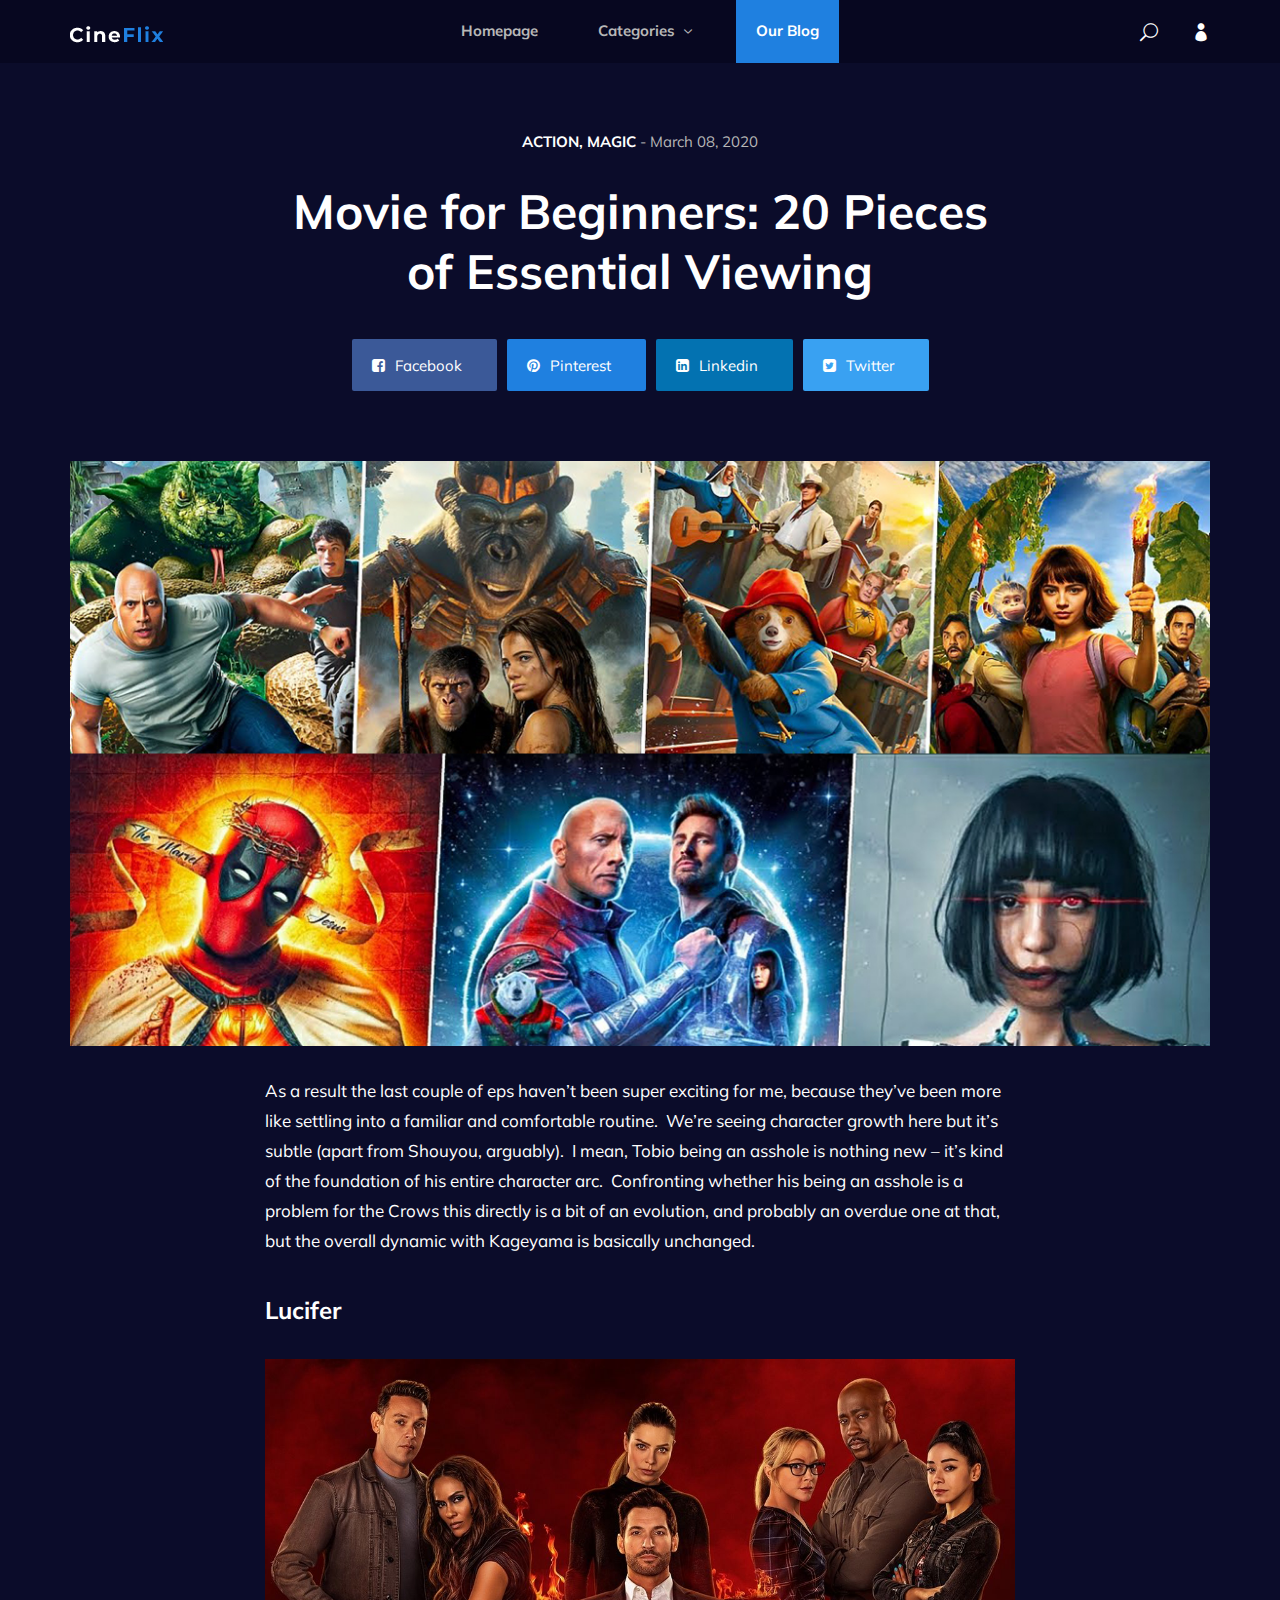
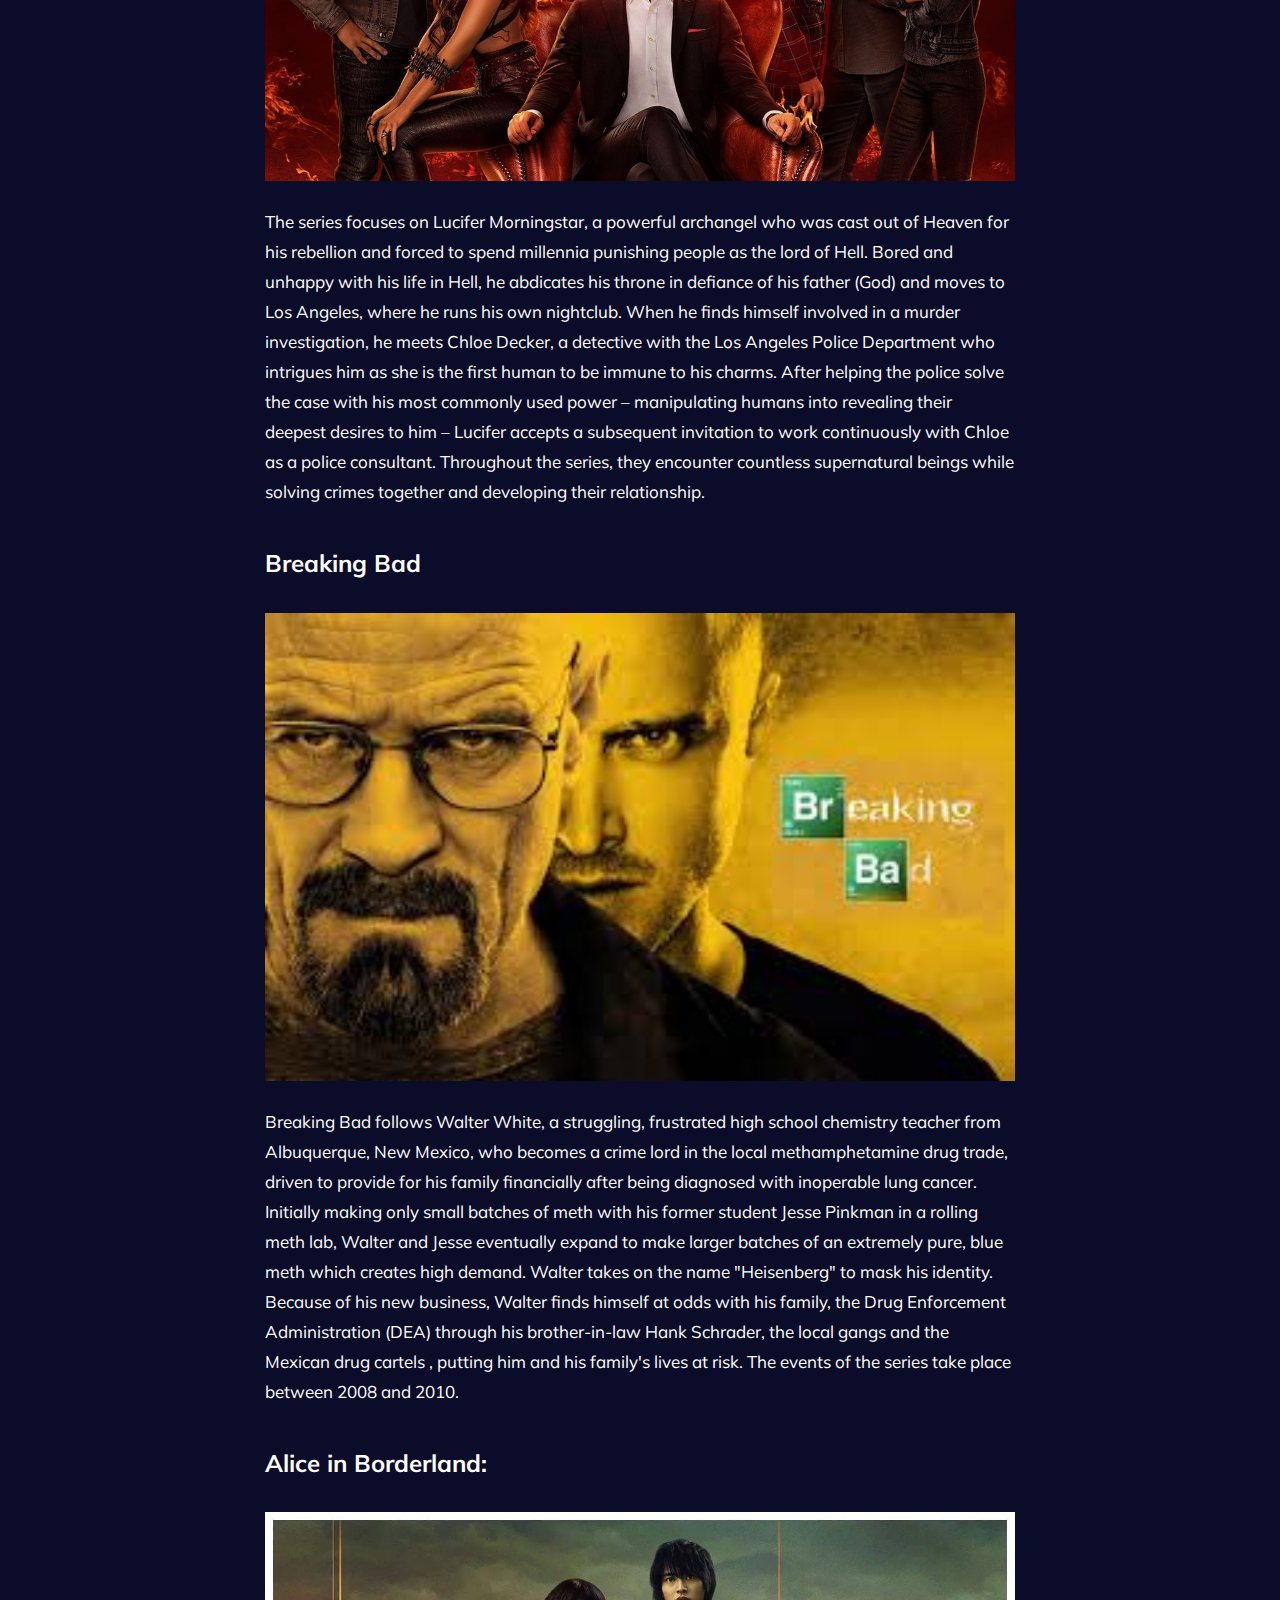
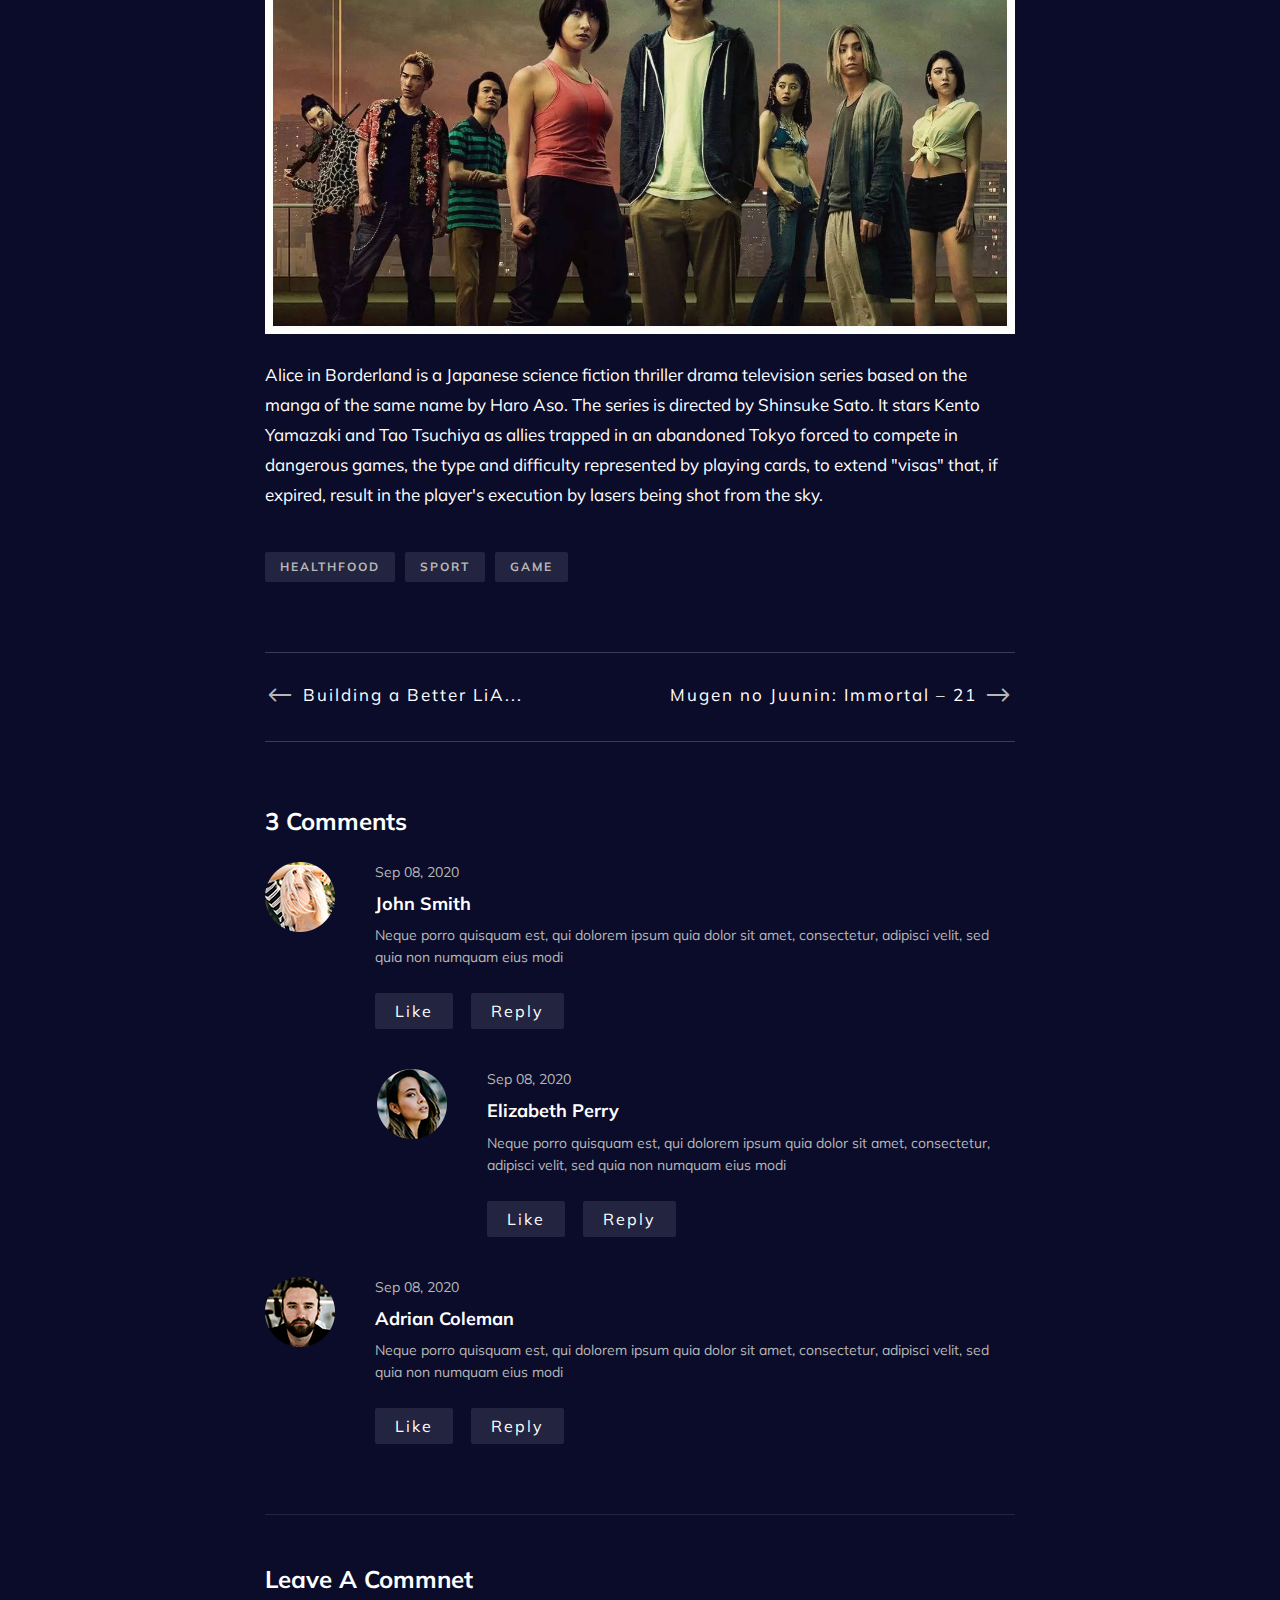
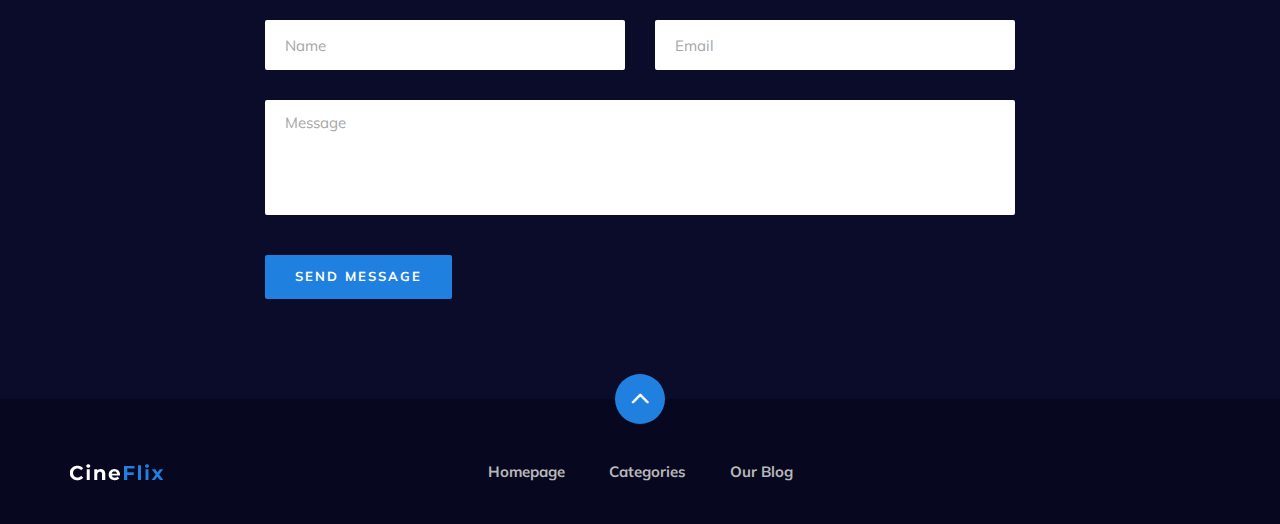
<file: CineFlix/blog-details.html>
<!DOCTYPE html>
<html lang="zxx">

<head>
    <meta charset="UTF-8">
    <meta name="description" content="Anime Template">
    <meta name="keywords" content="Anime, unica, creative, html">
    <meta name="viewport" content="width=device-width, initial-scale=1.0">
    <meta http-equiv="X-UA-Compatible" content="ie=edge">
    <title>CineFlix</title>

    <!-- Google Font -->
    <link href="https://fonts.googleapis.com/css2?family=Oswald:wght@300;400;500;600;700&display=swap" rel="stylesheet">
    <link href="https://fonts.googleapis.com/css2?family=Mulish:wght@300;400;500;600;700;800;900&display=swap"
    rel="stylesheet">

    <!-- Css Styles -->
    <link rel="stylesheet" href="css/bootstrap.min.css" type="text/css">
    <link rel="stylesheet" href="css/font-awesome.min.css" type="text/css">
    <link rel="stylesheet" href="css/elegant-icons.css" type="text/css">
    <link rel="stylesheet" href="css/plyr.css" type="text/css">
    <link rel="stylesheet" href="css/nice-select.css" type="text/css">
    <link rel="stylesheet" href="css/owl.carousel.min.css" type="text/css">
    <link rel="stylesheet" href="css/slicknav.min.css" type="text/css">
    <link rel="stylesheet" href="css/style.css" type="text/css">
</head>

<body>
    <!-- Page Preloder -->
    <div id="preloder">
        <div class="loader"></div>
    </div>

    <!-- Header Section Begin -->
    <header class="header">
        <div class="container">
            <div class="row">
                <div class="col-lg-2">
                    <div class="header__logo">
                        <a href="./index.html">
                            <img src="img/logo.png" alt="">
                        </a>
                    </div>
                </div>
                <div class="col-lg-8">
                    <div class="header__nav">
                        <nav class="header__menu mobile-menu">
                            <ul>
                                <li><a href="index.html">Homepage</a></li>
                                <li><a href="categories.html">Categories <span class="arrow_carrot-down"></span></a>
                                    <ul class="dropdown">
                                        <li><a href="categories.html">Categories</a></li>
                                        <li><a href="anime-details.html">Anime Details</a></li>
                                        <li><a href="anime-watching.html">Anime Watching</a></li>
                                        <li><a href="blog-details.html">Blog Details</a></li>
                                        <li><a href="signup.html">Sign Up</a></li>
                                        <li><a href="login.html">Login</a></li>
                                    </ul>
                                </li>
                                <li class="active"><a href="blog.html">Our Blog</a></li>
                                <!-- <li><a href="#">Contacts</a></li> -->
                            </ul>
                        </nav>
                    </div>
                </div>
                <div class="col-lg-2">
                    <div class="header__right">
                        <a href="#" class="search-switch"><span class="icon_search"></span></a>
                        <a href="login.html"><span class="icon_profile"></span></a>
                    </div>
                </div>
            </div>
            <div id="mobile-menu-wrap"></div>
        </div>
    </header>
    <!-- Header End -->

    <!-- Blog Details Section Begin -->
    <section class="blog-details spad">
        <div class="container">
            <div class="row d-flex justify-content-center">
                <div class="col-lg-8">
                    <div class="blog__details__title">
                        <h6>Action, Magic <span>- March 08, 2020</span></h6>
                        <h2>Movie for Beginners: 20 Pieces of Essential Viewing</h2>
                        <div class="blog__details__social">
                            <a href="#" class="facebook"><i class="fa fa-facebook-square"></i> Facebook</a>
                            <a href="#" class="pinterest"><i class="fa fa-pinterest"></i> Pinterest</a>
                            <a href="#" class="linkedin"><i class="fa fa-linkedin-square"></i> Linkedin</a>
                            <a href="#" class="twitter"><i class="fa fa-twitter-square"></i> Twitter</a>
                        </div>
                    </div>
                </div>
                <div class="col-lg-12">
                    <div class="blog__details__pic">
                        <img src="img/blog/details/blog-details-pic.jpg" alt="">
                    </div>
                </div>
                <div class="col-lg-8">
                    <div class="blog__details__content">
                        <div class="blog__details__text">
                            <p>As a result the last couple of eps haven’t been super exciting for me, because they’ve
                                been more like settling into a familiar and comfortable routine.  We’re seeing character
                                growth here but it’s subtle (apart from Shouyou, arguably).  I mean, Tobio being an
                                asshole is nothing new – it’s kind of the foundation of his entire character arc. 
                                Confronting whether his being an asshole is a problem for the Crows this directly is a
                                bit of an evolution, and probably an overdue one at that, but the overall dynamic with
                            Kageyama is basically unchanged.</p>
                        </div>
                        <div class="blog__details__item__text">
                            <h4>Lucifer</h4>
                            <img src="img/blog/details/luci.jpg" alt="">
                            <p>The series focuses on Lucifer Morningstar, a powerful archangel who was cast out of Heaven for his rebellion and forced to spend millennia punishing people as the lord of Hell. Bored and unhappy with his life in Hell, he abdicates his throne in defiance of his father (God) and moves to Los Angeles, where he runs his own nightclub. When he finds himself involved in a murder investigation, he meets Chloe Decker, a detective with the Los Angeles Police Department who intrigues him as she is the first human to be immune to his charms. After helping the police solve the case with his most commonly used power – manipulating humans into revealing their deepest desires to him – Lucifer accepts a subsequent invitation to work continuously with Chloe as a police consultant. Throughout the series, they encounter countless supernatural beings while solving crimes together and developing their relationship.</p>
                        </div>
                        <div class="blog__details__item__text">
                            <h4>Breaking Bad</h4>
                            <img src="img/blog/details/bb.jpg" alt="">
                            <p>Breaking Bad follows Walter White, a struggling, frustrated high school chemistry teacher from Albuquerque, New Mexico, who becomes a crime lord in the local methamphetamine drug trade, driven to provide for his family financially after being diagnosed with inoperable lung cancer. Initially making only small batches of meth with his former student Jesse Pinkman in a rolling meth lab, Walter and Jesse eventually expand to make larger batches of an extremely pure, blue meth which creates high demand. Walter takes on the name "Heisenberg" to mask his identity. Because of his new business, Walter finds himself at odds with his family, the Drug Enforcement Administration (DEA) through his brother-in-law Hank Schrader, the local gangs and the Mexican drug cartels , putting him and his family's lives at risk. The events of the series take place between 2008 and 2010.</p>
                        </div>
                        <div class="blog__details__item__text">
                            <h4>Alice in Borderland:</h4>
                            <img src="img/blog/details/aib.jpg" alt="">
                            <p>Alice in Borderland  is a Japanese science fiction thriller drama television series based on the manga of the same name by Haro Aso. The series is directed by Shinsuke Sato. It stars Kento Yamazaki and Tao Tsuchiya as allies trapped in an abandoned Tokyo forced to compete in dangerous games, the type and difficulty represented by playing cards, to extend "visas" that, if expired, result in the player's execution by lasers being shot from the sky.</p>
                        </div>
                        <div class="blog__details__tags">
                            <a href="#">Healthfood</a>
                            <a href="#">Sport</a>
                            <a href="#">Game</a>
                        </div>
                        <div class="blog__details__btns">
                            <div class="row">
                                <div class="col-lg-6">
                                    <div class="blog__details__btns__item">
                                        <h5><a href="#"><span class="arrow_left"></span> Building a Better LiA...</a>
                                        </h5>
                                    </div>
                                </div>
                                <div class="col-lg-6">
                                    <div class="blog__details__btns__item next__btn">
                                        <h5><a href="#">Mugen no Juunin: Immortal – 21 <span
                                            class="arrow_right"></span></a></h5>
                                        </div>
                                    </div>
                                </div>
                            </div>
                            <div class="blog__details__comment">
                                <h4>3 Comments</h4>
                                <div class="blog__details__comment__item">
                                    <div class="blog__details__comment__item__pic">
                                        <img src="img/blog/details/comment-1.png" alt="">
                                    </div>
                                    <div class="blog__details__comment__item__text">
                                        <span>Sep 08, 2020</span>
                                        <h5>John Smith</h5>
                                        <p>Neque porro quisquam est, qui dolorem ipsum quia dolor sit amet, consectetur,
                                        adipisci velit, sed quia non numquam eius modi</p>
                                        <a href="#">Like</a>
                                        <a href="#">Reply</a>
                                    </div>
                                </div>
                                <div class="blog__details__comment__item blog__details__comment__item--reply">
                                    <div class="blog__details__comment__item__pic">
                                        <img src="img/blog/details/comment-2.png" alt="">
                                    </div>
                                    <div class="blog__details__comment__item__text">
                                        <span>Sep 08, 2020</span>
                                        <h5>Elizabeth Perry</h5>
                                        <p>Neque porro quisquam est, qui dolorem ipsum quia dolor sit amet, consectetur,
                                        adipisci velit, sed quia non numquam eius modi</p>
                                        <a href="#">Like</a>
                                        <a href="#">Reply</a>
                                    </div>
                                </div>
                                <div class="blog__details__comment__item">
                                    <div class="blog__details__comment__item__pic">
                                        <img src="img/blog/details/comment-3.png" alt="">
                                    </div>
                                    <div class="blog__details__comment__item__text">
                                        <span>Sep 08, 2020</span>
                                        <h5>Adrian Coleman</h5>
                                        <p>Neque porro quisquam est, qui dolorem ipsum quia dolor sit amet, consectetur,
                                        adipisci velit, sed quia non numquam eius modi</p>
                                        <a href="#">Like</a>
                                        <a href="#">Reply</a>
                                    </div>
                                </div>
                            </div>
                            <div class="blog__details__form">
                                <h4>Leave A Commnet</h4>
                                <form action="#">
                                    <div class="row">
                                        <div class="col-lg-6 col-md-6 col-sm-6">
                                            <input type="text" placeholder="Name">
                                        </div>
                                        <div class="col-lg-6 col-md-6 col-sm-6">
                                            <input type="text" placeholder="Email">
                                        </div>
                                        <div class="col-lg-12">
                                            <textarea placeholder="Message"></textarea>
                                            <button type="submit" class="site-btn">Send Message</button>
                                        </div>
                                    </div>
                                </form>
                            </div>
                        </div>
                    </div>
                </div>
            </div>
        </section>
        <!-- Blog Details Section End -->

        <!-- Footer Section Begin -->
        <footer class="footer">
            <div class="page-up">
                <a href="#" id="scrollToTopButton"><span class="arrow_carrot-up"></span></a>
            </div>
            <div class="container">
                <div class="row">
                    <div class="col-lg-3">
                        <div class="footer__logo">
                            <a href="./index.html"><img src="img/logo.png" alt=""></a>
                        </div>
                    </div>
                    <div class="col-lg-6">
                        <div class="footer__nav">
                            <ul>
                                <li class="active"><a href="./index.html">Homepage</a></li>
                                <li><a href="./categories.html">Categories</a></li>
                                <li><a href="./blog.html">Our Blog</a></li>
                                <!-- <li><a href="#">Contacts</a></li> -->
                            </ul>
                        </div>
                    </div>
                    <div class="col-lg-3">
                        <p><!-- Link back to Colorlib can't be removed. Template is licensed under CC BY 3.0. -->
                          <!-- Copyright &copy;<script>document.write(new Date().getFullYear());</script> All rights reserved | This template is made with <i class="fa fa-heart" aria-hidden="true"></i> by <a href="https://colorlib.com" target="_blank">Colorlib</a> -->
                          <!-- Link back to Colorlib can't be removed. Template is licensed under CC BY 3.0. --></p>

                      </div>
                  </div>
              </div>
          </footer>
          <!-- Footer Section End -->

          <!-- Search model Begin -->
          <div class="search-model">
            <div class="h-100 d-flex align-items-center justify-content-center">
                <div class="search-close-switch"><i class="icon_close"></i></div>
                <form class="search-model-form">
                    <input type="text" id="search-input" placeholder="Search here.....">
                </form>
            </div>
        </div>
        <!-- Search model end -->

        <!-- Js Plugins -->
        <script src="js/jquery-3.3.1.min.js"></script>
        <script src="js/bootstrap.min.js"></script>
        <script src="js/player.js"></script>
        <script src="js/jquery.nice-select.min.js"></script>
        <script src="js/mixitup.min.js"></script>
        <script src="js/jquery.slicknav.js"></script>
        <script src="js/owl.carousel.min.js"></script>
        <script src="js/main.js"></script>

    </body>

    </html>
</file>
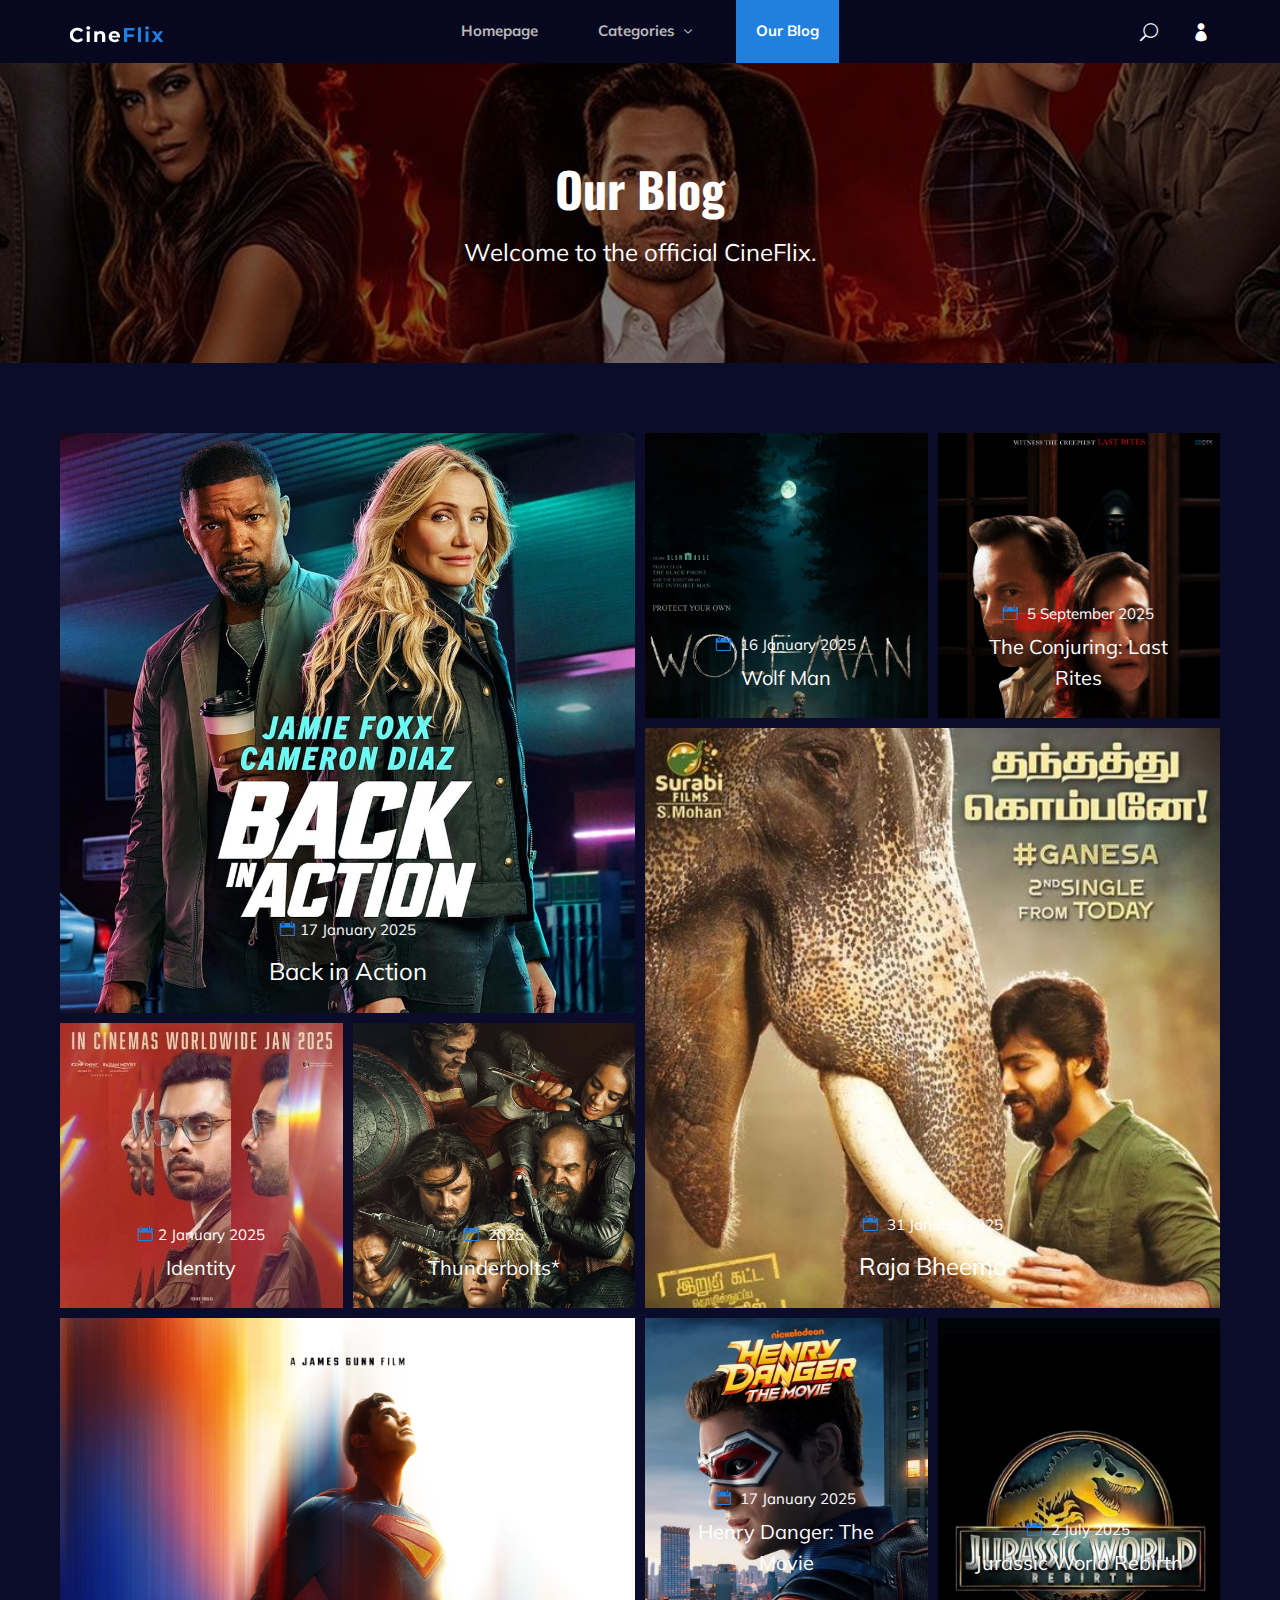
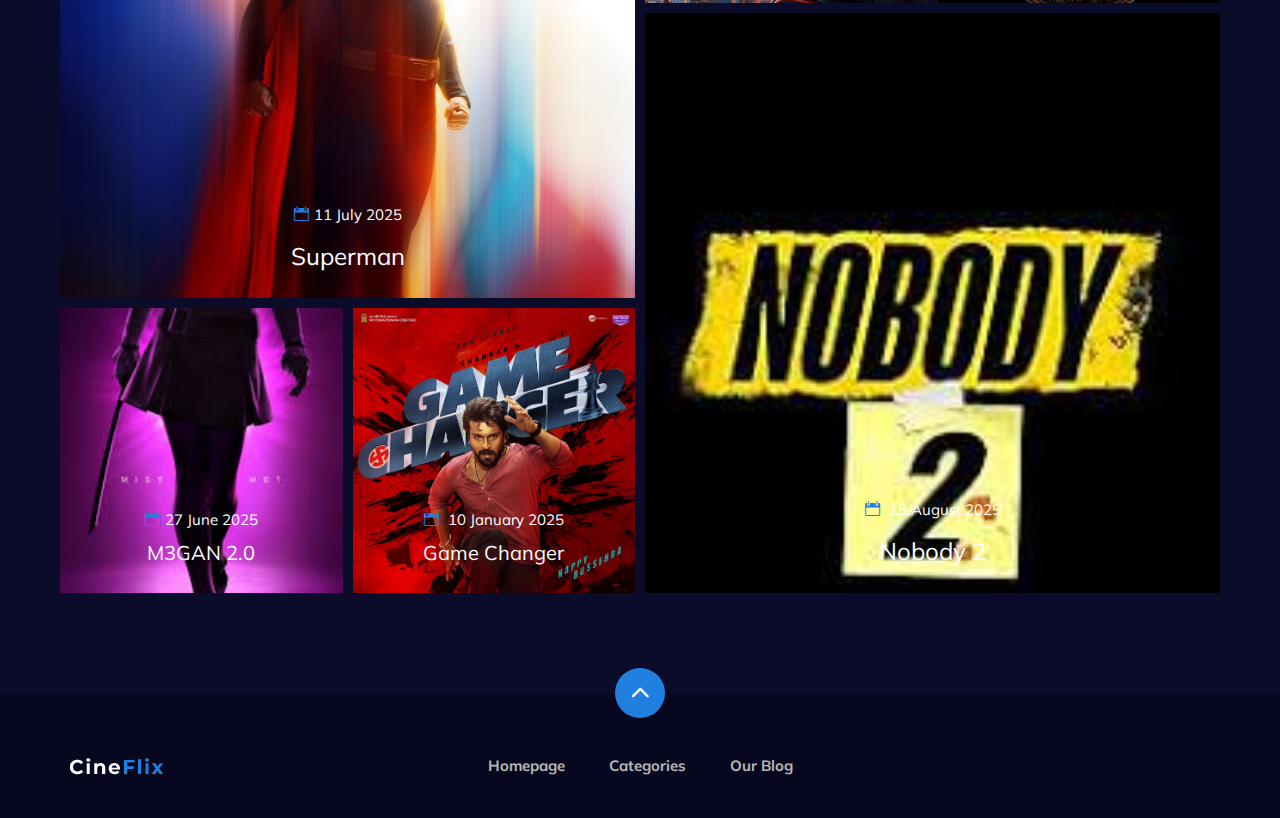
<file: CineFlix/blog.html>
<!DOCTYPE html>
<html lang="zxx">

<head>
    <meta charset="UTF-8">
    <meta name="description" content="Anime Template">
    <meta name="keywords" content="Anime, unica, creative, html">
    <meta name="viewport" content="width=device-width, initial-scale=1.0">
    <meta http-equiv="X-UA-Compatible" content="ie=edge">
    <title>CineFlix</title>

    <!-- Google Font -->
    <link href="https://fonts.googleapis.com/css2?family=Oswald:wght@300;400;500;600;700&display=swap" rel="stylesheet">
    <link href="https://fonts.googleapis.com/css2?family=Mulish:wght@300;400;500;600;700;800;900&display=swap"
    rel="stylesheet">

    <!-- Css Styles -->
    <link rel="stylesheet" href="css/bootstrap.min.css" type="text/css">
    <link rel="stylesheet" href="css/font-awesome.min.css" type="text/css">
    <link rel="stylesheet" href="css/elegant-icons.css" type="text/css">
    <link rel="stylesheet" href="css/plyr.css" type="text/css">
    <link rel="stylesheet" href="css/nice-select.css" type="text/css">
    <link rel="stylesheet" href="css/owl.carousel.min.css" type="text/css">
    <link rel="stylesheet" href="css/slicknav.min.css" type="text/css">
    <link rel="stylesheet" href="css/style.css" type="text/css">
</head>

<body>
    <!-- Page Preloder -->
    <div id="preloder">
        <div class="loader"></div>
    </div>

    <!-- Header Section Begin -->
    <header class="header">
        <div class="container">
            <div class="row">
                <div class="col-lg-2">
                    <div class="header__logo">
                        <a href="./index.html">
                            <img src="img/logo.png" alt="">
                        </a>
                    </div>
                </div>
                <div class="col-lg-8">
                    <div class="header__nav">
                        <nav class="header__menu mobile-menu">
                            <ul>
                                <li><a href="index.html">Homepage</a></li>
                                <li><a href="categories.html">Categories <span class="arrow_carrot-down"></span></a>
                                    <ul class="dropdown">
                                        <li><a href="categories.html">Categories</a></li>
                                        <li><a href="movie-details.html">Movie Details</a></li>
                                        <li><a href="movie-watching.html">Movie Watching</a></li>
                                        <li><a href="blog-details.html">Blog Details</a></li>
                                        <li><a href="signup.html">Sign Up</a></li>
                                        <li><a href="login.html">Login</a></li>
                                    </ul>
                                </li>
                                <li class="active"><a href="blog.html">Our Blog</a></li>
                                <!-- <li><a href="#">Contacts</a></li> -->
                            </ul>
                        </nav>
                    </div>
                </div>
                <div class="col-lg-2">
                    <div class="header__right">
                        <a href="#" class="search-switch"><span class="icon_search"></span></a>
                        <a href="login.html"><span class="icon_profile"></span></a>
                    </div>
                </div>
            </div>
            <div id="mobile-menu-wrap"></div>
        </div>
    </header>
    <!-- Header End -->

    <!-- Normal Breadcrumb Begin -->
    <section class="normal-breadcrumb set-bg" data-setbg="img/normal-breadcrumb.jpg">
        <div class="container">
            <div class="row">
                <div class="col-lg-12 text-center">
                    <div class="normal__breadcrumb__text">
                        <h2>Our Blog</h2>
                        <p>Welcome to the official CineFlix.</p>
                    </div>
                </div>
            </div>
        </div>
    </section>
    <!-- Normal Breadcrumb End -->

    <!-- Blog Section Begin -->
    <section class="blog spad">
        <div class="container">
            <div class="row">
                <div class="col-lg-6">
                    <div class="row">
                        <div class="col-lg-12">
                            <div class="blog__item set-bg" data-setbg="img/blog/back.jpg">
                                <div class="blog__item__text">
                                    <p><span class="icon_calendar"></span>17 January 2025 </p>
                                    <h4><a href="#">Back in Action</a></h4>
                                </div>
                            </div>
                        </div>
                        <div class="col-lg-6 col-md-6 col-sm-6">
                            <div class="blog__item small__item set-bg" data-setbg="img/blog/id.jpg">
                                <div class="blog__item__text">
                                    <p><span class="icon_calendar"></span>2 January 2025</p>
                                    <h4><a href="#">Identity</a></h4>
                                </div>
                            </div>
                        </div>
                        <div class="col-lg-6 col-md-6 col-sm-6">
                            <div class="blog__item small__item set-bg" data-setbg="img/blog/thunder.jpeg">
                                <div class="blog__item__text">
                                    <p><span class="icon_calendar"></span> 2025 </p>
                                    <h4><a href="#">Thunderbolts*</a></h4>
                                </div>
                            </div>
                        </div>
                        <div class="col-lg-12">
                            <div class="blog__item set-bg" data-setbg="img/blog/super.jpg">
                                <div class="blog__item__text">
                                    <p><span class="icon_calendar"></span>11 July 2025  </p>
                                    <h4><a href="#">Superman</a></h4>
                                </div>
                            </div>
                        </div>
                        <div class="col-lg-6 col-md-6 col-sm-6">
                            <div class="blog__item small__item set-bg" data-setbg="img/blog/me.jpg">
                                <div class="blog__item__text">
                                    <p><span class="icon_calendar"></span>27 June  2025 </p>
                                    <h4><a href="#">M3GAN 2.0</a></h4>
                                </div>
                            </div>
                        </div>
                        <div class="col-lg-6 col-md-6 col-sm-6">
                            <div class="blog__item small__item set-bg" data-setbg="img/blog/game.jpg">
                                <div class="blog__item__text">
                                    <p><span class="icon_calendar"></span> 10 January 2025</p>
                                    <h4><a href="#">Game Changer</a></h4>
                                </div>
                            </div>
                        </div>
                    </div>
                </div>
                <div class="col-lg-6">
                    <div class="row">
                        <div class="col-lg-6 col-md-6 col-sm-6">
                            <div class="blog__item small__item set-bg" data-setbg="img/blog/wolf.jpg">
                                <div class="blog__item__text">
                                    <p><span class="icon_calendar"></span> 16 January 2025</p>
                                    <h4><a href="#">Wolf Man</a></h4>
                                </div>
                            </div>
                        </div>
                        <div class="col-lg-6 col-md-6 col-sm-6">
                            <div class="blog__item small__item set-bg" data-setbg="img/blog/the.jpg">
                                <div class="blog__item__text">
                                    <p><span class="icon_calendar"></span> 5 September 2025</p>
                                    <h4><a href="#">The Conjuring: Last Rites</a></h4>
                                </div>
                            </div>
                        </div>
                        <div class="col-lg-12">
                            <div class="blog__item set-bg" data-setbg="img/blog/raja.jpg">
                                <div class="blog__item__text">
                                    <p><span class="icon_calendar"></span> 31 January 2025</p>
                                    <h4><a href="#">Raja Bheema</a></h4>
                                </div>
                            </div>
                        </div>
                        <div class="col-lg-6 col-md-6 col-sm-6">
                            <div class="blog__item small__item set-bg" data-setbg="img/blog/hen.jpg">
                                <div class="blog__item__text">
                                    <p><span class="icon_calendar"></span> 17 January 2025</p>
                                    <h4><a href="#">Henry Danger: The Movie</a></h4>
                                </div>
                            </div>
                        </div>
                        <div class="col-lg-6 col-md-6 col-sm-6">
                            <div class="blog__item small__item set-bg" data-setbg="img/blog/jur.jpg">
                                <div class="blog__item__text">
                                    <p><span class="icon_calendar"></span> 2 July 2025</p>
                                    <h4><a href="#">Jurassic World Rebirth</a></h4>
                                </div>
                            </div>
                        </div>
                        <div class="col-lg-12">
                            <div class="blog__item set-bg" data-setbg="img/blog/no.jpg">
                                <div class="blog__item__text">
                                    <p><span class="icon_calendar"></span> 15 August 2025</p>
                                    <h4><a href="#">Nobody 2</a></h4>
                                </div>
                            </div>
                        </div>
                    </div>
                </div>
            </div>
        </div>
    </section>
    <!-- Blog Section End -->

    <!-- Footer Section Begin -->
    <footer class="footer">
        <div class="page-up">
            <a href="#" id="scrollToTopButton"><span class="arrow_carrot-up"></span></a>
        </div>
        <div class="container">
            <div class="row">
                <div class="col-lg-3">
                    <div class="footer__logo">
                        <a href="./index.html"><img src="img/logo.png" alt=""></a>
                    </div>
                </div>
                <div class="col-lg-6">
                    <div class="footer__nav">
                        <ul>
                            <li class="active"><a href="./index.html">Homepage</a></li>
                            <li><a href="./categories.html">Categories</a></li>
                            <li><a href="./blog.html">Our Blog</a></li>
                            <!-- <li><a href="#">Contacts</a></li> -->
                        </ul>
                    </div>
                </div>
                <div class="col-lg-3">
                    <p><!-- Link back to Colorlib can't be removed. Template is licensed under CC BY 3.0. -->
                      <!-- Copyright &copy;<script>document.write(new Date().getFullYear());</script> All rights reserved | This template is made with <i class="fa fa-heart" aria-hidden="true"></i> by <a href="https://colorlib.com" target="_blank">Colorlib</a> -->
                      <!-- Link back to Colorlib can't be removed. Template is licensed under CC BY 3.0. --></p>

                  </div>
              </div>
          </div>
      </footer>
      <!-- Footer Section End -->

      <!-- Search model Begin -->
      <div class="search-model">
        <div class="h-100 d-flex align-items-center justify-content-center">
            <div class="search-close-switch"><i class="icon_close"></i></div>
            <form class="search-model-form">
                <input type="text" id="search-input" placeholder="Search here.....">
            </form>
        </div>
    </div>
    <!-- Search model end -->

    <!-- Js Plugins -->
    <script src="js/jquery-3.3.1.min.js"></script>
    <script src="js/bootstrap.min.js"></script>
    <script src="js/player.js"></script>
    <script src="js/jquery.nice-select.min.js"></script>
    <script src="js/mixitup.min.js"></script>
    <script src="js/jquery.slicknav.js"></script>
    <script src="js/owl.carousel.min.js"></script>
    <script src="js/main.js"></script>

</body>

</html>
</file>
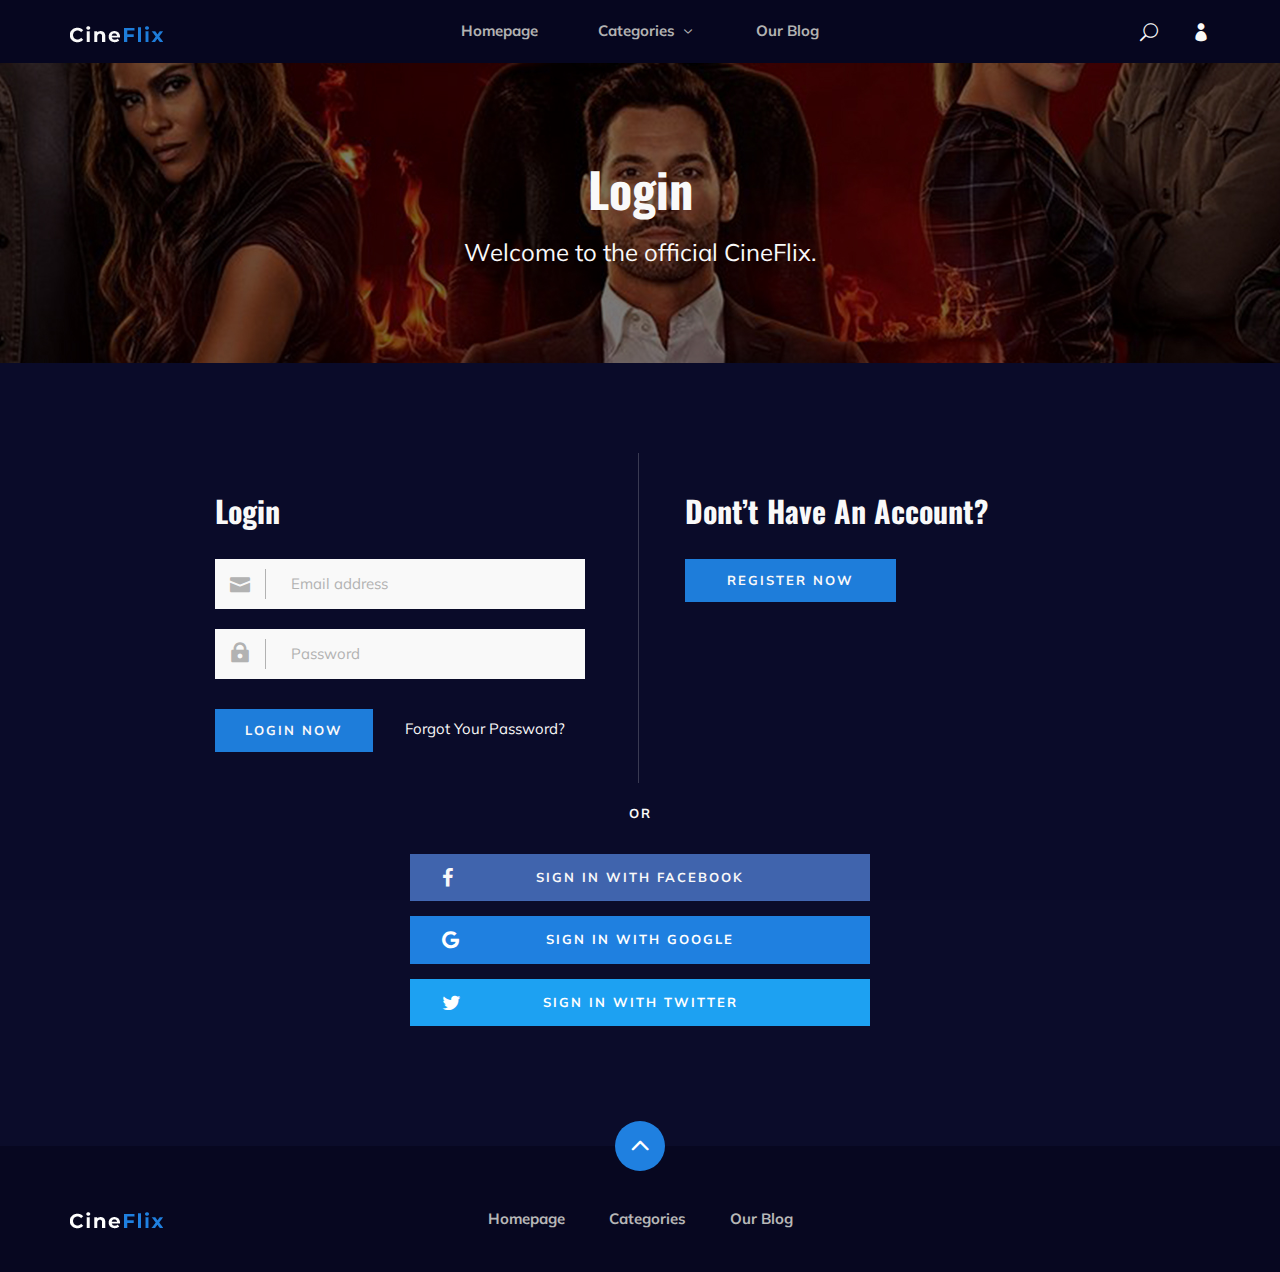
<file: CineFlix/login.html>
<!DOCTYPE html>
<html lang="zxx">

<head>
    <meta charset="UTF-8">
    <meta name="description" content="Anime Template">
    <meta name="keywords" content="Anime, unica, creative, html">
    <meta name="viewport" content="width=device-width, initial-scale=1.0">
    <meta http-equiv="X-UA-Compatible" content="ie=edge">
    <title>CineFlix</title>

    <!-- Google Font -->
    <link href="https://fonts.googleapis.com/css2?family=Oswald:wght@300;400;500;600;700&display=swap" rel="stylesheet">
    <link href="https://fonts.googleapis.com/css2?family=Mulish:wght@300;400;500;600;700;800;900&display=swap"
    rel="stylesheet">

    <!-- Css Styles -->
    <link rel="stylesheet" href="css/bootstrap.min.css" type="text/css">
    <link rel="stylesheet" href="css/font-awesome.min.css" type="text/css">
    <link rel="stylesheet" href="css/elegant-icons.css" type="text/css">
    <link rel="stylesheet" href="css/plyr.css" type="text/css">
    <link rel="stylesheet" href="css/nice-select.css" type="text/css">
    <link rel="stylesheet" href="css/owl.carousel.min.css" type="text/css">
    <link rel="stylesheet" href="css/slicknav.min.css" type="text/css">
    <link rel="stylesheet" href="css/style.css" type="text/css">
</head>

<body>
    <!-- Page Preloder -->
    <div id="preloder">
        <div class="loader"></div>
    </div>

    <!-- Header Section Begin -->
    <header class="header">
        <div class="container">
            <div class="row">
                <div class="col-lg-2">
                    <div class="header__logo">
                        <a href="index.html">
                            <img src="img/logo.png" alt="">
                        </a>
                    </div>
                </div>
                <div class="col-lg-8">
                    <div class="header__nav">
                        <nav class="header__menu mobile-menu">
                            <ul>
                                <li><a href="index.html">Homepage</a></li>
                                <li><a href="categories.html">Categories <span class="arrow_carrot-down"></span></a>
                                    <ul class="dropdown">
                                        <li><a href="categories.html">Categories</a></li>
                                        <li><a href="movie-details.html">Movie Details</a></li>
                                        <li><a href="movie-watching.html">Movie Watching</a></li>
                                        <li><a href="blog-details.html">Blog Details</a></li>
                                        <li><a href="signup.html">Sign Up</a></li>
                                        <li><a href="login.html">Login</a></li>
                                    </ul>
                                </li>
                                <li><a href="blog.html">Our Blog</a></li>
                                <!-- <li><a href="#">Contacts</a></li> -->
                            </ul>
                        </nav>
                    </div>
                </div>
                <div class="col-lg-2">
                    <div class="header__right">
                        <a href="#" class="search-switch"><span class="icon_search"></span></a>
                        <a href="login.html"><span class="icon_profile"></span></a>
                    </div>
                </div>
            </div>
            <div id="mobile-menu-wrap"></div>
        </div>
    </header>
    <!-- Header End -->

    <!-- Normal Breadcrumb Begin -->
    <section class="normal-breadcrumb set-bg" data-setbg="img/normal-breadcrumb.jpg">
        <div class="container">
            <div class="row">
                <div class="col-lg-12 text-center">
                    <div class="normal__breadcrumb__text">
                        <h2>Login</h2>
                        <p>Welcome to the official CineFlix.</p>
                    </div>
                </div>
            </div>
        </div>
    </section>
    <!-- Normal Breadcrumb End -->

    <!-- Login Section Begin -->
    <section class="login spad">
        <div class="container">
            <div class="row">
                <div class="col-lg-6">
                    <div class="login__form">
                        <h3>Login</h3>
                        <form action="#">
                            <div class="input__item">
                                <input type="text" placeholder="Email address">
                                <span class="icon_mail"></span>
                            </div>
                            <div class="input__item">
                                <input type="text" placeholder="Password">
                                <span class="icon_lock"></span>
                            </div>
                            <button type="submit" class="site-btn">Login Now</button>
                        </form>
                        <a href="#" class="forget_pass">Forgot Your Password?</a>
                    </div>
                </div>
                <div class="col-lg-6">
                    <div class="login__register">
                        <h3>Dont’t Have An Account?</h3>
                        <a href="#" class="primary-btn">Register Now</a>
                    </div>
                </div>
            </div>
            <div class="login__social">
                <div class="row d-flex justify-content-center">
                    <div class="col-lg-6">
                        <div class="login__social__links">
                            <span>or</span>
                            <ul>
                                <li><a href="#" class="facebook"><i class="fa fa-facebook"></i> Sign in With
                                Facebook</a></li>
                                <li><a href="#" class="google"><i class="fa fa-google"></i> Sign in With Google</a></li>
                                <li><a href="#" class="twitter"><i class="fa fa-twitter"></i> Sign in With Twitter</a>
                                </li>
                            </ul>
                        </div>
                    </div>
                </div>
            </div>
        </div>
    </section>
    <!-- Login Section End -->

    <!-- Footer Section Begin -->
    <footer class="footer">
        <div class="page-up">
            <a href="#" id="scrollToTopButton"><span class="arrow_carrot-up"></span></a>
        </div>
        <div class="container">
            <div class="row">
                <div class="col-lg-3">
                    <div class="footer__logo">
                        <a href="./index.html"><img src="img/logo.png" alt=""></a>
                    </div>
                </div>
                <div class="col-lg-6">
                    <div class="footer__nav">
                        <ul>
                            <li class="active"><a href="index.html">Homepage</a></li>
                            <li><a href="categories.html">Categories</a></li>
                            <li><a href="blog.html">Our Blog</a></li>
                            <!-- <li><a href="#">Contacts</a></li> -->
                        </ul>
                    </div>
                </div>
                <div class="col-lg-3">
                    <p><!-- Link back to Colorlib can't be removed. Template is licensed under CC BY 3.0. -->
                      <!-- Copyright &copy;<script>document.write(new Date().getFullYear());</script> All rights reserved | This template is made with <i class="fa fa-heart" aria-hidden="true"></i> by <a href="https://colorlib.com" target="_blank">Colorlib</a> -->
                      <!-- Link back to Colorlib can't be removed. Template is licensed under CC BY 3.0. --></p>

                  </div>
              </div>
          </div>
      </footer>
      <!-- Footer Section End -->

      <!-- Search model Begin -->
      <div class="search-model">
        <div class="h-100 d-flex align-items-center justify-content-center">
            <div class="search-close-switch"><i class="icon_close"></i></div>
            <form class="search-model-form">
                <input type="text" id="search-input" placeholder="Search here.....">
            </form>
        </div>
    </div>
    <!-- Search model end -->

    <!-- Js Plugins -->
    <script src="js/jquery-3.3.1.min.js"></script>
    <script src="js/bootstrap.min.js"></script>
    <script src="js/player.js"></script>
    <script src="js/jquery.nice-select.min.js"></script>
    <script src="js/mixitup.min.js"></script>
    <script src="js/jquery.slicknav.js"></script>
    <script src="js/owl.carousel.min.js"></script>
    <script src="js/main.js"></script>


</body>

</html>
</file>
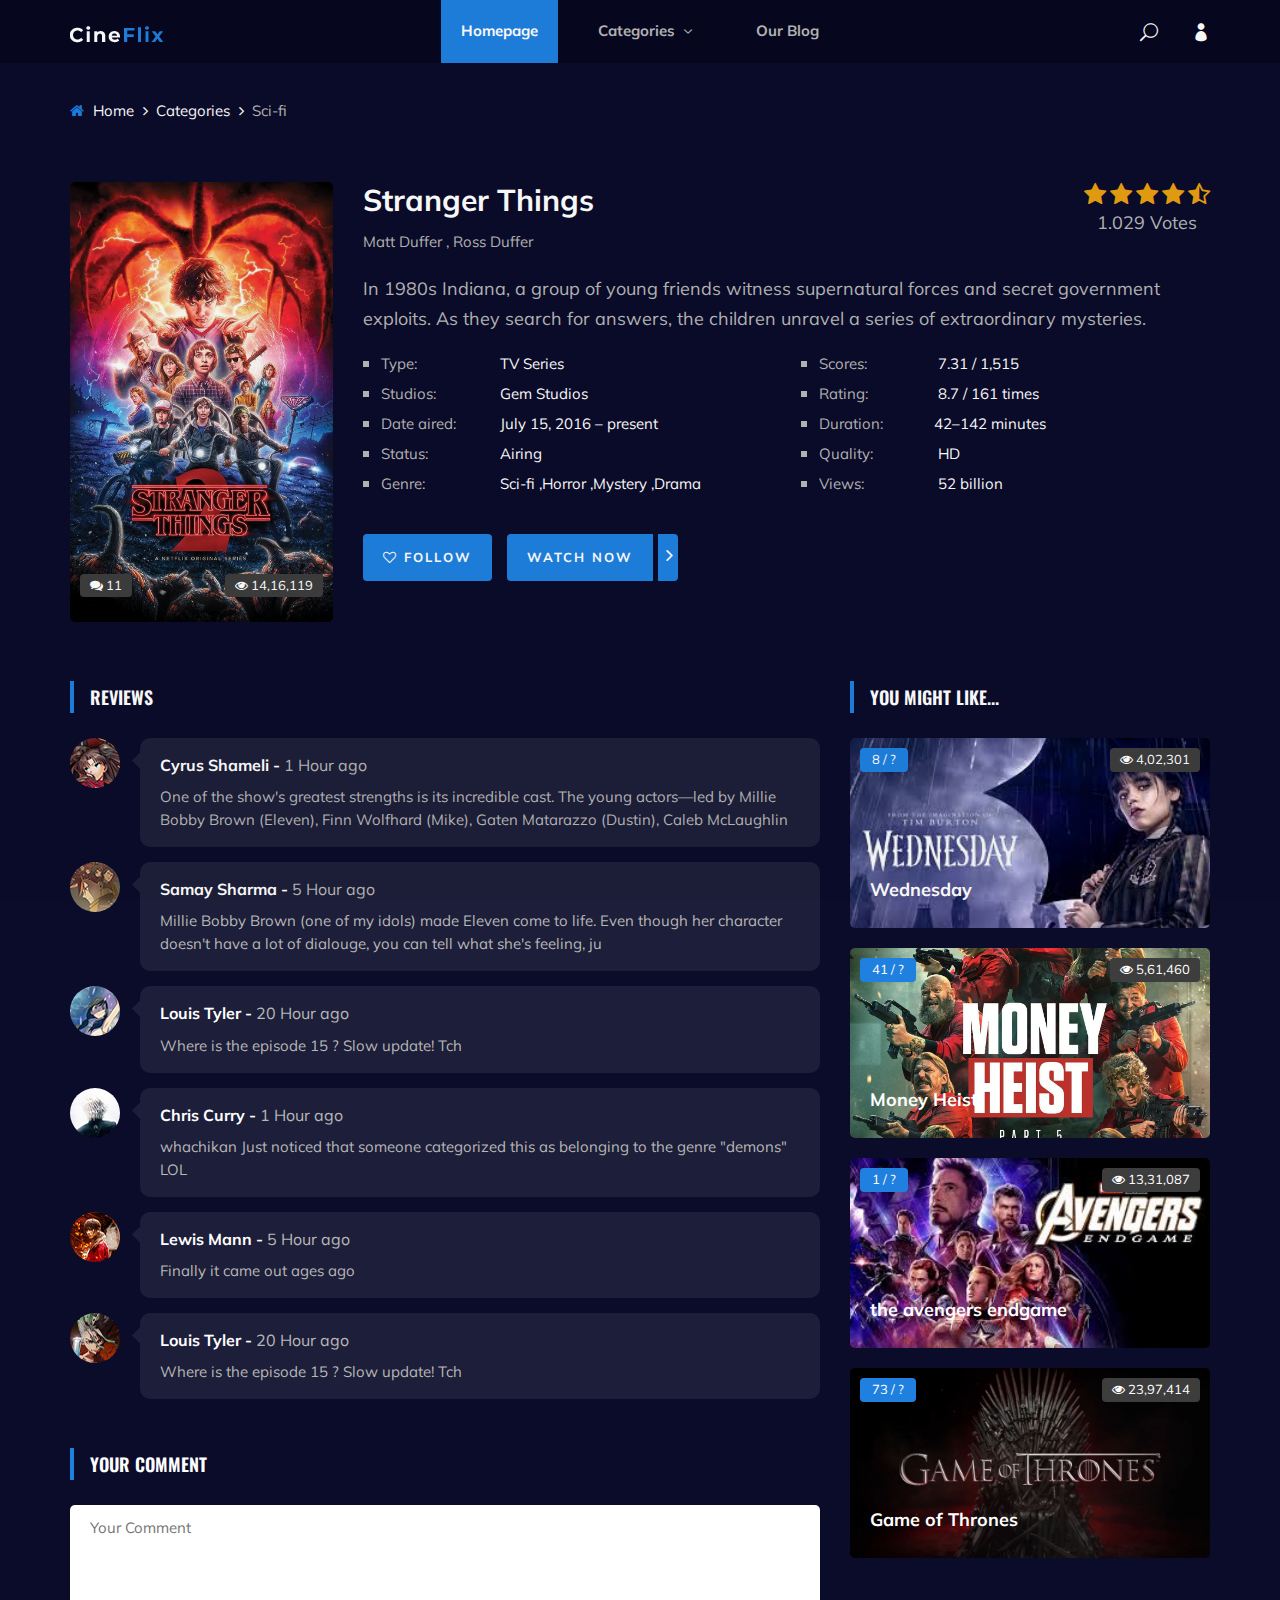
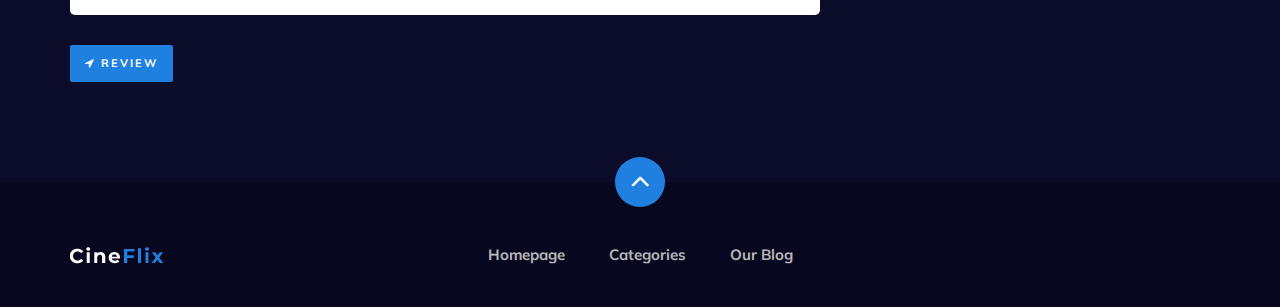
<file: CineFlix/movie-details.html>
<!DOCTYPE html>
<html lang="zxx">

<head>
    <meta charset="UTF-8">
    <meta name="description" content="Anime Template">
    <meta name="keywords" content="Anime, unica, creative, html">
    <meta name="viewport" content="width=device-width, initial-scale=1.0">
    <meta http-equiv="X-UA-Compatible" content="ie=edge">
    <title>CineFlix </title>

    <!-- Google Font -->
    <link href="https://fonts.googleapis.com/css2?family=Oswald:wght@300;400;500;600;700&display=swap" rel="stylesheet">
    <link href="https://fonts.googleapis.com/css2?family=Mulish:wght@300;400;500;600;700;800;900&display=swap"
    rel="stylesheet">

    <!-- Css Styles -->
    <link rel="stylesheet" href="css/bootstrap.min.css" type="text/css">
    <link rel="stylesheet" href="css/font-awesome.min.css" type="text/css">
    <link rel="stylesheet" href="css/elegant-icons.css" type="text/css">
    <link rel="stylesheet" href="css/plyr.css" type="text/css">
    <link rel="stylesheet" href="css/nice-select.css" type="text/css">
    <link rel="stylesheet" href="css/owl.carousel.min.css" type="text/css">
    <link rel="stylesheet" href="css/slicknav.min.css" type="text/css">
    <link rel="stylesheet" href="css/style.css" type="text/css">
</head>

<body>
    <!-- Page Preloder -->
    <div id="preloder">
        <div class="loader"></div>
    </div>

    <!-- Header Section Begin -->
    <header class="header">
        <div class="container">
            <div class="row">
                <div class="col-lg-2">
                    <div class="header__logo">
                        <a href="./index.html">
                            <img src="img/logo.png" alt="">
                        </a>
                    </div>
                </div>
                <div class="col-lg-8">
                    <div class="header__nav">
                        <nav class="header__menu mobile-menu">
                            <ul>
                                <li class="active"><a href="index.html">Homepage</a></li>
                                <li><a href="categories.html">Categories <span class="arrow_carrot-down"></span></a>
                                    <ul class="dropdown">
                                        <li><a href="categories.html">Categories</a></li>
                                        <li><a href="movie-details.html">Movie Details</a></li>
                                        <li><a href="movie-watching.html">Movie Watching</a></li>
                                        <li><a href="blog-details.html">Blog Details</a></li>
                                        <li><a href="signup.html">Sign Up</a></li>
                                        <li><a href="login.html">Login</a></li>
                                    </ul>
                                </li>
                                <li><a href="blog.html">Our Blog</a></li>
                                <!-- <li><a href="#">Contacts</a></li> -->
                            </ul>
                        </nav>
                    </div>
                </div>
                <div class="col-lg-2">
                    <div class="header__right">
                        <a href="#" class="search-switch"><span class="icon_search"></span></a>
                        <a href="./login.html"><span class="icon_profile"></span></a>
                    </div>
                </div>
            </div>
            <div id="mobile-menu-wrap"></div>
        </div>
    </header>
    <!-- Header End -->

    <!-- Breadcrumb Begin -->
    <div class="breadcrumb-option">
        <div class="container">
            <div class="row">
                <div class="col-lg-12">
                    <div class="breadcrumb__links">
                        <a href="./index.html"><i class="fa fa-home"></i> Home</a>
                        <a href="./categories.html">Categories</a>
                        <span>Sci-fi</span>
                    </div>
                </div>
            </div>
        </div>
    </div>
    <!-- Breadcrumb End -->

    <!-- Anime Section Begin -->
    <section class="anime-details spad">
        <div class="container">
            <div class="anime__details__content">
                <div class="row">
                    <div class="col-lg-3">
                        <div class="anime__details__pic set-bg" data-setbg="img/anime/detail.jpg">
                            <div class="comment"><i class="fa fa-comments"></i> 11</div>
                            <div class="view"><i class="fa fa-eye"></i> 14,16,119</div>
                        </div>
                    </div>
                    <div class="col-lg-9">
                        <div class="anime__details__text">
                            <div class="anime__details__title">
                                <h3>Stranger Things</h3>
                                <span>Matt Duffer
                                   , Ross Duffer</span>
                            </div>
                            <div class="anime__details__rating">
                                <div class="rating">
                                    <a href="#"><i class="fa fa-star"></i></a>
                                    <a href="#"><i class="fa fa-star"></i></a>
                                    <a href="#"><i class="fa fa-star"></i></a>
                                    <a href="#"><i class="fa fa-star"></i></a>
                                    <a href="#"><i class="fa fa-star-half-o"></i></a>
                                </div>
                                <span>1.029 Votes</span>
                            </div>
                            <p>In 1980s Indiana, a group of young friends witness supernatural forces and secret government exploits. As they search for answers, the children unravel a series of extraordinary mysteries.</p>
                            <div class="anime__details__widget">
                                <div class="row">
                                    <div class="col-lg-6 col-md-6">
                                        <ul>
                                            <li><span>Type:</span> TV Series</li>
                                            <li><span>Studios:</span> Gem Studios</li>
                                            <li><span>Date aired:</span> July 15, 2016 –
                                                present</li>
                                            <li><span>Status:</span> Airing</li>
                                            <li><span>Genre:</span> 	
                                                Sci-fi
                                                ,Horror
                                                ,Mystery
                                                ,Drama</li>
                                        </ul>
                                    </div>
                                    <div class="col-lg-6 col-md-6">
                                        <ul>
                                            <li><span>Scores:</span> 7.31 / 1,515</li>
                                            <li><span>Rating:</span> 8.7 / 161 times</li>
                                            <li><span>Duration:</span>42–142 minutes</li>
                                            <li><span>Quality:</span> HD</li>
                                            <li><span>Views:</span> 52 billion</li>
                                        </ul>
                                    </div>
                                </div>
                            </div>
                            <div class="anime__details__btn">
                                <a href="#" class="follow-btn"><i class="fa fa-heart-o"></i> Follow</a>
                                <a href="#" class="watch-btn"><span>Watch Now</span> <i
                                    class="fa fa-angle-right"></i></a>
                                </div>
                            </div>
                        </div>
                    </div>
                </div>
                <div class="row">
                    <div class="col-lg-8 col-md-8">
                        <div class="anime__details__review">
                            <div class="section-title">
                                <h5>Reviews</h5>
                            </div>
                            <div class="anime__review__item">
                                <div class="anime__review__item__pic">
                                    <img src="img/anime/review-1.jpg" alt="">
                                </div>
                                <div class="anime__review__item__text">
                                    <h6>Cyrus Shameli - <span>1 Hour ago</span></h6>
                                    <p>One of the show's greatest strengths is its incredible cast. The young actors—led by Millie Bobby Brown (Eleven), Finn Wolfhard (Mike), Gaten Matarazzo (Dustin), Caleb McLaughlin </p>
                                </div>
                            </div>
                            <div class="anime__review__item">
                                <div class="anime__review__item__pic">
                                    <img src="img/anime/review-2.jpg" alt="">
                                </div>
                                <div class="anime__review__item__text">
                                    <h6>Samay Sharma - <span>5 Hour ago</span></h6>
                                    <p>Millie Bobby Brown (one of my idols) made Eleven come to life. Even though her character doesn't have a lot of dialouge, you can tell what she's feeling, ju</p>
                                </div>
                            </div>
                            <div class="anime__review__item">
                                <div class="anime__review__item__pic">
                                    <img src="img/anime/review-3.jpg" alt="">
                                </div>
                                <div class="anime__review__item__text">
                                    <h6>Louis Tyler - <span>20 Hour ago</span></h6>
                                    <p>Where is the episode 15 ? Slow update! Tch</p>
                                </div>
                            </div>
                            <div class="anime__review__item">
                                <div class="anime__review__item__pic">
                                    <img src="img/anime/review-4.jpg" alt="">
                                </div>
                                <div class="anime__review__item__text">
                                    <h6>Chris Curry - <span>1 Hour ago</span></h6>
                                    <p>whachikan Just noticed that someone categorized this as belonging to the genre
                                    "demons" LOL</p>
                                </div>
                            </div>
                            <div class="anime__review__item">
                                <div class="anime__review__item__pic">
                                    <img src="img/anime/review-5.jpg" alt="">
                                </div>
                                <div class="anime__review__item__text">
                                    <h6>Lewis Mann - <span>5 Hour ago</span></h6>
                                    <p>Finally it came out ages ago</p>
                                </div>
                            </div>
                            <div class="anime__review__item">
                                <div class="anime__review__item__pic">
                                    <img src="img/anime/review-6.jpg" alt="">
                                </div>
                                <div class="anime__review__item__text">
                                    <h6>Louis Tyler - <span>20 Hour ago</span></h6>
                                    <p>Where is the episode 15 ? Slow update! Tch</p>
                                </div>
                            </div>
                        </div>
                        <div class="anime__details__form">
                            <div class="section-title">
                                <h5>Your Comment</h5>
                            </div>
                            <form action="#">
                                <textarea placeholder="Your Comment"></textarea>
                                <button type="submit"><i class="fa fa-location-arrow"></i> Review</button>
                            </form>
                        </div>
                    </div>
                    <div class="col-lg-4 col-md-4">
                        <div class="anime__details__sidebar">
                            <div class="section-title">
                                <h5>you might like...</h5>
                            </div>
                            <div class="product__sidebar__view__item set-bg" data-setbg="img/sidebar/wed.jpg">
                                <div class="ep">8 / ?</div>
                                <div class="view"><i class="fa fa-eye"></i> 4,02,301</div>
                                <h5><a href="#">Wednesday</a></h5>
                            </div>
                            <div class="product__sidebar__view__item set-bg" data-setbg="img/sidebar/money.avif">
                                <div class="ep">41 / ?</div>
                                <div class="view"><i class="fa fa-eye"></i> 5,61,460</div>
                                <h5><a href="#">Money Heist</a></h5>
                            </div>
                            <div class="product__sidebar__view__item set-bg" data-setbg="img/sidebar/end.jpg">
                                <div class="ep">1 / ?</div>
                                <div class="view"><i class="fa fa-eye"></i> 13,31,087</div>
                                <h5><a href="#">the avengers endgame</a></h5>
                            </div>
                            <div class="product__sidebar__view__item set-bg" data-setbg="img/sidebar/got.jpg">
                                <div class="ep">73 / ?</div>
                                <div class="view"><i class="fa fa-eye"></i> 23,97,414</div>
                                <h5><a href="#">Game of Thrones</a></h5>
                            </div>
                        </div>
                    </div>
                </div>
            </div>
        </section>
        <!-- Anime Section End -->

        <!-- Footer Section Begin -->
        <footer class="footer">
            <div class="page-up">
                <a href="#" id="scrollToTopButton"><span class="arrow_carrot-up"></span></a>
            </div>
            <div class="container">
                <div class="row">
                    <div class="col-lg-3">
                        <div class="footer__logo">
                            <a href="./index.html"><img src="img/logo.png" alt=""></a>
                        </div>
                    </div>
                    <div class="col-lg-6">
                        <div class="footer__nav">
                            <ul>
                                <li class="active"><a href="index.html">Homepage</a></li>
                                <li><a href="categories.html">Categories</a></li>
                                <li><a href="blog.html">Our Blog</a></li>
                                <!-- <li><a href="#">Contacts</a></li> -->
                            </ul>
                        </div>
                    </div>
                    <div class="col-lg-3">
                        <p><!-- Link back to Colorlib can't be removed. Template is licensed under CC BY 3.0. -->
                          <!-- Copyright &copy;<script>document.write(new Date().getFullYear());</script> All rights reserved | This template is made with <i class="fa fa-heart" aria-hidden="true"></i> by <a href="https://colorlib.com" target="_blank">Colorlib</a> -->
                          <!-- Link back to Colorlib can't be removed. Template is licensed under CC BY 3.0. --></p>

                      </div>
                  </div>
              </div>
          </footer>
          <!-- Footer Section End -->

          <!-- Search model Begin -->
          <div class="search-model">
            <div class="h-100 d-flex align-items-center justify-content-center">
                <div class="search-close-switch"><i class="icon_close"></i></div>
                <form class="search-model-form">
                    <input type="text" id="search-input" placeholder="Search here.....">
                </form>
            </div>
        </div>
        <!-- Search model end -->

        <!-- Js Plugins -->
        <script src="js/jquery-3.3.1.min.js"></script>
        <script src="js/bootstrap.min.js"></script>
        <script src="js/player.js"></script>
        <script src="js/jquery.nice-select.min.js"></script>
        <script src="js/mixitup.min.js"></script>
        <script src="js/jquery.slicknav.js"></script>
        <script src="js/owl.carousel.min.js"></script>
        <script src="js/main.js"></script>

    </body>

    </html>
</file>
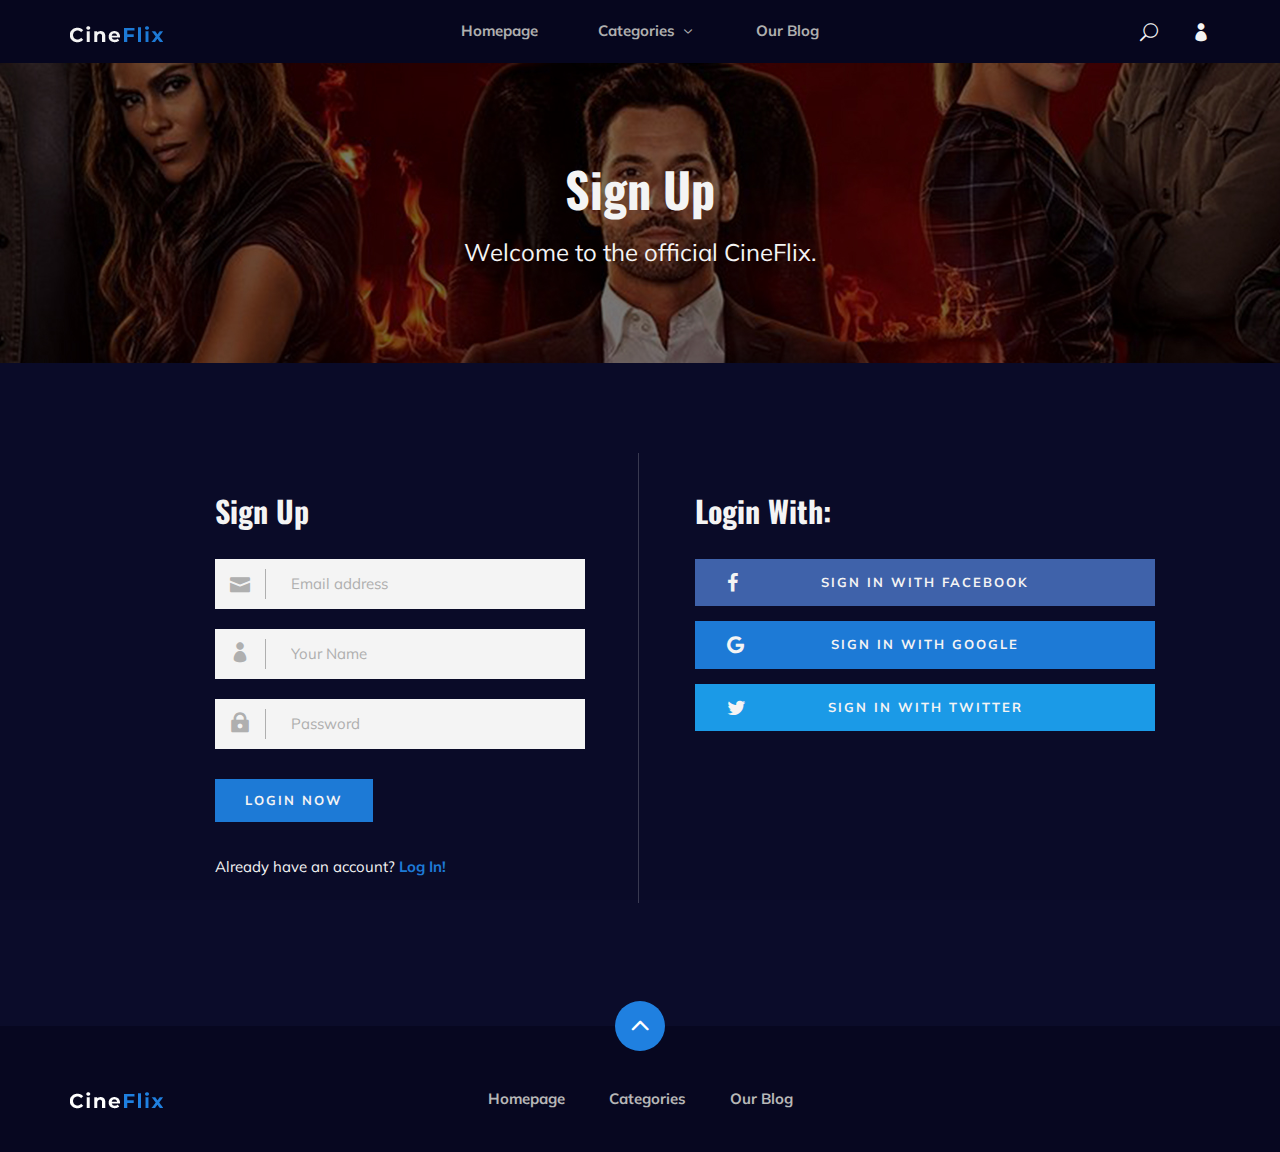
<file: CineFlix/signup.html>
<!DOCTYPE html>
<html lang="zxx">

<head>
    <meta charset="UTF-8">
    <meta name="description" content="Anime Template">
    <meta name="keywords" content="Anime, unica, creative, html">
    <meta name="viewport" content="width=device-width, initial-scale=1.0">
    <meta http-equiv="X-UA-Compatible" content="ie=edge">
    <title>CineFlix</title>

    <!-- Google Font -->
    <link href="https://fonts.googleapis.com/css2?family=Oswald:wght@300;400;500;600;700&display=swap" rel="stylesheet">
    <link href="https://fonts.googleapis.com/css2?family=Mulish:wght@300;400;500;600;700;800;900&display=swap"
    rel="stylesheet">

    <!-- Css Styles -->
    <link rel="stylesheet" href="css/bootstrap.min.css" type="text/css">
    <link rel="stylesheet" href="css/font-awesome.min.css" type="text/css">
    <link rel="stylesheet" href="css/elegant-icons.css" type="text/css">
    <link rel="stylesheet" href="css/plyr.css" type="text/css">
    <link rel="stylesheet" href="css/nice-select.css" type="text/css">
    <link rel="stylesheet" href="css/owl.carousel.min.css" type="text/css">
    <link rel="stylesheet" href="css/slicknav.min.css" type="text/css">
    <link rel="stylesheet" href="css/style.css" type="text/css">
</head>

<body>
    <!-- Page Preloder -->
    <div id="preloder">
        <div class="loader"></div>
    </div>

    <!-- Header Section Begin -->
    <header class="header">
        <div class="container">
            <div class="row">
                <div class="col-lg-2">
                    <div class="header__logo">
                        <a href="./index.html">
                            <img src="img/logo.png" alt="">
                        </a>
                    </div>
                </div>
                <div class="col-lg-8">
                    <div class="header__nav">
                        <nav class="header__menu mobile-menu">
                            <ul>
                                <li><a href="index.html">Homepage</a></li>
                                <li><a href="categories.html">Categories <span class="arrow_carrot-down"></span></a>
                                    <ul class="dropdown">
                                        <li><a href="categories.html">Categories</a></li>
                                        <li><a href="movie-details.html">Movie Details</a></li>
                                        <li><a href="movie-watching.html">Movie Watching</a></li>
                                        <li><a href="blog-details.html">Blog Details</a></li>
                                        <li><a href="signup.html">Sign Up</a></li>
                                        <li><a href="login.html">Login</a></li>
                                    </ul>
                                </li>
                                <li><a href="blog.html">Our Blog</a></li>
                                <!-- <li><a href="#">Contacts</a></li> -->
                            </ul>
                        </nav>
                    </div>
                </div>
                <div class="col-lg-2">
                    <div class="header__right">
                        <a href="#" class="search-switch"><span class="icon_search"></span></a>
                        <a href="login.html"><span class="icon_profile"></span></a>
                    </div>
                </div>
            </div>
            <div id="mobile-menu-wrap"></div>
        </div>
    </header>
    <!-- Header End -->

    <!-- Normal Breadcrumb Begin -->
    <section class="normal-breadcrumb set-bg" data-setbg="img/normal-breadcrumb.jpg">
        <div class="container">
            <div class="row">
                <div class="col-lg-12 text-center">
                    <div class="normal__breadcrumb__text">
                        <h2>Sign Up</h2>
                        <p>Welcome to the official CineFlix.</p>
                    </div>
                </div>
            </div>
        </div>
    </section>
    <!-- Normal Breadcrumb End -->

    <!-- Signup Section Begin -->
    <section class="signup spad">
        <div class="container">
            <div class="row">
                <div class="col-lg-6">
                    <div class="login__form">
                        <h3>Sign Up</h3>
                        <form action="#">
                            <div class="input__item">
                                <input type="text" placeholder="Email address">
                                <span class="icon_mail"></span>
                            </div>
                            <div class="input__item">
                                <input type="text" placeholder="Your Name">
                                <span class="icon_profile"></span>
                            </div>
                            <div class="input__item">
                                <input type="text" placeholder="Password">
                                <span class="icon_lock"></span>
                            </div>
                            <button type="submit" class="site-btn">Login Now</button>
                        </form>
                        <h5>Already have an account? <a href="#">Log In!</a></h5>
                    </div>
                </div>
                <div class="col-lg-6">
                    <div class="login__social__links">
                        <h3>Login With:</h3>
                        <ul>
                            <li><a href="#" class="facebook"><i class="fa fa-facebook"></i> Sign in With Facebook</a>
                            </li>
                            <li><a href="#" class="google"><i class="fa fa-google"></i> Sign in With Google</a></li>
                            <li><a href="#" class="twitter"><i class="fa fa-twitter"></i> Sign in With Twitter</a></li>
                        </ul>
                    </div>
                </div>
            </div>
        </div>
    </section>
    <!-- Signup Section End -->

    <!-- Footer Section Begin -->
    <footer class="footer">
        <div class="page-up">
            <a href="#" id="scrollToTopButton"><span class="arrow_carrot-up"></span></a>
        </div>
        <div class="container">
            <div class="row">
                <div class="col-lg-3">
                    <div class="footer__logo">
                        <a href="./index.html"><img src="img/logo.png" alt=""></a>
                    </div>
                </div>
                <div class="col-lg-6">
                    <div class="footer__nav">
                        <ul>
                            <li class="active"><a href="./index.html">Homepage</a></li>
                            <li><a href="./categories.html">Categories</a></li>
                            <li><a href="./blog.html">Our Blog</a></li>
                            <!-- <li><a href="#">Contacts</a></li> -->
                        </ul>
                    </div>
                </div>
                <div class="col-lg-3">
                    <p><!-- Link back to Colorlib can't be removed. Template is licensed under CC BY 3.0. -->
                      <!-- Copyright &copy;<script>document.write(new Date().getFullYear());</script> All rights reserved | This template is made with <i class="fa fa-heart" aria-hidden="true"></i> by <a href="https://colorlib.com" target="_blank">Colorlib</a> -->
                      <!-- Link back to Colorlib can't be removed. Template is licensed under CC BY 3.0. --></p>

                  </div>
              </div>
          </div>
      </footer>
      <!-- Footer Section End -->

      <!-- Search model Begin -->
      <div class="search-model">
        <div class="h-100 d-flex align-items-center justify-content-center">
            <div class="search-close-switch"><i class="icon_close"></i></div>
            <form class="search-model-form">
                <input type="text" id="search-input" placeholder="Search here.....">
            </form>
        </div>
    </div>
    <!-- Search model end -->

    <!-- Js Plugins -->
    <script src="js/jquery-3.3.1.min.js"></script>
    <script src="js/bootstrap.min.js"></script>
    <script src="js/player.js"></script>
    <script src="js/jquery.nice-select.min.js"></script>
    <script src="js/mixitup.min.js"></script>
    <script src="js/jquery.slicknav.js"></script>
    <script src="js/owl.carousel.min.js"></script>
    <script src="js/main.js"></script>

</body>

</html>
</file>
<file: CineFlix/css/elegant-icons.css>
@font-face {
	font-family: 'ElegantIcons';
	src:url('../fonts/ElegantIcons.eot');
	src:url('../fonts/ElegantIcons.eot?#iefix') format('embedded-opentype'),
		url('../fonts/ElegantIcons.woff') format('woff'),
		url('../fonts/ElegantIcons.ttf') format('truetype'),
		url('../fonts/ElegantIcons.svg#ElegantIcons') format('svg');
	font-weight: normal;
	font-style: normal;
}

/* Use the following CSS code if you want to use data attributes for inserting your icons */
[data-icon]:before {
	font-family: 'ElegantIcons';
	content: attr(data-icon);
	speak: none;
	font-weight: normal;
	font-variant: normal;
	text-transform: none;
	line-height: 1;
	-webkit-font-smoothing: antialiased;
	-moz-osx-font-smoothing: grayscale;
}

/* Use the following CSS code if you want to have a class per icon */
/*
Instead of a list of all class selectors,
you can use the generic selector below, but it's slower:
[class*="your-class-prefix"] {
*/
.arrow_up, .arrow_down, .arrow_left, .arrow_right, .arrow_left-up, .arrow_right-up, .arrow_right-down, .arrow_left-down, .arrow-up-down, .arrow_up-down_alt, .arrow_left-right_alt, .arrow_left-right, .arrow_expand_alt2, .arrow_expand_alt, .arrow_condense, .arrow_expand, .arrow_move, .arrow_carrot-up, .arrow_carrot-down, .arrow_carrot-left, .arrow_carrot-right, .arrow_carrot-2up, .arrow_carrot-2down, .arrow_carrot-2left, .arrow_carrot-2right, .arrow_carrot-up_alt2, .arrow_carrot-down_alt2, .arrow_carrot-left_alt2, .arrow_carrot-right_alt2, .arrow_carrot-2up_alt2, .arrow_carrot-2down_alt2, .arrow_carrot-2left_alt2, .arrow_carrot-2right_alt2, .arrow_triangle-up, .arrow_triangle-down, .arrow_triangle-left, .arrow_triangle-right, .arrow_triangle-up_alt2, .arrow_triangle-down_alt2, .arrow_triangle-left_alt2, .arrow_triangle-right_alt2, .arrow_back, .icon_minus-06, .icon_plus, .icon_close, .icon_check, .icon_minus_alt2, .icon_plus_alt2, .icon_close_alt2, .icon_check_alt2, .icon_zoom-out_alt, .icon_zoom-in_alt, .icon_search, .icon_box-empty, .icon_box-selected, .icon_minus-box, .icon_plus-box, .icon_box-checked, .icon_circle-empty, .icon_circle-slelected, .icon_stop_alt2, .icon_stop, .icon_pause_alt2, .icon_pause, .icon_menu, .icon_menu-square_alt2, .icon_menu-circle_alt2, .icon_ul, .icon_ol, .icon_adjust-horiz, .icon_adjust-vert, .icon_document_alt, .icon_documents_alt, .icon_pencil, .icon_pencil-edit_alt, .icon_pencil-edit, .icon_folder-alt, .icon_folder-open_alt, .icon_folder-add_alt, .icon_info_alt, .icon_error-oct_alt, .icon_error-circle_alt, .icon_error-triangle_alt, .icon_question_alt2, .icon_question, .icon_comment_alt, .icon_chat_alt, .icon_vol-mute_alt, .icon_volume-low_alt, .icon_volume-high_alt, .icon_quotations, .icon_quotations_alt2, .icon_clock_alt, .icon_lock_alt, .icon_lock-open_alt, .icon_key_alt, .icon_cloud_alt, .icon_cloud-upload_alt, .icon_cloud-download_alt, .icon_image, .icon_images, .icon_lightbulb_alt, .icon_gift_alt, .icon_house_alt, .icon_genius, .icon_mobile, .icon_tablet, .icon_laptop, .icon_desktop, .icon_camera_alt, .icon_mail_alt, .icon_cone_alt, .icon_ribbon_alt, .icon_bag_alt, .icon_creditcard, .icon_cart_alt, .icon_paperclip, .icon_tag_alt, .icon_tags_alt, .icon_trash_alt, .icon_cursor_alt, .icon_mic_alt, .icon_compass_alt, .icon_pin_alt, .icon_pushpin_alt, .icon_map_alt, .icon_drawer_alt, .icon_toolbox_alt, .icon_book_alt, .icon_calendar, .icon_film, .icon_table, .icon_contacts_alt, .icon_headphones, .icon_lifesaver, .icon_piechart, .icon_refresh, .icon_link_alt, .icon_link, .icon_loading, .icon_blocked, .icon_archive_alt, .icon_heart_alt, .icon_star_alt, .icon_star-half_alt, .icon_star, .icon_star-half, .icon_tools, .icon_tool, .icon_cog, .icon_cogs, .arrow_up_alt, .arrow_down_alt, .arrow_left_alt, .arrow_right_alt, .arrow_left-up_alt, .arrow_right-up_alt, .arrow_right-down_alt, .arrow_left-down_alt, .arrow_condense_alt, .arrow_expand_alt3, .arrow_carrot_up_alt, .arrow_carrot-down_alt, .arrow_carrot-left_alt, .arrow_carrot-right_alt, .arrow_carrot-2up_alt, .arrow_carrot-2dwnn_alt, .arrow_carrot-2left_alt, .arrow_carrot-2right_alt, .arrow_triangle-up_alt, .arrow_triangle-down_alt, .arrow_triangle-left_alt, .arrow_triangle-right_alt, .icon_minus_alt, .icon_plus_alt, .icon_close_alt, .icon_check_alt, .icon_zoom-out, .icon_zoom-in, .icon_stop_alt, .icon_menu-square_alt, .icon_menu-circle_alt, .icon_document, .icon_documents, .icon_pencil_alt, .icon_folder, .icon_folder-open, .icon_folder-add, .icon_folder_upload, .icon_folder_download, .icon_info, .icon_error-circle, .icon_error-oct, .icon_error-triangle, .icon_question_alt, .icon_comment, .icon_chat, .icon_vol-mute, .icon_volume-low, .icon_volume-high, .icon_quotations_alt, .icon_clock, .icon_lock, .icon_lock-open, .icon_key, .icon_cloud, .icon_cloud-upload, .icon_cloud-download, .icon_lightbulb, .icon_gift, .icon_house, .icon_camera, .icon_mail, .icon_cone, .icon_ribbon, .icon_bag, .icon_cart, .icon_tag, .icon_tags, .icon_trash, .icon_cursor, .icon_mic, .icon_compass, .icon_pin, .icon_pushpin, .icon_map, .icon_drawer, .icon_toolbox, .icon_book, .icon_contacts, .icon_archive, .icon_heart, .icon_profile, .icon_group, .icon_grid-2x2, .icon_grid-3x3, .icon_music, .icon_pause_alt, .icon_phone, .icon_upload, .icon_download, .social_facebook, .social_twitter, .social_pinterest, .social_googleplus, .social_tumblr, .social_tumbleupon, .social_wordpress, .social_instagram, .social_dribbble, .social_vimeo, .social_linkedin, .social_rss, .social_deviantart, .social_share, .social_myspace, .social_skype, .social_youtube, .social_picassa, .social_googledrive, .social_flickr, .social_blogger, .social_spotify, .social_delicious, .social_facebook_circle, .social_twitter_circle, .social_pinterest_circle, .social_googleplus_circle, .social_tumblr_circle, .social_stumbleupon_circle, .social_wordpress_circle, .social_instagram_circle, .social_dribbble_circle, .social_vimeo_circle, .social_linkedin_circle, .social_rss_circle, .social_deviantart_circle, .social_share_circle, .social_myspace_circle, .social_skype_circle, .social_youtube_circle, .social_picassa_circle, .social_googledrive_alt2, .social_flickr_circle, .social_blogger_circle, .social_spotify_circle, .social_delicious_circle, .social_facebook_square, .social_twitter_square, .social_pinterest_square, .social_googleplus_square, .social_tumblr_square, .social_stumbleupon_square, .social_wordpress_square, .social_instagram_square, .social_dribbble_square, .social_vimeo_square, .social_linkedin_square, .social_rss_square, .social_deviantart_square, .social_share_square, .social_myspace_square, .social_skype_square, .social_youtube_square, .social_picassa_square, .social_googledrive_square, .social_flickr_square, .social_blogger_square, .social_spotify_square, .social_delicious_square, .icon_printer, .icon_calulator, .icon_building, .icon_floppy, .icon_drive, .icon_search-2, .icon_id, .icon_id-2, .icon_puzzle, .icon_like, .icon_dislike, .icon_mug, .icon_currency, .icon_wallet, .icon_pens, .icon_easel, .icon_flowchart, .icon_datareport, .icon_briefcase, .icon_shield, .icon_percent, .icon_globe, .icon_globe-2, .icon_target, .icon_hourglass, .icon_balance, .icon_rook, .icon_printer-alt, .icon_calculator_alt, .icon_building_alt, .icon_floppy_alt, .icon_drive_alt, .icon_search_alt, .icon_id_alt, .icon_id-2_alt, .icon_puzzle_alt, .icon_like_alt, .icon_dislike_alt, .icon_mug_alt, .icon_currency_alt, .icon_wallet_alt, .icon_pens_alt, .icon_easel_alt, .icon_flowchart_alt, .icon_datareport_alt, .icon_briefcase_alt, .icon_shield_alt, .icon_percent_alt, .icon_globe_alt, .icon_clipboard {
	font-family: 'ElegantIcons';
	speak: none;
	font-style: normal;
	font-weight: normal;
	font-variant: normal;
	text-transform: none;
	line-height: 1;
	-webkit-font-smoothing: antialiased;
}
.arrow_up:before {
	content: "\21";
}
.arrow_down:before {
	content: "\22";
}
.arrow_left:before {
	content: "\23";
}
.arrow_right:before {
	content: "\24";
}
.arrow_left-up:before {
	content: "\25";
}
.arrow_right-up:before {
	content: "\26";
}
.arrow_right-down:before {
	content: "\27";
}
.arrow_left-down:before {
	content: "\28";
}
.arrow-up-down:before {
	content: "\29";
}
.arrow_up-down_alt:before {
	content: "\2a";
}
.arrow_left-right_alt:before {
	content: "\2b";
}
.arrow_left-right:before {
	content: "\2c";
}
.arrow_expand_alt2:before {
	content: "\2d";
}
.arrow_expand_alt:before {
	content: "\2e";
}
.arrow_condense:before {
	content: "\2f";
}
.arrow_expand:before {
	content: "\30";
}
.arrow_move:before {
	content: "\31";
}
.arrow_carrot-up:before {
	content: "\32";
}
.arrow_carrot-down:before {
	content: "\33";
}
.arrow_carrot-left:before {
	content: "\34";
}
.arrow_carrot-right:before {
	content: "\35";
}
.arrow_carrot-2up:before {
	content: "\36";
}
.arrow_carrot-2down:before {
	content: "\37";
}
.arrow_carrot-2left:before {
	content: "\38";
}
.arrow_carrot-2right:before {
	content: "\39";
}
.arrow_carrot-up_alt2:before {
	content: "\3a";
}
.arrow_carrot-down_alt2:before {
	content: "\3b";
}
.arrow_carrot-left_alt2:before {
	content: "\3c";
}
.arrow_carrot-right_alt2:before {
	content: "\3d";
}
.arrow_carrot-2up_alt2:before {
	content: "\3e";
}
.arrow_carrot-2down_alt2:before {
	content: "\3f";
}
.arrow_carrot-2left_alt2:before {
	content: "\40";
}
.arrow_carrot-2right_alt2:before {
	content: "\41";
}
.arrow_triangle-up:before {
	content: "\42";
}
.arrow_triangle-down:before {
	content: "\43";
}
.arrow_triangle-left:before {
	content: "\44";
}
.arrow_triangle-right:before {
	content: "\45";
}
.arrow_triangle-up_alt2:before {
	content: "\46";
}
.arrow_triangle-down_alt2:before {
	content: "\47";
}
.arrow_triangle-left_alt2:before {
	content: "\48";
}
.arrow_triangle-right_alt2:before {
	content: "\49";
}
.arrow_back:before {
	content: "\4a";
}
.icon_minus-06:before {
	content: "\4b";
}
.icon_plus:before {
	content: "\4c";
}
.icon_close:before {
	content: "\4d";
}
.icon_check:before {
	content: "\4e";
}
.icon_minus_alt2:before {
	content: "\4f";
}
.icon_plus_alt2:before {
	content: "\50";
}
.icon_close_alt2:before {
	content: "\51";
}
.icon_check_alt2:before {
	content: "\52";
}
.icon_zoom-out_alt:before {
	content: "\53";
}
.icon_zoom-in_alt:before {
	content: "\54";
}
.icon_search:before {
	content: "\55";
}
.icon_box-empty:before {
	content: "\56";
}
.icon_box-selected:before {
	content: "\57";
}
.icon_minus-box:before {
	content: "\58";
}
.icon_plus-box:before {
	content: "\59";
}
.icon_box-checked:before {
	content: "\5a";
}
.icon_circle-empty:before {
	content: "\5b";
}
.icon_circle-slelected:before {
	content: "\5c";
}
.icon_stop_alt2:before {
	content: "\5d";
}
.icon_stop:before {
	content: "\5e";
}
.icon_pause_alt2:before {
	content: "\5f";
}
.icon_pause:before {
	content: "\60";
}
.icon_menu:before {
	content: "\61";
}
.icon_menu-square_alt2:before {
	content: "\62";
}
.icon_menu-circle_alt2:before {
	content: "\63";
}
.icon_ul:before {
	content: "\64";
}
.icon_ol:before {
	content: "\65";
}
.icon_adjust-horiz:before {
	content: "\66";
}
.icon_adjust-vert:before {
	content: "\67";
}
.icon_document_alt:before {
	content: "\68";
}
.icon_documents_alt:before {
	content: "\69";
}
.icon_pencil:before {
	content: "\6a";
}
.icon_pencil-edit_alt:before {
	content: "\6b";
}
.icon_pencil-edit:before {
	content: "\6c";
}
.icon_folder-alt:before {
	content: "\6d";
}
.icon_folder-open_alt:before {
	content: "\6e";
}
.icon_folder-add_alt:before {
	content: "\6f";
}
.icon_info_alt:before {
	content: "\70";
}
.icon_error-oct_alt:before {
	content: "\71";
}
.icon_error-circle_alt:before {
	content: "\72";
}
.icon_error-triangle_alt:before {
	content: "\73";
}
.icon_question_alt2:before {
	content: "\74";
}
.icon_question:before {
	content: "\75";
}
.icon_comment_alt:before {
	content: "\76";
}
.icon_chat_alt:before {
	content: "\77";
}
.icon_vol-mute_alt:before {
	content: "\78";
}
.icon_volume-low_alt:before {
	content: "\79";
}
.icon_volume-high_alt:before {
	content: "\7a";
}
.icon_quotations:before {
	content: "\7b";
}
.icon_quotations_alt2:before {
	content: "\7c";
}
.icon_clock_alt:before {
	content: "\7d";
}
.icon_lock_alt:before {
	content: "\7e";
}
.icon_lock-open_alt:before {
	content: "\e000";
}
.icon_key_alt:before {
	content: "\e001";
}
.icon_cloud_alt:before {
	content: "\e002";
}
.icon_cloud-upload_alt:before {
	content: "\e003";
}
.icon_cloud-download_alt:before {
	content: "\e004";
}
.icon_image:before {
	content: "\e005";
}
.icon_images:before {
	content: "\e006";
}
.icon_lightbulb_alt:before {
	content: "\e007";
}
.icon_gift_alt:before {
	content: "\e008";
}
.icon_house_alt:before {
	content: "\e009";
}
.icon_genius:before {
	content: "\e00a";
}
.icon_mobile:before {
	content: "\e00b";
}
.icon_tablet:before {
	content: "\e00c";
}
.icon_laptop:before {
	content: "\e00d";
}
.icon_desktop:before {
	content: "\e00e";
}
.icon_camera_alt:before {
	content: "\e00f";
}
.icon_mail_alt:before {
	content: "\e010";
}
.icon_cone_alt:before {
	content: "\e011";
}
.icon_ribbon_alt:before {
	content: "\e012";
}
.icon_bag_alt:before {
	content: "\e013";
}
.icon_creditcard:before {
	content: "\e014";
}
.icon_cart_alt:before {
	content: "\e015";
}
.icon_paperclip:before {
	content: "\e016";
}
.icon_tag_alt:before {
	content: "\e017";
}
.icon_tags_alt:before {
	content: "\e018";
}
.icon_trash_alt:before {
	content: "\e019";
}
.icon_cursor_alt:before {
	content: "\e01a";
}
.icon_mic_alt:before {
	content: "\e01b";
}
.icon_compass_alt:before {
	content: "\e01c";
}
.icon_pin_alt:before {
	content: "\e01d";
}
.icon_pushpin_alt:before {
	content: "\e01e";
}
.icon_map_alt:before {
	content: "\e01f";
}
.icon_drawer_alt:before {
	content: "\e020";
}
.icon_toolbox_alt:before {
	content: "\e021";
}
.icon_book_alt:before {
	content: "\e022";
}
.icon_calendar:before {
	content: "\e023";
}
.icon_film:before {
	content: "\e024";
}
.icon_table:before {
	content: "\e025";
}
.icon_contacts_alt:before {
	content: "\e026";
}
.icon_headphones:before {
	content: "\e027";
}
.icon_lifesaver:before {
	content: "\e028";
}
.icon_piechart:before {
	content: "\e029";
}
.icon_refresh:before {
	content: "\e02a";
}
.icon_link_alt:before {
	content: "\e02b";
}
.icon_link:before {
	content: "\e02c";
}
.icon_loading:before {
	content: "\e02d";
}
.icon_blocked:before {
	content: "\e02e";
}
.icon_archive_alt:before {
	content: "\e02f";
}
.icon_heart_alt:before {
	content: "\e030";
}
.icon_star_alt:before {
	content: "\e031";
}
.icon_star-half_alt:before {
	content: "\e032";
}
.icon_star:before {
	content: "\e033";
}
.icon_star-half:before {
	content: "\e034";
}
.icon_tools:before {
	content: "\e035";
}
.icon_tool:before {
	content: "\e036";
}
.icon_cog:before {
	content: "\e037";
}
.icon_cogs:before {
	content: "\e038";
}
.arrow_up_alt:before {
	content: "\e039";
}
.arrow_down_alt:before {
	content: "\e03a";
}
.arrow_left_alt:before {
	content: "\e03b";
}
.arrow_right_alt:before {
	content: "\e03c";
}
.arrow_left-up_alt:before {
	content: "\e03d";
}
.arrow_right-up_alt:before {
	content: "\e03e";
}
.arrow_right-down_alt:before {
	content: "\e03f";
}
.arrow_left-down_alt:before {
	content: "\e040";
}
.arrow_condense_alt:before {
	content: "\e041";
}
.arrow_expand_alt3:before {
	content: "\e042";
}
.arrow_carrot_up_alt:before {
	content: "\e043";
}
.arrow_carrot-down_alt:before {
	content: "\e044";
}
.arrow_carrot-left_alt:before {
	content: "\e045";
}
.arrow_carrot-right_alt:before {
	content: "\e046";
}
.arrow_carrot-2up_alt:before {
	content: "\e047";
}
.arrow_carrot-2dwnn_alt:before {
	content: "\e048";
}
.arrow_carrot-2left_alt:before {
	content: "\e049";
}
.arrow_carrot-2right_alt:before {
	content: "\e04a";
}
.arrow_triangle-up_alt:before {
	content: "\e04b";
}
.arrow_triangle-down_alt:before {
	content: "\e04c";
}
.arrow_triangle-left_alt:before {
	content: "\e04d";
}
.arrow_triangle-right_alt:before {
	content: "\e04e";
}
.icon_minus_alt:before {
	content: "\e04f";
}
.icon_plus_alt:before {
	content: "\e050";
}
.icon_close_alt:before {
	content: "\e051";
}
.icon_check_alt:before {
	content: "\e052";
}
.icon_zoom-out:before {
	content: "\e053";
}
.icon_zoom-in:before {
	content: "\e054";
}
.icon_stop_alt:before {
	content: "\e055";
}
.icon_menu-square_alt:before {
	content: "\e056";
}
.icon_menu-circle_alt:before {
	content: "\e057";
}
.icon_document:before {
	content: "\e058";
}
.icon_documents:before {
	content: "\e059";
}
.icon_pencil_alt:before {
	content: "\e05a";
}
.icon_folder:before {
	content: "\e05b";
}
.icon_folder-open:before {
	content: "\e05c";
}
.icon_folder-add:before {
	content: "\e05d";
}
.icon_folder_upload:before {
	content: "\e05e";
}
.icon_folder_download:before {
	content: "\e05f";
}
.icon_info:before {
	content: "\e060";
}
.icon_error-circle:before {
	content: "\e061";
}
.icon_error-oct:before {
	content: "\e062";
}
.icon_error-triangle:before {
	content: "\e063";
}
.icon_question_alt:before {
	content: "\e064";
}
.icon_comment:before {
	content: "\e065";
}
.icon_chat:before {
	content: "\e066";
}
.icon_vol-mute:before {
	content: "\e067";
}
.icon_volume-low:before {
	content: "\e068";
}
.icon_volume-high:before {
	content: "\e069";
}
.icon_quotations_alt:before {
	content: "\e06a";
}
.icon_clock:before {
	content: "\e06b";
}
.icon_lock:before {
	content: "\e06c";
}
.icon_lock-open:before {
	content: "\e06d";
}
.icon_key:before {
	content: "\e06e";
}
.icon_cloud:before {
	content: "\e06f";
}
.icon_cloud-upload:before {
	content: "\e070";
}
.icon_cloud-download:before {
	content: "\e071";
}
.icon_lightbulb:before {
	content: "\e072";
}
.icon_gift:before {
	content: "\e073";
}
.icon_house:before {
	content: "\e074";
}
.icon_camera:before {
	content: "\e075";
}
.icon_mail:before {
	content: "\e076";
}
.icon_cone:before {
	content: "\e077";
}
.icon_ribbon:before {
	content: "\e078";
}
.icon_bag:before {
	content: "\e079";
}
.icon_cart:before {
	content: "\e07a";
}
.icon_tag:before {
	content: "\e07b";
}
.icon_tags:before {
	content: "\e07c";
}
.icon_trash:before {
	content: "\e07d";
}
.icon_cursor:before {
	content: "\e07e";
}
.icon_mic:before {
	content: "\e07f";
}
.icon_compass:before {
	content: "\e080";
}
.icon_pin:before {
	content: "\e081";
}
.icon_pushpin:before {
	content: "\e082";
}
.icon_map:before {
	content: "\e083";
}
.icon_drawer:before {
	content: "\e084";
}
.icon_toolbox:before {
	content: "\e085";
}
.icon_book:before {
	content: "\e086";
}
.icon_contacts:before {
	content: "\e087";
}
.icon_archive:before {
	content: "\e088";
}
.icon_heart:before {
	content: "\e089";
}
.icon_profile:before {
	content: "\e08a";
}
.icon_group:before {
	content: "\e08b";
}
.icon_grid-2x2:before {
	content: "\e08c";
}
.icon_grid-3x3:before {
	content: "\e08d";
}
.icon_music:before {
	content: "\e08e";
}
.icon_pause_alt:before {
	content: "\e08f";
}
.icon_phone:before {
	content: "\e090";
}
.icon_upload:before {
	content: "\e091";
}
.icon_download:before {
	content: "\e092";
}
.social_facebook:before {
	content: "\e093";
}
.social_twitter:before {
	content: "\e094";
}
.social_pinterest:before {
	content: "\e095";
}
.social_googleplus:before {
	content: "\e096";
}
.social_tumblr:before {
	content: "\e097";
}
.social_tumbleupon:before {
	content: "\e098";
}
.social_wordpress:before {
	content: "\e099";
}
.social_instagram:before {
	content: "\e09a";
}
.social_dribbble:before {
	content: "\e09b";
}
.social_vimeo:before {
	content: "\e09c";
}
.social_linkedin:before {
	content: "\e09d";
}
.social_rss:before {
	content: "\e09e";
}
.social_deviantart:before {
	content: "\e09f";
}
.social_share:before {
	content: "\e0a0";
}
.social_myspace:before {
	content: "\e0a1";
}
.social_skype:before {
	content: "\e0a2";
}
.social_youtube:before {
	content: "\e0a3";
}
.social_picassa:before {
	content: "\e0a4";
}
.social_googledrive:before {
	content: "\e0a5";
}
.social_flickr:before {
	content: "\e0a6";
}
.social_blogger:before {
	content: "\e0a7";
}
.social_spotify:before {
	content: "\e0a8";
}
.social_delicious:before {
	content: "\e0a9";
}
.social_facebook_circle:before {
	content: "\e0aa";
}
.social_twitter_circle:before {
	content: "\e0ab";
}
.social_pinterest_circle:before {
	content: "\e0ac";
}
.social_googleplus_circle:before {
	content: "\e0ad";
}
.social_tumblr_circle:before {
	content: "\e0ae";
}
.social_stumbleupon_circle:before {
	content: "\e0af";
}
.social_wordpress_circle:before {
	content: "\e0b0";
}
.social_instagram_circle:before {
	content: "\e0b1";
}
.social_dribbble_circle:before {
	content: "\e0b2";
}
.social_vimeo_circle:before {
	content: "\e0b3";
}
.social_linkedin_circle:before {
	content: "\e0b4";
}
.social_rss_circle:before {
	content: "\e0b5";
}
.social_deviantart_circle:before {
	content: "\e0b6";
}
.social_share_circle:before {
	content: "\e0b7";
}
.social_myspace_circle:before {
	content: "\e0b8";
}
.social_skype_circle:before {
	content: "\e0b9";
}
.social_youtube_circle:before {
	content: "\e0ba";
}
.social_picassa_circle:before {
	content: "\e0bb";
}
.social_googledrive_alt2:before {
	content: "\e0bc";
}
.social_flickr_circle:before {
	content: "\e0bd";
}
.social_blogger_circle:before {
	content: "\e0be";
}
.social_spotify_circle:before {
	content: "\e0bf";
}
.social_delicious_circle:before {
	content: "\e0c0";
}
.social_facebook_square:before {
	content: "\e0c1";
}
.social_twitter_square:before {
	content: "\e0c2";
}
.social_pinterest_square:before {
	content: "\e0c3";
}
.social_googleplus_square:before {
	content: "\e0c4";
}
.social_tumblr_square:before {
	content: "\e0c5";
}
.social_stumbleupon_square:before {
	content: "\e0c6";
}
.social_wordpress_square:before {
	content: "\e0c7";
}
.social_instagram_square:before {
	content: "\e0c8";
}
.social_dribbble_square:before {
	content: "\e0c9";
}
.social_vimeo_square:before {
	content: "\e0ca";
}
.social_linkedin_square:before {
	content: "\e0cb";
}
.social_rss_square:before {
	content: "\e0cc";
}
.social_deviantart_square:before {
	content: "\e0cd";
}
.social_share_square:before {
	content: "\e0ce";
}
.social_myspace_square:before {
	content: "\e0cf";
}
.social_skype_square:before {
	content: "\e0d0";
}
.social_youtube_square:before {
	content: "\e0d1";
}
.social_picassa_square:before {
	content: "\e0d2";
}
.social_googledrive_square:before {
	content: "\e0d3";
}
.social_flickr_square:before {
	content: "\e0d4";
}
.social_blogger_square:before {
	content: "\e0d5";
}
.social_spotify_square:before {
	content: "\e0d6";
}
.social_delicious_square:before {
	content: "\e0d7";
}
.icon_printer:before {
	content: "\e103";
}
.icon_calulator:before {
	content: "\e0ee";
}
.icon_building:before {
	content: "\e0ef";
}
.icon_floppy:before {
	content: "\e0e8";
}
.icon_drive:before {
	content: "\e0ea";
}
.icon_search-2:before {
	content: "\e101";
}
.icon_id:before {
	content: "\e107";
}
.icon_id-2:before {
	content: "\e108";
}
.icon_puzzle:before {
	content: "\e102";
}
.icon_like:before {
	content: "\e106";
}
.icon_dislike:before {
	content: "\e0eb";
}
.icon_mug:before {
	content: "\e105";
}
.icon_currency:before {
	content: "\e0ed";
}
.icon_wallet:before {
	content: "\e100";
}
.icon_pens:before {
	content: "\e104";
}
.icon_easel:before {
	content: "\e0e9";
}
.icon_flowchart:before {
	content: "\e109";
}
.icon_datareport:before {
	content: "\e0ec";
}
.icon_briefcase:before {
	content: "\e0fe";
}
.icon_shield:before {
	content: "\e0f6";
}
.icon_percent:before {
	content: "\e0fb";
}
.icon_globe:before {
	content: "\e0e2";
}
.icon_globe-2:before {
	content: "\e0e3";
}
.icon_target:before {
	content: "\e0f5";
}
.icon_hourglass:before {
	content: "\e0e1";
}
.icon_balance:before {
	content: "\e0ff";
}
.icon_rook:before {
	content: "\e0f8";
}
.icon_printer-alt:before {
	content: "\e0fa";
}
.icon_calculator_alt:before {
	content: "\e0e7";
}
.icon_building_alt:before {
	content: "\e0fd";
}
.icon_floppy_alt:before {
	content: "\e0e4";
}
.icon_drive_alt:before {
	content: "\e0e5";
}
.icon_search_alt:before {
	content: "\e0f7";
}
.icon_id_alt:before {
	content: "\e0e0";
}
.icon_id-2_alt:before {
	content: "\e0fc";
}
.icon_puzzle_alt:before {
	content: "\e0f9";
}
.icon_like_alt:before {
	content: "\e0dd";
}
.icon_dislike_alt:before {
	content: "\e0f1";
}
.icon_mug_alt:before {
	content: "\e0dc";
}
.icon_currency_alt:before {
	content: "\e0f3";
}
.icon_wallet_alt:before {
	content: "\e0d8";
}
.icon_pens_alt:before {
	content: "\e0db";
}
.icon_easel_alt:before {
	content: "\e0f0";
}
.icon_flowchart_alt:before {
	content: "\e0df";
}
.icon_datareport_alt:before {
	content: "\e0f2";
}
.icon_briefcase_alt:before {
	content: "\e0f4";
}
.icon_shield_alt:before {
	content: "\e0d9";
}
.icon_percent_alt:before {
	content: "\e0da";
}
.icon_globe_alt:before {
	content: "\e0de";
}
.icon_clipboard:before {
	content: "\e0e6";
}


	.glyph {
		float: left;
		text-align: center;
		padding: .75em;
		margin: .4em 1.5em .75em 0;
		width: 6em;
text-shadow: none;
	}
        .glyph_big {
        font-size: 128px;
        color: #59c5dc;
        float: left;
        margin-right: 20px;
        }

        .glyph div { padding-bottom: 10px;}

	.glyph input {
		font-family: consolas, monospace;
		font-size: 12px;
		width: 100%;
		text-align: center;
		border: 0;
		box-shadow: 0 0 0 1px #ccc;
		padding: .2em;
                -moz-border-radius: 5px;
                -webkit-border-radius: 5px;
	}
	.centered {
		margin-left: auto;
		margin-right: auto;
	}
	.glyph .fs1 {
		font-size: 2em;
	}
</file>
<file: CineFlix/css/plyr.css>
@keyframes plyr-progress{to{background-position:25px 0;background-position:var(--plyr-progress-loading-size,25px) 0}}@keyframes plyr-popup{0%{opacity:.5;transform:translateY(10px)}to{opacity:1;transform:translateY(0)}}@keyframes plyr-fade-in{from{opacity:0}to{opacity:1}}.plyr{-moz-osx-font-smoothing:grayscale;-webkit-font-smoothing:antialiased;align-items:center;direction:ltr;display:flex;flex-direction:column;font-family:inherit;font-family:var(--plyr-font-family,inherit);font-variant-numeric:tabular-nums;font-weight:400;font-weight:var(--plyr-font-weight-regular,400);height:100%;line-height:1.7;line-height:var(--plyr-line-height,1.7);max-width:100%;min-width:200px;position:relative;text-shadow:none;transition:box-shadow .3s ease;z-index:0}.plyr audio,.plyr iframe,.plyr video{display:block;height:100%;width:100%}.plyr button{font:inherit;line-height:inherit;width:auto}.plyr:focus{outline:0}.plyr--full-ui{box-sizing:border-box}.plyr--full-ui *,.plyr--full-ui ::after,.plyr--full-ui ::before{box-sizing:inherit}.plyr--full-ui a,.plyr--full-ui button,.plyr--full-ui input,.plyr--full-ui label{touch-action:manipulation}.plyr__badge{background:#4a5464;background:var(--plyr-badge-background,#4a5464);border-radius:2px;border-radius:var(--plyr-badge-border-radius,2px);color:#fff;color:var(--plyr-badge-text-color,#fff);font-size:9px;font-size:var(--plyr-font-size-badge,9px);line-height:1;padding:3px 4px}.plyr--full-ui ::-webkit-media-text-track-container{display:none}.plyr__captions{animation:plyr-fade-in .3s ease;bottom:0;display:none;font-size:13px;font-size:var(--plyr-font-size-small,13px);left:0;padding:10px;padding:var(--plyr-control-spacing,10px);position:absolute;text-align:center;transition:transform .4s ease-in-out;width:100%}.plyr__captions span:empty{display:none}@media (min-width:480px){.plyr__captions{font-size:15px;font-size:var(--plyr-font-size-base,15px);padding:calc(10px * 2);padding:calc(var(--plyr-control-spacing,10px) * 2)}}@media (min-width:768px){.plyr__captions{font-size:18px;font-size:var(--plyr-font-size-large,18px)}}.plyr--captions-active .plyr__captions{display:block}.plyr:not(.plyr--hide-controls) .plyr__controls:not(:empty)~.plyr__captions{transform:translateY(calc(10px * -4));transform:translateY(calc(var(--plyr-control-spacing,10px) * -4))}.plyr__caption{background:rgba(0,0,0,.8);background:var(--plyr-captions-background,rgba(0,0,0,.8));border-radius:2px;-webkit-box-decoration-break:clone;box-decoration-break:clone;color:#fff;color:var(--plyr-captions-text-color,#fff);line-height:185%;padding:.2em .5em;white-space:pre-wrap}.plyr__caption div{display:inline}.plyr__control{background:0 0;border:0;border-radius:3px;border-radius:var(--plyr-control-radius,3px);color:inherit;cursor:pointer;flex-shrink:0;overflow:visible;padding:calc(10px * .7);padding:calc(var(--plyr-control-spacing,10px) * .7);position:relative;transition:all .3s ease}.plyr__control svg{display:block;fill:currentColor;height:18px;height:var(--plyr-control-icon-size,18px);pointer-events:none;width:18px;width:var(--plyr-control-icon-size,18px)}.plyr__control:focus{outline:0}.plyr__control.plyr__tab-focus{outline-color:#00b3ff;outline-color:var(--plyr-tab-focus-color,var(--plyr-color-main,var(--plyr-color-main,#00b3ff)));outline-offset:2px;outline-style:dotted;outline-width:3px}a.plyr__control{text-decoration:none}a.plyr__control::after,a.plyr__control::before{display:none}.plyr__control.plyr__control--pressed .icon--not-pressed,.plyr__control.plyr__control--pressed .label--not-pressed,.plyr__control:not(.plyr__control--pressed) .icon--pressed,.plyr__control:not(.plyr__control--pressed) .label--pressed{display:none}.plyr--full-ui ::-webkit-media-controls{display:none}.plyr__controls{align-items:center;display:flex;justify-content:flex-end;text-align:center}.plyr__controls .plyr__progress__container{flex:1;min-width:0}.plyr__controls .plyr__controls__item{margin-left:calc(10px / 4);margin-left:calc(var(--plyr-control-spacing,10px)/ 4)}.plyr__controls .plyr__controls__item:first-child{margin-left:0;margin-right:auto}.plyr__controls .plyr__controls__item.plyr__progress__container{padding-left:calc(10px / 4);padding-left:calc(var(--plyr-control-spacing,10px)/ 4)}.plyr__controls .plyr__controls__item.plyr__time{padding:0 calc(10px / 2);padding:0 calc(var(--plyr-control-spacing,10px)/ 2)}.plyr__controls .plyr__controls__item.plyr__progress__container:first-child,.plyr__controls .plyr__controls__item.plyr__time+.plyr__time,.plyr__controls .plyr__controls__item.plyr__time:first-child{padding-left:0}.plyr__controls:empty{display:none}.plyr [data-plyr=airplay],.plyr [data-plyr=captions],.plyr [data-plyr=fullscreen],.plyr [data-plyr=pip]{display:none}.plyr--airplay-supported [data-plyr=airplay],.plyr--captions-enabled [data-plyr=captions],.plyr--fullscreen-enabled [data-plyr=fullscreen],.plyr--pip-supported [data-plyr=pip]{display:inline-block}.plyr__menu{display:flex;position:relative}.plyr__menu .plyr__control svg{transition:transform .3s ease}.plyr__menu .plyr__control[aria-expanded=true] svg{transform:rotate(90deg)}.plyr__menu .plyr__control[aria-expanded=true] .plyr__tooltip{display:none}.plyr__menu__container{animation:plyr-popup .2s ease;background:rgba(255,255,255,.9);background:var(--plyr-menu-background,rgba(255,255,255,.9));border-radius:4px;bottom:100%;box-shadow:0 1px 2px rgba(0,0,0,.15);box-shadow:var(--plyr-menu-shadow,0 1px 2px rgba(0,0,0,.15));color:#4a5464;color:var(--plyr-menu-color,#4a5464);font-size:15px;font-size:var(--plyr-font-size-base,15px);margin-bottom:10px;position:absolute;right:-3px;text-align:left;white-space:nowrap;z-index:3}.plyr__menu__container>div{overflow:hidden;transition:height .35s cubic-bezier(.4,0,.2,1),width .35s cubic-bezier(.4,0,.2,1)}.plyr__menu__container::after{border:4px solid transparent;border:var(--plyr-menu-arrow-size,4px) solid transparent;border-top-color:rgba(255,255,255,.9);border-top-color:var(--plyr-menu-background,rgba(255,255,255,.9));content:'';height:0;position:absolute;right:calc(((18px / 2) + calc(10px * .7)) - (4px / 2));right:calc(((var(--plyr-control-icon-size,18px)/ 2) + calc(var(--plyr-control-spacing,10px) * .7)) - (var(--plyr-menu-arrow-size,4px)/ 2));top:100%;width:0}.plyr__menu__container [role=menu]{padding:calc(10px * .7);padding:calc(var(--plyr-control-spacing,10px) * .7)}.plyr__menu__container [role=menuitem],.plyr__menu__container [role=menuitemradio]{margin-top:2px}.plyr__menu__container [role=menuitem]:first-child,.plyr__menu__container [role=menuitemradio]:first-child{margin-top:0}.plyr__menu__container .plyr__control{align-items:center;color:#4a5464;color:var(--plyr-menu-color,#4a5464);display:flex;font-size:13px;font-size:var(--plyr-font-size-menu,var(--plyr-font-size-small,13px));padding-bottom:calc(calc(10px * .7)/ 1.5);padding-bottom:calc(calc(var(--plyr-control-spacing,10px) * .7)/ 1.5);padding-left:calc(calc(10px * .7) * 1.5);padding-left:calc(calc(var(--plyr-control-spacing,10px) * .7) * 1.5);padding-right:calc(calc(10px * .7) * 1.5);padding-right:calc(calc(var(--plyr-control-spacing,10px) * .7) * 1.5);padding-top:calc(calc(10px * .7)/ 1.5);padding-top:calc(calc(var(--plyr-control-spacing,10px) * .7)/ 1.5);-webkit-user-select:none;-ms-user-select:none;user-select:none;width:100%}.plyr__menu__container .plyr__control>span{align-items:inherit;display:flex;width:100%}.plyr__menu__container .plyr__control::after{border:4px solid transparent;border:var(--plyr-menu-item-arrow-size,4px) solid transparent;content:'';position:absolute;top:50%;transform:translateY(-50%)}.plyr__menu__container .plyr__control--forward{padding-right:calc(calc(10px * .7) * 4);padding-right:calc(calc(var(--plyr-control-spacing,10px) * .7) * 4)}.plyr__menu__container .plyr__control--forward::after{border-left-color:#728197;border-left-color:var(--plyr-menu-arrow-color,#728197);right:calc((calc(10px * .7) * 1.5) - 4px);right:calc((calc(var(--plyr-control-spacing,10px) * .7) * 1.5) - var(--plyr-menu-item-arrow-size,4px))}.plyr__menu__container .plyr__control--forward.plyr__tab-focus::after,.plyr__menu__container .plyr__control--forward:hover::after{border-left-color:currentColor}.plyr__menu__container .plyr__control--back{font-weight:400;font-weight:var(--plyr-font-weight-regular,400);margin:calc(10px * .7);margin:calc(var(--plyr-control-spacing,10px) * .7);margin-bottom:calc(calc(10px * .7)/ 2);margin-bottom:calc(calc(var(--plyr-control-spacing,10px) * .7)/ 2);padding-left:calc(calc(10px * .7) * 4);padding-left:calc(calc(var(--plyr-control-spacing,10px) * .7) * 4);position:relative;width:calc(100% - (calc(10px * .7) * 2));width:calc(100% - (calc(var(--plyr-control-spacing,10px) * .7) * 2))}.plyr__menu__container .plyr__control--back::after{border-right-color:#728197;border-right-color:var(--plyr-menu-arrow-color,#728197);left:calc((calc(10px * .7) * 1.5) - 4px);left:calc((calc(var(--plyr-control-spacing,10px) * .7) * 1.5) - var(--plyr-menu-item-arrow-size,4px))}.plyr__menu__container .plyr__control--back::before{background:#dcdfe5;background:var(--plyr-menu-back-border-color,#dcdfe5);box-shadow:0 1px 0 #fff;box-shadow:0 1px 0 var(--plyr-menu-back-border-shadow-color,#fff);content:'';height:1px;left:0;margin-top:calc(calc(10px * .7)/ 2);margin-top:calc(calc(var(--plyr-control-spacing,10px) * .7)/ 2);overflow:hidden;position:absolute;right:0;top:100%}.plyr__menu__container .plyr__control--back.plyr__tab-focus::after,.plyr__menu__container .plyr__control--back:hover::after{border-right-color:currentColor}.plyr__menu__container .plyr__control[role=menuitemradio]{padding-left:calc(10px * .7);padding-left:calc(var(--plyr-control-spacing,10px) * .7)}.plyr__menu__container .plyr__control[role=menuitemradio]::after,.plyr__menu__container .plyr__control[role=menuitemradio]::before{border-radius:100%}.plyr__menu__container .plyr__control[role=menuitemradio]::before{background:rgba(0,0,0,.1);content:'';display:block;flex-shrink:0;height:16px;margin-right:10px;margin-right:var(--plyr-control-spacing,10px);transition:all .3s ease;width:16px}.plyr__menu__container .plyr__control[role=menuitemradio]::after{background:#fff;border:0;height:6px;left:12px;opacity:0;top:50%;transform:translateY(-50%) scale(0);transition:transform .3s ease,opacity .3s ease;width:6px}.plyr__menu__container .plyr__control[role=menuitemradio][aria-checked=true]::before{background:#00b3ff;background:var(--plyr-control-toggle-checked-background,var(--plyr-color-main,var(--plyr-color-main,#00b3ff)))}.plyr__menu__container .plyr__control[role=menuitemradio][aria-checked=true]::after{opacity:1;transform:translateY(-50%) scale(1)}.plyr__menu__container .plyr__control[role=menuitemradio].plyr__tab-focus::before,.plyr__menu__container .plyr__control[role=menuitemradio]:hover::before{background:rgba(35,40,47,.1)}.plyr__menu__container .plyr__menu__value{align-items:center;display:flex;margin-left:auto;margin-right:calc((calc(10px * .7) - 2) * -1);margin-right:calc((calc(var(--plyr-control-spacing,10px) * .7) - 2) * -1);overflow:hidden;padding-left:calc(calc(10px * .7) * 3.5);padding-left:calc(calc(var(--plyr-control-spacing,10px) * .7) * 3.5);pointer-events:none}.plyr--full-ui input[type=range]{-webkit-appearance:none;background:0 0;border:0;border-radius:calc(13px * 2);border-radius:calc(var(--plyr-range-thumb-height,13px) * 2);color:#00b3ff;color:var(--plyr-range-fill-background,var(--plyr-color-main,var(--plyr-color-main,#00b3ff)));display:block;height:calc((3px * 2) + 13px);height:calc((var(--plyr-range-thumb-active-shadow-width,3px) * 2) + var(--plyr-range-thumb-height,13px));margin:0;padding:0;transition:box-shadow .3s ease;width:100%}.plyr--full-ui input[type=range]::-webkit-slider-runnable-track{background:0 0;border:0;border-radius:calc(5px / 2);border-radius:calc(var(--plyr-range-track-height,5px)/ 2);height:5px;height:var(--plyr-range-track-height,5px);-webkit-transition:box-shadow .3s ease;transition:box-shadow .3s ease;-webkit-user-select:none;user-select:none;background-image:linear-gradient(to right,currentColor 0,transparent 0);background-image:linear-gradient(to right,currentColor var(--value,0),transparent var(--value,0))}.plyr--full-ui input[type=range]::-webkit-slider-thumb{background:#fff;background:var(--plyr-range-thumb-background,#fff);border:0;border-radius:100%;box-shadow:0 1px 1px rgba(35,40,47,.15),0 0 0 1px rgba(35,40,47,.2);box-shadow:var(--plyr-range-thumb-shadow,0 1px 1px rgba(35,40,47,.15),0 0 0 1px rgba(35,40,47,.2));height:13px;height:var(--plyr-range-thumb-height,13px);position:relative;-webkit-transition:all .2s ease;transition:all .2s ease;width:13px;width:var(--plyr-range-thumb-height,13px);-webkit-appearance:none;margin-top:calc(((13px - 5px)/ 2) * -1);margin-top:calc(((var(--plyr-range-thumb-height,13px) - var(--plyr-range-track-height,5px))/ 2) * -1)}.plyr--full-ui input[type=range]::-moz-range-track{background:0 0;border:0;border-radius:calc(5px / 2);border-radius:calc(var(--plyr-range-track-height,5px)/ 2);height:5px;height:var(--plyr-range-track-height,5px);-moz-transition:box-shadow .3s ease;transition:box-shadow .3s ease;user-select:none}.plyr--full-ui input[type=range]::-moz-range-thumb{background:#fff;background:var(--plyr-range-thumb-background,#fff);border:0;border-radius:100%;box-shadow:0 1px 1px rgba(35,40,47,.15),0 0 0 1px rgba(35,40,47,.2);box-shadow:var(--plyr-range-thumb-shadow,0 1px 1px rgba(35,40,47,.15),0 0 0 1px rgba(35,40,47,.2));height:13px;height:var(--plyr-range-thumb-height,13px);position:relative;-moz-transition:all .2s ease;transition:all .2s ease;width:13px;width:var(--plyr-range-thumb-height,13px)}.plyr--full-ui input[type=range]::-moz-range-progress{background:currentColor;border-radius:calc(5px / 2);border-radius:calc(var(--plyr-range-track-height,5px)/ 2);height:5px;height:var(--plyr-range-track-height,5px)}.plyr--full-ui input[type=range]::-ms-track{background:0 0;border:0;border-radius:calc(5px / 2);border-radius:calc(var(--plyr-range-track-height,5px)/ 2);height:5px;height:var(--plyr-range-track-height,5px);-ms-transition:box-shadow .3s ease;transition:box-shadow .3s ease;-ms-user-select:none;user-select:none;color:transparent}.plyr--full-ui input[type=range]::-ms-fill-upper{background:0 0;border:0;border-radius:calc(5px / 2);border-radius:calc(var(--plyr-range-track-height,5px)/ 2);height:5px;height:var(--plyr-range-track-height,5px);-ms-transition:box-shadow .3s ease;transition:box-shadow .3s ease;-ms-user-select:none;user-select:none}.plyr--full-ui input[type=range]::-ms-fill-lower{background:0 0;border:0;border-radius:calc(5px / 2);border-radius:calc(var(--plyr-range-track-height,5px)/ 2);height:5px;height:var(--plyr-range-track-height,5px);-ms-transition:box-shadow .3s ease;transition:box-shadow .3s ease;-ms-user-select:none;user-select:none;background:currentColor}.plyr--full-ui input[type=range]::-ms-thumb{background:#fff;background:var(--plyr-range-thumb-background,#fff);border:0;border-radius:100%;box-shadow:0 1px 1px rgba(35,40,47,.15),0 0 0 1px rgba(35,40,47,.2);box-shadow:var(--plyr-range-thumb-shadow,0 1px 1px rgba(35,40,47,.15),0 0 0 1px rgba(35,40,47,.2));height:13px;height:var(--plyr-range-thumb-height,13px);position:relative;-ms-transition:all .2s ease;transition:all .2s ease;width:13px;width:var(--plyr-range-thumb-height,13px);margin-top:0}.plyr--full-ui input[type=range]::-ms-tooltip{display:none}.plyr--full-ui input[type=range]:focus{outline:0}.plyr--full-ui input[type=range]::-moz-focus-outer{border:0}.plyr--full-ui input[type=range].plyr__tab-focus::-webkit-slider-runnable-track{outline-color:#00b3ff;outline-color:var(--plyr-tab-focus-color,var(--plyr-color-main,var(--plyr-color-main,#00b3ff)));outline-offset:2px;outline-style:dotted;outline-width:3px}.plyr--full-ui input[type=range].plyr__tab-focus::-moz-range-track{outline-color:#00b3ff;outline-color:var(--plyr-tab-focus-color,var(--plyr-color-main,var(--plyr-color-main,#00b3ff)));outline-offset:2px;outline-style:dotted;outline-width:3px}.plyr--full-ui input[type=range].plyr__tab-focus::-ms-track{outline-color:#00b3ff;outline-color:var(--plyr-tab-focus-color,var(--plyr-color-main,var(--plyr-color-main,#00b3ff)));outline-offset:2px;outline-style:dotted;outline-width:3px}.plyr__poster{background-color:#000;background-position:50% 50%;background-repeat:no-repeat;background-size:contain;height:100%;left:0;opacity:0;position:absolute;top:0;transition:opacity .2s ease;width:100%;z-index:1}.plyr--stopped.plyr__poster-enabled .plyr__poster{opacity:1}.plyr__time{font-size:13px;font-size:var(--plyr-font-size-time,var(--plyr-font-size-small,13px))}.plyr__time+.plyr__time::before{content:'\2044';margin-right:10px;margin-right:var(--plyr-control-spacing,10px)}@media (max-width:calc(768px - 1)){.plyr__time+.plyr__time{display:none}}.plyr__tooltip{background:rgba(255,255,255,.9);background:var(--plyr-tooltip-background,rgba(255,255,255,.9));border-radius:3px;border-radius:var(--plyr-tooltip-radius,3px);bottom:100%;box-shadow:0 1px 2px rgba(0,0,0,.15);box-shadow:var(--plyr-tooltip-shadow,0 1px 2px rgba(0,0,0,.15));color:#4a5464;color:var(--plyr-tooltip-color,#4a5464);font-size:13px;font-size:var(--plyr-font-size-small,13px);font-weight:400;font-weight:var(--plyr-font-weight-regular,400);left:50%;line-height:1.3;margin-bottom:calc(calc(10px / 2) * 2);margin-bottom:calc(calc(var(--plyr-control-spacing,10px)/ 2) * 2);opacity:0;padding:calc(10px / 2) calc(calc(10px / 2) * 1.5);padding:calc(var(--plyr-control-spacing,10px)/ 2) calc(calc(var(--plyr-control-spacing,10px)/ 2) * 1.5);pointer-events:none;position:absolute;transform:translate(-50%,10px) scale(.8);transform-origin:50% 100%;transition:transform .2s .1s ease,opacity .2s .1s ease;white-space:nowrap;z-index:2}.plyr__tooltip::before{border-left:4px solid transparent;border-left:var(--plyr-tooltip-arrow-size,4px) solid transparent;border-right:4px solid transparent;border-right:var(--plyr-tooltip-arrow-size,4px) solid transparent;border-top:4px solid rgba(255,255,255,.9);border-top:var(--plyr-tooltip-arrow-size,4px) solid var(--plyr-tooltip-background,rgba(255,255,255,.9));bottom:calc(4px * -1);bottom:calc(var(--plyr-tooltip-arrow-size,4px) * -1);content:'';height:0;left:50%;position:absolute;transform:translateX(-50%);width:0;z-index:2}.plyr .plyr__control.plyr__tab-focus .plyr__tooltip,.plyr .plyr__control:hover .plyr__tooltip,.plyr__tooltip--visible{opacity:1;transform:translate(-50%,0) scale(1)}.plyr .plyr__control:hover .plyr__tooltip{z-index:3}.plyr__controls>.plyr__control:first-child .plyr__tooltip,.plyr__controls>.plyr__control:first-child+.plyr__control .plyr__tooltip{left:0;transform:translate(0,10px) scale(.8);transform-origin:0 100%}.plyr__controls>.plyr__control:first-child .plyr__tooltip::before,.plyr__controls>.plyr__control:first-child+.plyr__control .plyr__tooltip::before{left:calc((18px / 2) + calc(10px * .7));left:calc((var(--plyr-control-icon-size,18px)/ 2) + calc(var(--plyr-control-spacing,10px) * .7))}.plyr__controls>.plyr__control:last-child .plyr__tooltip{left:auto;right:0;transform:translate(0,10px) scale(.8);transform-origin:100% 100%}.plyr__controls>.plyr__control:last-child .plyr__tooltip::before{left:auto;right:calc((18px / 2) + calc(10px * .7));right:calc((var(--plyr-control-icon-size,18px)/ 2) + calc(var(--plyr-control-spacing,10px) * .7));transform:translateX(50%)}.plyr__controls>.plyr__control:first-child .plyr__tooltip--visible,.plyr__controls>.plyr__control:first-child+.plyr__control .plyr__tooltip--visible,.plyr__controls>.plyr__control:first-child+.plyr__control.plyr__tab-focus .plyr__tooltip,.plyr__controls>.plyr__control:first-child+.plyr__control:hover .plyr__tooltip,.plyr__controls>.plyr__control:first-child.plyr__tab-focus .plyr__tooltip,.plyr__controls>.plyr__control:first-child:hover .plyr__tooltip,.plyr__controls>.plyr__control:last-child .plyr__tooltip--visible,.plyr__controls>.plyr__control:last-child.plyr__tab-focus .plyr__tooltip,.plyr__controls>.plyr__control:last-child:hover .plyr__tooltip{transform:translate(0,0) scale(1)}.plyr__progress{left:calc(13px * .5);left:calc(var(--plyr-range-thumb-height,13px) * .5);margin-right:13px;margin-right:var(--plyr-range-thumb-height,13px);position:relative}.plyr__progress input[type=range],.plyr__progress__buffer{margin-left:calc(13px * -.5);margin-left:calc(var(--plyr-range-thumb-height,13px) * -.5);margin-right:calc(13px * -.5);margin-right:calc(var(--plyr-range-thumb-height,13px) * -.5);width:calc(100% + 13px);width:calc(100% + var(--plyr-range-thumb-height,13px))}.plyr__progress input[type=range]{position:relative;z-index:2}.plyr__progress .plyr__tooltip{font-size:13px;font-size:var(--plyr-font-size-time,var(--plyr-font-size-small,13px));left:0}.plyr__progress__buffer{-webkit-appearance:none;background:0 0;border:0;border-radius:100px;height:5px;height:var(--plyr-range-track-height,5px);left:0;margin-top:calc((5px / 2) * -1);margin-top:calc((var(--plyr-range-track-height,5px)/ 2) * -1);padding:0;position:absolute;top:50%}.plyr__progress__buffer::-webkit-progress-bar{background:0 0}.plyr__progress__buffer::-webkit-progress-value{background:currentColor;border-radius:100px;min-width:5px;min-width:var(--plyr-range-track-height,5px);-webkit-transition:width .2s ease;transition:width .2s ease}.plyr__progress__buffer::-moz-progress-bar{background:currentColor;border-radius:100px;min-width:5px;min-width:var(--plyr-range-track-height,5px);-moz-transition:width .2s ease;transition:width .2s ease}.plyr__progress__buffer::-ms-fill{border-radius:100px;-ms-transition:width .2s ease;transition:width .2s ease}.plyr--loading .plyr__progress__buffer{animation:plyr-progress 1s linear infinite;background-image:linear-gradient(-45deg,rgba(35,40,47,.6) 25%,transparent 25%,transparent 50%,rgba(35,40,47,.6) 50%,rgba(35,40,47,.6) 75%,transparent 75%,transparent);background-image:linear-gradient(-45deg,var(--plyr-progress-loading-background,rgba(35,40,47,.6)) 25%,transparent 25%,transparent 50%,var(--plyr-progress-loading-background,rgba(35,40,47,.6)) 50%,var(--plyr-progress-loading-background,rgba(35,40,47,.6)) 75%,transparent 75%,transparent);background-repeat:repeat-x;background-size:25px 25px;background-size:var(--plyr-progress-loading-size,25px) var(--plyr-progress-loading-size,25px);color:transparent}.plyr--video.plyr--loading .plyr__progress__buffer{background-color:rgba(255,255,255,.25);background-color:var(--plyr-video-progress-buffered-background,rgba(255,255,255,.25))}.plyr--audio.plyr--loading .plyr__progress__buffer{background-color:rgba(193,200,209,.6);background-color:var(--plyr-audio-progress-buffered-background,rgba(193,200,209,.6))}.plyr__volume{align-items:center;display:flex;max-width:110px;min-width:80px;position:relative;width:20%}.plyr__volume input[type=range]{margin-left:calc(10px / 2);margin-left:calc(var(--plyr-control-spacing,10px)/ 2);margin-right:calc(10px / 2);margin-right:calc(var(--plyr-control-spacing,10px)/ 2);position:relative;z-index:2}.plyr--is-ios .plyr__volume{min-width:0;width:auto}.plyr--audio{display:block}.plyr--audio .plyr__controls{background:#fff;background:var(--plyr-audio-controls-background,#fff);border-radius:inherit;color:#4a5464;color:var(--plyr-audio-control-color,#4a5464);padding:10px;padding:var(--plyr-control-spacing,10px)}.plyr--audio .plyr__control.plyr__tab-focus,.plyr--audio .plyr__control:hover,.plyr--audio .plyr__control[aria-expanded=true]{background:#00b3ff;background:var(--plyr-audio-control-background-hover,var(--plyr-color-main,var(--plyr-color-main,#00b3ff)));color:#fff;color:var(--plyr-audio-control-color-hover,#fff)}.plyr--full-ui.plyr--audio input[type=range]::-webkit-slider-runnable-track{background-color:rgba(193,200,209,.6);background-color:var(--plyr-audio-range-track-background,var(--plyr-audio-progress-buffered-background,rgba(193,200,209,.6)))}.plyr--full-ui.plyr--audio input[type=range]::-moz-range-track{background-color:rgba(193,200,209,.6);background-color:var(--plyr-audio-range-track-background,var(--plyr-audio-progress-buffered-background,rgba(193,200,209,.6)))}.plyr--full-ui.plyr--audio input[type=range]::-ms-track{background-color:rgba(193,200,209,.6);background-color:var(--plyr-audio-range-track-background,var(--plyr-audio-progress-buffered-background,rgba(193,200,209,.6)))}.plyr--full-ui.plyr--audio input[type=range]:active::-webkit-slider-thumb{box-shadow:0 1px 1px rgba(35,40,47,.15),0 0 0 1px rgba(35,40,47,.2),0 0 0 3px rgba(35,40,47,.1);box-shadow:var(--plyr-range-thumb-shadow,0 1px 1px rgba(35,40,47,.15),0 0 0 1px rgba(35,40,47,.2)),0 0 0 var(--plyr-range-thumb-active-shadow-width,3px) var(--plyr-audio-range-thumb-active-shadow-color,rgba(35,40,47,.1))}.plyr--full-ui.plyr--audio input[type=range]:active::-moz-range-thumb{box-shadow:0 1px 1px rgba(35,40,47,.15),0 0 0 1px rgba(35,40,47,.2),0 0 0 3px rgba(35,40,47,.1);box-shadow:var(--plyr-range-thumb-shadow,0 1px 1px rgba(35,40,47,.15),0 0 0 1px rgba(35,40,47,.2)),0 0 0 var(--plyr-range-thumb-active-shadow-width,3px) var(--plyr-audio-range-thumb-active-shadow-color,rgba(35,40,47,.1))}.plyr--full-ui.plyr--audio input[type=range]:active::-ms-thumb{box-shadow:0 1px 1px rgba(35,40,47,.15),0 0 0 1px rgba(35,40,47,.2),0 0 0 3px rgba(35,40,47,.1);box-shadow:var(--plyr-range-thumb-shadow,0 1px 1px rgba(35,40,47,.15),0 0 0 1px rgba(35,40,47,.2)),0 0 0 var(--plyr-range-thumb-active-shadow-width,3px) var(--plyr-audio-range-thumb-active-shadow-color,rgba(35,40,47,.1))}.plyr--audio .plyr__progress__buffer{color:rgba(193,200,209,.6);color:var(--plyr-audio-progress-buffered-background,rgba(193,200,209,.6))}.plyr--video{background:#000;overflow:hidden}.plyr--video.plyr--menu-open{overflow:visible}.plyr__video-wrapper{background:#000;height:100%;margin:auto;overflow:hidden;position:relative;width:100%}.plyr__video-embed,.plyr__video-wrapper--fixed-ratio{height:0;padding-bottom:56.25%}.plyr__video-embed iframe,.plyr__video-wrapper--fixed-ratio video{border:0;left:0;position:absolute;top:0}.plyr--full-ui .plyr__video-embed>.plyr__video-embed__container{padding-bottom:240%;position:relative;transform:translateY(-38.28125%)}.plyr--video .plyr__controls{background:linear-gradient(rgba(0,0,0,0),rgba(0,0,0,.75));background:var(--plyr-video-controls-background,linear-gradient(rgba(0,0,0,0),rgba(0,0,0,.75)));border-bottom-left-radius:inherit;border-bottom-right-radius:inherit;bottom:0;color:#fff;color:var(--plyr-video-control-color,#fff);left:0;padding:calc(10px / 2);padding:calc(var(--plyr-control-spacing,10px)/ 2);padding-top:calc(10px * 2);padding-top:calc(var(--plyr-control-spacing,10px) * 2);position:absolute;right:0;transition:opacity .4s ease-in-out,transform .4s ease-in-out;z-index:3}@media (min-width:480px){.plyr--video .plyr__controls{padding:10px;padding:var(--plyr-control-spacing,10px);padding-top:calc(10px * 3.5);padding-top:calc(var(--plyr-control-spacing,10px) * 3.5)}}.plyr--video.plyr--hide-controls .plyr__controls{opacity:0;pointer-events:none;transform:translateY(100%)}.plyr--video .plyr__control.plyr__tab-focus,.plyr--video .plyr__control:hover,.plyr--video .plyr__control[aria-expanded=true]{background:#00b3ff;background:var(--plyr-video-control-background-hover,var(--plyr-color-main,var(--plyr-color-main,#00b3ff)));color:#fff;color:var(--plyr-video-control-color-hover,#fff)}.plyr__control--overlaid{background:#00b3ff;background:var(--plyr-video-control-background-hover,var(--plyr-color-main,var(--plyr-color-main,#00b3ff)));border:0;border-radius:100%;color:#fff;color:var(--plyr-video-control-color,#fff);display:none;left:50%;opacity:.9;padding:calc(10px * 1.5);padding:calc(var(--plyr-control-spacing,10px) * 1.5);position:absolute;top:50%;transform:translate(-50%,-50%);transition:.3s;z-index:2}.plyr__control--overlaid svg{left:2px;position:relative}.plyr__control--overlaid:focus,.plyr__control--overlaid:hover{opacity:1}.plyr--playing .plyr__control--overlaid{opacity:0;visibility:hidden}.plyr--full-ui.plyr--video .plyr__control--overlaid{display:block}.plyr--full-ui.plyr--video input[type=range]::-webkit-slider-runnable-track{background-color:rgba(255,255,255,.25);background-color:var(--plyr-video-range-track-background,var(--plyr-video-progress-buffered-background,rgba(255,255,255,.25)))}.plyr--full-ui.plyr--video input[type=range]::-moz-range-track{background-color:rgba(255,255,255,.25);background-color:var(--plyr-video-range-track-background,var(--plyr-video-progress-buffered-background,rgba(255,255,255,.25)))}.plyr--full-ui.plyr--video input[type=range]::-ms-track{background-color:rgba(255,255,255,.25);background-color:var(--plyr-video-range-track-background,var(--plyr-video-progress-buffered-background,rgba(255,255,255,.25)))}.plyr--full-ui.plyr--video input[type=range]:active::-webkit-slider-thumb{box-shadow:0 1px 1px rgba(35,40,47,.15),0 0 0 1px rgba(35,40,47,.2),0 0 0 3px rgba(255,255,255,.5);box-shadow:var(--plyr-range-thumb-shadow,0 1px 1px rgba(35,40,47,.15),0 0 0 1px rgba(35,40,47,.2)),0 0 0 var(--plyr-range-thumb-active-shadow-width,3px) var(--plyr-audio-range-thumb-active-shadow-color,rgba(255,255,255,.5))}.plyr--full-ui.plyr--video input[type=range]:active::-moz-range-thumb{box-shadow:0 1px 1px rgba(35,40,47,.15),0 0 0 1px rgba(35,40,47,.2),0 0 0 3px rgba(255,255,255,.5);box-shadow:var(--plyr-range-thumb-shadow,0 1px 1px rgba(35,40,47,.15),0 0 0 1px rgba(35,40,47,.2)),0 0 0 var(--plyr-range-thumb-active-shadow-width,3px) var(--plyr-audio-range-thumb-active-shadow-color,rgba(255,255,255,.5))}.plyr--full-ui.plyr--video input[type=range]:active::-ms-thumb{box-shadow:0 1px 1px rgba(35,40,47,.15),0 0 0 1px rgba(35,40,47,.2),0 0 0 3px rgba(255,255,255,.5);box-shadow:var(--plyr-range-thumb-shadow,0 1px 1px rgba(35,40,47,.15),0 0 0 1px rgba(35,40,47,.2)),0 0 0 var(--plyr-range-thumb-active-shadow-width,3px) var(--plyr-audio-range-thumb-active-shadow-color,rgba(255,255,255,.5))}.plyr--video .plyr__progress__buffer{color:rgba(255,255,255,.25);color:var(--plyr-video-progress-buffered-background,rgba(255,255,255,.25))}.plyr:-webkit-full-screen{background:#000;border-radius:0!important;height:100%;margin:0;width:100%}.plyr:-ms-fullscreen{background:#000;border-radius:0!important;height:100%;margin:0;width:100%}.plyr:fullscreen{background:#000;border-radius:0!important;height:100%;margin:0;width:100%}.plyr:-webkit-full-screen video{height:100%}.plyr:-ms-fullscreen video{height:100%}.plyr:fullscreen video{height:100%}.plyr:-webkit-full-screen .plyr__video-wrapper{height:100%;position:static}.plyr:-ms-fullscreen .plyr__video-wrapper{height:100%;position:static}.plyr:fullscreen .plyr__video-wrapper{height:100%;position:static}.plyr:-webkit-full-screen.plyr--vimeo .plyr__video-wrapper{height:0;position:relative}.plyr:-ms-fullscreen.plyr--vimeo .plyr__video-wrapper{height:0;position:relative}.plyr:fullscreen.plyr--vimeo .plyr__video-wrapper{height:0;position:relative}.plyr:-webkit-full-screen .plyr__control .icon--exit-fullscreen{display:block}.plyr:-ms-fullscreen .plyr__control .icon--exit-fullscreen{display:block}.plyr:fullscreen .plyr__control .icon--exit-fullscreen{display:block}.plyr:-webkit-full-screen .plyr__control .icon--exit-fullscreen+svg{display:none}.plyr:-ms-fullscreen .plyr__control .icon--exit-fullscreen+svg{display:none}.plyr:fullscreen .plyr__control .icon--exit-fullscreen+svg{display:none}.plyr:-webkit-full-screen.plyr--hide-controls{cursor:none}.plyr:-ms-fullscreen.plyr--hide-controls{cursor:none}.plyr:fullscreen.plyr--hide-controls{cursor:none}@media (min-width:1024px){.plyr:-webkit-full-screen .plyr__captions{font-size:21px;font-size:var(--plyr-font-size-xlarge,21px)}.plyr:-ms-fullscreen .plyr__captions{font-size:21px;font-size:var(--plyr-font-size-xlarge,21px)}.plyr:fullscreen .plyr__captions{font-size:21px;font-size:var(--plyr-font-size-xlarge,21px)}}.plyr:-webkit-full-screen{background:#000;border-radius:0!important;height:100%;margin:0;width:100%}.plyr:-webkit-full-screen video{height:100%}.plyr:-webkit-full-screen .plyr__video-wrapper{height:100%;position:static}.plyr:-webkit-full-screen.plyr--vimeo .plyr__video-wrapper{height:0;position:relative}.plyr:-webkit-full-screen .plyr__control .icon--exit-fullscreen{display:block}.plyr:-webkit-full-screen .plyr__control .icon--exit-fullscreen+svg{display:none}.plyr:-webkit-full-screen.plyr--hide-controls{cursor:none}@media (min-width:1024px){.plyr:-webkit-full-screen .plyr__captions{font-size:21px;font-size:var(--plyr-font-size-xlarge,21px)}}.plyr:-moz-full-screen{background:#000;border-radius:0!important;height:100%;margin:0;width:100%}.plyr:-moz-full-screen video{height:100%}.plyr:-moz-full-screen .plyr__video-wrapper{height:100%;position:static}.plyr:-moz-full-screen.plyr--vimeo .plyr__video-wrapper{height:0;position:relative}.plyr:-moz-full-screen .plyr__control .icon--exit-fullscreen{display:block}.plyr:-moz-full-screen .plyr__control .icon--exit-fullscreen+svg{display:none}.plyr:-moz-full-screen.plyr--hide-controls{cursor:none}@media (min-width:1024px){.plyr:-moz-full-screen .plyr__captions{font-size:21px;font-size:var(--plyr-font-size-xlarge,21px)}}.plyr:-ms-fullscreen{background:#000;border-radius:0!important;height:100%;margin:0;width:100%}.plyr:-ms-fullscreen video{height:100%}.plyr:-ms-fullscreen .plyr__video-wrapper{height:100%;position:static}.plyr:-ms-fullscreen.plyr--vimeo .plyr__video-wrapper{height:0;position:relative}.plyr:-ms-fullscreen .plyr__control .icon--exit-fullscreen{display:block}.plyr:-ms-fullscreen .plyr__control .icon--exit-fullscreen+svg{display:none}.plyr:-ms-fullscreen.plyr--hide-controls{cursor:none}@media (min-width:1024px){.plyr:-ms-fullscreen .plyr__captions{font-size:21px;font-size:var(--plyr-font-size-xlarge,21px)}}.plyr--fullscreen-fallback{background:#000;border-radius:0!important;height:100%;margin:0;width:100%;bottom:0;display:block;left:0;position:fixed;right:0;top:0;z-index:10000000}.plyr--fullscreen-fallback video{height:100%}.plyr--fullscreen-fallback .plyr__video-wrapper{height:100%;position:static}.plyr--fullscreen-fallback.plyr--vimeo .plyr__video-wrapper{height:0;position:relative}.plyr--fullscreen-fallback .plyr__control .icon--exit-fullscreen{display:block}.plyr--fullscreen-fallback .plyr__control .icon--exit-fullscreen+svg{display:none}.plyr--fullscreen-fallback.plyr--hide-controls{cursor:none}@media (min-width:1024px){.plyr--fullscreen-fallback .plyr__captions{font-size:21px;font-size:var(--plyr-font-size-xlarge,21px)}}.plyr__ads{border-radius:inherit;bottom:0;cursor:pointer;left:0;overflow:hidden;position:absolute;right:0;top:0;z-index:-1}.plyr__ads>div,.plyr__ads>div iframe{height:100%;position:absolute;width:100%}.plyr__ads::after{background:#23282f;border-radius:2px;bottom:10px;bottom:var(--plyr-control-spacing,10px);color:#fff;content:attr(data-badge-text);font-size:11px;padding:2px 6px;pointer-events:none;position:absolute;right:10px;right:var(--plyr-control-spacing,10px);z-index:3}.plyr__ads::after:empty{display:none}.plyr__cues{background:currentColor;display:block;height:5px;height:var(--plyr-range-track-height,5px);left:0;margin:-var(--plyr-range-track-height,5px)/2 0 0;opacity:.8;position:absolute;top:50%;width:3px;z-index:3}.plyr__preview-thumb{background-color:rgba(255,255,255,.9);background-color:var(--plyr-tooltip-background,rgba(255,255,255,.9));border-radius:3px;bottom:100%;box-shadow:0 1px 2px rgba(0,0,0,.15);box-shadow:var(--plyr-tooltip-shadow,0 1px 2px rgba(0,0,0,.15));margin-bottom:calc(calc(10px / 2) * 2);margin-bottom:calc(calc(var(--plyr-control-spacing,10px)/ 2) * 2);opacity:0;padding:3px;padding:var(--plyr-tooltip-radius,3px);pointer-events:none;position:absolute;transform:translate(0,10px) scale(.8);transform-origin:50% 100%;transition:transform .2s .1s ease,opacity .2s .1s ease;z-index:2}.plyr__preview-thumb--is-shown{opacity:1;transform:translate(0,0) scale(1)}.plyr__preview-thumb::before{border-left:4px solid transparent;border-left:var(--plyr-tooltip-arrow-size,4px) solid transparent;border-right:4px solid transparent;border-right:var(--plyr-tooltip-arrow-size,4px) solid transparent;border-top:4px solid rgba(255,255,255,.9);border-top:var(--plyr-tooltip-arrow-size,4px) solid var(--plyr-tooltip-background,rgba(255,255,255,.9));bottom:calc(4px * -1);bottom:calc(var(--plyr-tooltip-arrow-size,4px) * -1);content:'';height:0;left:50%;position:absolute;transform:translateX(-50%);width:0;z-index:2}.plyr__preview-thumb__image-container{background:#c1c8d1;border-radius:calc(3px - 1px);border-radius:calc(var(--plyr-tooltip-radius,3px) - 1px);overflow:hidden;position:relative;z-index:0}.plyr__preview-thumb__image-container img{height:100%;left:0;max-height:none;max-width:none;position:absolute;top:0;width:100%}.plyr__preview-thumb__time-container{bottom:6px;left:0;position:absolute;right:0;white-space:nowrap;z-index:3}.plyr__preview-thumb__time-container span{background-color:rgba(0,0,0,.55);border-radius:calc(3px - 1px);border-radius:calc(var(--plyr-tooltip-radius,3px) - 1px);color:#fff;font-size:13px;font-size:var(--plyr-font-size-time,var(--plyr-font-size-small,13px));padding:3px 6px}.plyr__preview-scrubbing{bottom:0;filter:blur(1px);height:100%;left:0;margin:auto;opacity:0;overflow:hidden;pointer-events:none;position:absolute;right:0;top:0;transition:opacity .3s ease;width:100%;z-index:1}.plyr__preview-scrubbing--is-shown{opacity:1}.plyr__preview-scrubbing img{height:100%;left:0;max-height:none;max-width:none;object-fit:contain;position:absolute;top:0;width:100%}.plyr--no-transition{transition:none!important}.plyr__sr-only{clip:rect(1px,1px,1px,1px);overflow:hidden;border:0!important;height:1px!important;padding:0!important;position:absolute!important;width:1px!important}.plyr [hidden]{display:none!important}
</file>
<file: CineFlix/css/nice-select.css>
.nice-select {
  -webkit-tap-highlight-color: transparent;
  background-color: #fff;
  border-radius: 5px;
  border: solid 1px #e8e8e8;
  box-sizing: border-box;
  clear: both;
  cursor: pointer;
  display: block;
  float: left;
  font-family: inherit;
  font-size: 14px;
  font-weight: normal;
  height: 42px;
  line-height: 40px;
  outline: none;
  padding-left: 18px;
  padding-right: 30px;
  position: relative;
  text-align: left !important;
  -webkit-transition: all 0.2s ease-in-out;
  transition: all 0.2s ease-in-out;
  -webkit-user-select: none;
     -moz-user-select: none;
      -ms-user-select: none;
          user-select: none;
  white-space: nowrap;
  width: auto; }
  .nice-select:hover {
    border-color: #dbdbdb; }
  .nice-select:active, .nice-select.open, .nice-select:focus {
    border-color: #999; }
  .nice-select:after {
    border-bottom: 2px solid #999;
    border-right: 2px solid #999;
    content: '';
    display: block;
    height: 5px;
    margin-top: -4px;
    pointer-events: none;
    position: absolute;
    right: 12px;
    top: 50%;
    -webkit-transform-origin: 66% 66%;
        -ms-transform-origin: 66% 66%;
            transform-origin: 66% 66%;
    -webkit-transform: rotate(45deg);
        -ms-transform: rotate(45deg);
            transform: rotate(45deg);
    -webkit-transition: all 0.15s ease-in-out;
    transition: all 0.15s ease-in-out;
    width: 5px; }
  .nice-select.open:after {
    -webkit-transform: rotate(-135deg);
        -ms-transform: rotate(-135deg);
            transform: rotate(-135deg); }
  .nice-select.open .list {
    opacity: 1;
    pointer-events: auto;
    -webkit-transform: scale(1) translateY(0);
        -ms-transform: scale(1) translateY(0);
            transform: scale(1) translateY(0); }
  .nice-select.disabled {
    border-color: #ededed;
    color: #999;
    pointer-events: none; }
    .nice-select.disabled:after {
      border-color: #cccccc; }
  .nice-select.wide {
    width: 100%; }
    .nice-select.wide .list {
      left: 0 !important;
      right: 0 !important; }
  .nice-select.right {
    float: right; }
    .nice-select.right .list {
      left: auto;
      right: 0; }
  .nice-select.small {
    font-size: 12px;
    height: 36px;
    line-height: 34px; }
    .nice-select.small:after {
      height: 4px;
      width: 4px; }
    .nice-select.small .option {
      line-height: 34px;
      min-height: 34px; }
  .nice-select .list {
    background-color: #fff;
    border-radius: 5px;
    box-shadow: 0 0 0 1px rgba(68, 68, 68, 0.11);
    box-sizing: border-box;
    margin-top: 4px;
    opacity: 0;
    overflow: hidden;
    padding: 0;
    pointer-events: none;
    position: absolute;
    top: 100%;
    left: 0;
    -webkit-transform-origin: 50% 0;
        -ms-transform-origin: 50% 0;
            transform-origin: 50% 0;
    -webkit-transform: scale(0.75) translateY(-21px);
        -ms-transform: scale(0.75) translateY(-21px);
            transform: scale(0.75) translateY(-21px);
    -webkit-transition: all 0.2s cubic-bezier(0.5, 0, 0, 1.25), opacity 0.15s ease-out;
    transition: all 0.2s cubic-bezier(0.5, 0, 0, 1.25), opacity 0.15s ease-out;
    z-index: 9; }
    .nice-select .list:hover .option:not(:hover) {
      background-color: transparent !important; }
  .nice-select .option {
    cursor: pointer;
    font-weight: 400;
    line-height: 40px;
    list-style: none;
    min-height: 40px;
    outline: none;
    padding-left: 18px;
    padding-right: 29px;
    text-align: left;
    -webkit-transition: all 0.2s;
    transition: all 0.2s; }
    .nice-select .option:hover, .nice-select .option.focus, .nice-select .option.selected.focus {
      background-color: #f6f6f6; }
    .nice-select .option.selected {
      font-weight: bold; }
    .nice-select .option.disabled {
      background-color: transparent;
      color: #999;
      cursor: default; }

.no-csspointerevents .nice-select .list {
  display: none; }

.no-csspointerevents .nice-select.open .list {
  display: block; }
</file>
<file: CineFlix/css/style.css>
/******************************************************************
  Theme Name: Anime
  Description: Anime video tamplate
  Author: Colorib
  Author URI: https://colorib.com/
  Version: 1.0
  Created: Colorib
******************************************************************/

/*------------------------------------------------------------------
[Table of contents]

1.  Template default CSS
	1.1	Variables
	1.2	Mixins
	1.3	Flexbox
	1.4	Reset
2.  Helper Css
3.  Header Section
4.  Hero Section
5.  Banner Section
6.  Product Section
7.  Intagram Section
8.  Latest Section
9.  Contact
10.  Footer Style
-------------------------------------------------------------------*/

/*----------------------------------------*/

/* Template default CSS
/*----------------------------------------*/

html,
body {
	height: 100%;
	font-family: "Mulish", sans-serif;
	-webkit-font-smoothing: antialiased;
	background: #0b0c2a;
}

h1,
h2,
h3,
h4,
h5,
h6 {
	margin: 0;
	color: #111111;
	font-weight: 400;
	font-family: "Mulish", sans-serif;
}

h1 {
	font-size: 70px;
}

h2 {
	font-size: 36px;
}

h3 {
	font-size: 30px;
}

h4 {
	font-size: 24px;
}

h5 {
	font-size: 18px;
}

h6 {
	font-size: 16px;
}

p {
	font-size: 15px;
	font-family: "Mulish", sans-serif;
	color: #3d3d3d;
	font-weight: 400;
	line-height: 25px;
	margin: 0 0 15px 0;
}

img {
	max-width: 100%;
}

input:focus,
select:focus,
button:focus,
textarea:focus {
	outline: none;
}

a:hover,
a:focus {
	text-decoration: none;
	outline: none;
	color: #ffffff;
}

ul,
ol {
	padding: 0;
	margin: 0;
}

/*---------------------
  Helper CSS
-----------------------*/

.section-title {
	margin-bottom: 30px;
}

.section-title h4,
.section-title h5 {
	color: #ffffff;
	font-weight: 600;
	line-height: 21px;
	text-transform: uppercase;
	padding-left: 20px;
	position: relative;
	font-family: "Oswald", sans-serif;
}

.section-title h4:after,
.section-title h5:after {
	position: absolute;
	left: 0;
	top: -6px;
	height: 32px;
	width: 4px;
	background: #1F80E0 ;
	content: "";
}

.set-bg {
	background-repeat: no-repeat;
	background-size: cover;
	background-position: top center;
}

.spad {
	padding-top: 100px;
	padding-bottom: 100px;
}

.text-white h1,
.text-white h2,
.text-white h3,
.text-white h4,
.text-white h5,
.text-white h6,
.text-white p,
.text-white span,
.text-white li,
.text-white a {
	color: #fff;
}

/* buttons */

.primary-btn {
	display: inline-block;
	font-size: 13px;
	font-weight: 700;
	text-transform: uppercase;
	color: #ffffff;
	letter-spacing: 2px;
}

.primary-btn span {
	font-size: 18px;
	margin-left: 5px;
	position: relative;
	top: 3px;
}

.site-btn {
	font-size: 13px;
	color: #ffffff;
	background: #1F80E0 ;
	font-weight: 700;
	border: none;
	border-radius: 2px;
	letter-spacing: 2px;
	text-transform: uppercase;
	display: inline-block;
	padding: 12px 30px;
}

/* Preloder */

#preloder {
	position: fixed;
	width: 100%;
	height: 100%;
	top: 0;
	left: 0;
	z-index: 999999;
	background: #000;
}

.loader {
	width: 40px;
	height: 40px;
	position: absolute;
	top: 50%;
	left: 50%;
	margin-top: -13px;
	margin-left: -13px;
	border-radius: 60px;
	animation: loader 0.8s linear infinite;
	-webkit-animation: loader 0.8s linear infinite;
}

@keyframes loader {
	0% {
		-webkit-transform: rotate(0deg);
		transform: rotate(0deg);
		border: 4px solid #1F80E0 ;
		border-left-color: transparent;
	}
	50% {
		-webkit-transform: rotate(180deg);
		transform: rotate(180deg);
		border: 4px solid #673ab7;
		border-left-color: transparent;
	}
	100% {
		-webkit-transform: rotate(360deg);
		transform: rotate(360deg);
		border: 4px solid #1F80E0 ;
		border-left-color: transparent;
	}
}

@-webkit-keyframes loader {
	0% {
		-webkit-transform: rotate(0deg);
		border: 4px solid #1F80E0 ;
		border-left-color: transparent;
	}
	50% {
		-webkit-transform: rotate(180deg);
		border: 4px solid #673ab7;
		border-left-color: transparent;
	}
	100% {
		-webkit-transform: rotate(360deg);
		border: 4px solid #1F80E0 ;
		border-left-color: transparent;
	}
}

.spacial-controls {
	position: fixed;
	width: 111px;
	height: 91px;
	top: 0;
	right: 0;
	z-index: 999;
}

.spacial-controls .search-switch {
	display: block;
	height: 100%;
	padding-top: 30px;
	background: #323232;
	text-align: center;
	cursor: pointer;
}

.search-model {
	display: none;
	position: fixed;
	width: 100%;
	height: 100%;
	left: 0;
	top: 0;
	background: #000;
	z-index: 99999;
}

.search-model-form {
	padding: 0 15px;
}

.search-model-form input {
	width: 500px;
	font-size: 40px;
	border: none;
	border-bottom: 2px solid #333;
	background: 0 0;
	color: #999;
}

.search-close-switch {
	position: absolute;
	width: 50px;
	height: 50px;
	background: #333;
	color: #fff;
	text-align: center;
	border-radius: 50%;
	font-size: 28px;
	line-height: 28px;
	top: 30px;
	cursor: pointer;
	display: -webkit-box;
	display: -ms-flexbox;
	display: flex;
	-webkit-box-align: center;
	-ms-flex-align: center;
	align-items: center;
	-webkit-box-pack: center;
	-ms-flex-pack: center;
	justify-content: center;
}

/*---------------------
  Header
-----------------------*/

.header {
	background: #070720;
}

.header__logo {
	padding: 20px 0 17px;
}

.header__logo a {
	display: inline-block;
}

.header__menu {
	text-align: center;
}

.header__menu ul li {
	list-style: none;
	display: inline-block;
	position: relative;
	margin-right: 16px;
}

.header__menu ul li.active a {
	background: #1F80E0 ;
	color: #ffffff;
}

.header__menu ul li:hover a {
	color: #ffffff;
}

.header__menu ul li:hover .dropdown {
	top: 62px;
	opacity: 1;
	visibility: visible;
}

.header__menu ul li:hover .dropdown li a {
	background: transparent;
}

.header__menu ul li:last-child {
	margin-right: 0;
}

.header__menu ul li .dropdown {
	position: absolute;
	left: 0;
	top: 82px;
	width: 150px;
	background: #ffffff;
	text-align: left;
	padding: 5px 0;
	z-index: 9;
	opacity: 0;
	visibility: hidden;
	-webkit-transition: all, 0.3s;
	-o-transition: all, 0.3s;
	transition: all, 0.3s;
}

.header__menu ul li .dropdown li {
	display: block;
	margin-right: 0;
}

.header__menu ul li .dropdown li a {
	font-size: 14px;
	color: #111111;
	font-weight: 500;
	padding: 5px 20px;
}

.header__menu ul li a {
	font-size: 15px;
	color: #b7b7b7;
	display: block;
	font-weight: 700;
	-webkit-transition: all, 0.5s;
	-o-transition: all, 0.5s;
	transition: all, 0.5s;
	padding: 20px;
}

.header__menu ul li a span {
	position: relative;
	font-size: 17px;
	top: 2px;
}

.header__right {
	text-align: right;
	padding: 20px 0 15px;
}

.header__right a {
	display: inline-block;
	font-size: 18px;
	color: #ffffff;
	margin-right: 30px;
}

.header__right a:last-child {
	margin-right: 0;
}

.slicknav_menu {
	display: none;
}

/*---------------------
  Hero
-----------------------*/

.hero {
	padding-top: 50px;
}

.hero__items {
	padding: 250px 0 42px 50px;
	border-radius: 5px;
}

.hero__text {
	position: relative;
	z-index: 9;
}

.hero__text .label {
	font-size: 13px;
	color: #1F80E0 ;
	background: #ffffff;
	padding: 5px 14px 3px;
	display: inline-block;
	position: relative;
	top: -100px;
	opacity: 0;
	-webkit-transition: all, 0.2s;
	-o-transition: all, 0.2s;
	transition: all, 0.2s;
}

.hero__text h2 {
	color: #ffffff;
	font-size: 42px;
	font-family: "Oswald", sans-serif;
	font-weight: 700;
	line-height: 52px;
	margin-top: 35px;
	margin-bottom: 8px;
	position: relative;
	top: -100px;
	opacity: 0;
	-webkit-transition: all, 0.4s;
	-o-transition: all, 0.4s;
	transition: all, 0.4s;
}

.hero__text p {
	color: #ffffff;
	font-size: 16px;
	margin-bottom: 40px;
	position: relative;
	top: -100px;
	opacity: 0;
	-webkit-transition: all, 0.6s;
	-o-transition: all, 0.6s;
	transition: all, 0.6s;
}

.hero__text a {
	position: relative;
	top: -100px;
	opacity: 0;
	-webkit-transition: all, 0.8s;
	-o-transition: all, 0.8s;
	transition: all, 0.8s;
}

.hero__text a span {
	font-size: 13px;
	color: #ffffff;
	background: #1F80E0 ;
	display: inline-block;
	font-weight: 700;
	letter-spacing: 2px;
	text-transform: uppercase;
	padding: 14px 20px;
	border-radius: 4px 0 0 4px;
	margin-right: 1px;
}

.hero__text a i {
	font-size: 20px;
	display: inline-block;
	background: #1F80E0 ;
	padding: 11px 5px 16px 8px;
	color: #ffffff;
	border-radius: 0 4px 4px 0;
}

.hero__slider.owl-carousel .owl-item.active .hero__text .label {
	top: 0;
	opacity: 1;
}

.hero__slider.owl-carousel .owl-item.active .hero__text h2 {
	top: 0;
	opacity: 1;
}

.hero__slider.owl-carousel .owl-item.active .hero__text p {
	top: 0;
	opacity: 1;
}

.hero__slider.owl-carousel .owl-item.active .hero__text a {
	top: 0;
	opacity: 1;
}

.hero__slider.owl-carousel .owl-dots {
	position: absolute;
	left: 0;
	bottom: 10px;
	width: 100%;
	text-align: center;
}

.hero__slider.owl-carousel .owl-dots button {
	height: 8px;
	width: 8px;
	background: #b7b7b7;
	border-radius: 50%;
	margin-right: 10px;
}

.hero__slider.owl-carousel .owl-dots button.active {
	background: #ffffff;
}

.hero__slider.owl-carousel .owl-dots button:last-child {
	margin-right: 0;
}

.hero__slider.owl-carousel .owl-nav button {
	font-size: 36px;
	height: 66px;
	width: 66px;
	background: #0b0c2a;
	line-height: 66px;
	text-align: center;
	color: #ffffff;
	-webkit-transform: rotate(45deg);
	-ms-transform: rotate(45deg);
	transform: rotate(45deg);
	position: relative;
	z-index: 1;
	position: absolute;
	left: -33px;
	top: 50%;
	margin-top: -47px;
}

.hero__slider.owl-carousel .owl-nav button.owl-next {
	left: auto;
	right: -33px;
}

.hero__slider.owl-carousel .owl-nav button:after {
	position: absolute;
	top: 6px;
	left: 0;
	right: 0;
	height: 54px;
	width: 54px;
	background: rgba(255, 255, 255, 0.1);
	content: "";
	z-index: -1;
	margin: 0 auto;
}

.hero__slider.owl-carousel .owl-nav button span {
	-webkit-transform: rotate(-45deg);
	-ms-transform: rotate(-45deg);
	transform: rotate(-45deg);
	display: block;
	z-index: 1;
}

/*---------------------
  Product
-----------------------*/

.product {
	padding-bottom: 60px;
	padding-top: 80px;
}

.product-page {
	padding-top: 60px;
}

.btn__all {
	text-align: right;
	margin-bottom: 30px;
}

.trending__product {
	margin-bottom: 50px;
}

.popular__product {
	margin-bottom: 50px;
}

.recent__product {
	margin-bottom: 50px;
}

.product__item {
	margin-bottom: 30px;
}

.product__item__pic {
	height: 325px;
	position: relative;
	border-radius: 5px;
}

.product__item__pic .ep {
	font-size: 13px;
	color: #ffffff;
	background: #1F80E0 ;
	display: inline-block;
	padding: 2px 12px;
	border-radius: 4px;
	position: absolute;
	left: 10px;
	top: 10px;
}

.product__item__pic .comment {
	font-size: 13px;
	color: #ffffff;
	background: #3d3d3d;
	display: inline-block;
	padding: 2px 10px;
	border-radius: 4px;
	position: absolute;
	left: 10px;
	bottom: 10px;
}

.product__item__pic .view {
	font-size: 13px;
	color: #ffffff;
	background: #3d3d3d;
	display: inline-block;
	padding: 2px 10px;
	border-radius: 4px;
	position: absolute;
	right: 10px;
	bottom: 10px;
}

.product__item__text {
	padding-top: 20px;
}

.product__item__text ul {
	margin-bottom: 10px;
}

.product__item__text ul li {
	list-style: none;
	font-size: 10px;
	color: #ffffff;
	font-weight: 700;
	padding: 1px 10px;
	background: rgba(255, 255, 255, 0.2);
	border-radius: 50px;
	display: inline-block;
}

.product__item__text h5 a {
	color: #ffffff;
	font-weight: 700;
	line-height: 26px;
}

.product__sidebar .section-title h5 {
	color: #ffffff;
	font-weight: 600;
	font-family: "Oswald", sans-serif;
	line-height: 21px;
	text-transform: uppercase;
	padding-left: 20px;
	position: relative;
}

.product__sidebar .section-title h5:after {
	position: absolute;
	left: 0;
	top: -6px;
	height: 32px;
	width: 4px;
	background: #1F80E0 ;
	content: "";
}

.product__sidebar__view {
	position: relative;
	margin-bottom: 80px;
}

.product__sidebar__view .filter__controls {
	position: absolute;
	right: 0;
	top: -5px;
}

.product__sidebar__view .filter__controls li {
	list-style: none;
	font-size: 13px;
	color: #b7b7b7;
	display: inline-block;
	margin-right: 7px;
	cursor: pointer;
}

.product__sidebar__view .filter__controls li.active {
	color: #ffffff;
}

.product__sidebar__view .filter__controls li:last-child {
	margin-right: 0;
}

.product__sidebar__view__item {
	height: 190px;
	position: relative;
	border-radius: 5px;
	margin-bottom: 20px;
}

.product__sidebar__view__item .ep {
	font-size: 13px;
	color: #ffffff;
	background: #1F80E0 ;
	display: inline-block;
	padding: 2px 12px;
	border-radius: 4px;
	position: absolute;
	left: 10px;
	top: 10px;
}

.product__sidebar__view__item .view {
	font-size: 13px;
	color: #ffffff;
	background: #3d3d3d;
	display: inline-block;
	padding: 2px 10px;
	border-radius: 4px;
	position: absolute;
	right: 10px;
	top: 10px;
}

.product__sidebar__view__item h5 {
	position: absolute;
	left: 0;
	bottom: 25px;
	width: 100%;
	padding: 0 30px 0 20px;
}

.product__sidebar__view__item h5 a {
	color: #ffffff;
	font-weight: 700;
	line-height: 26px;
}

.product__sidebar__comment {
	margin-bottom: 35px;
}

.product__sidebar__comment__item {
	margin-bottom: 20px;
	overflow: hidden;
}

.product__sidebar__comment__item__pic {
	float: left;
	margin-right: 15px;
}

.product__sidebar__comment__item__text {
	overflow: hidden;
}

.product__sidebar__comment__item__text ul {
	margin-bottom: 10px;
}

.product__sidebar__comment__item__text ul li {
	list-style: none;
	font-size: 10px;
	color: #ffffff;
	font-weight: 700;
	padding: 1px 10px;
	background: rgba(255, 255, 255, 0.2);
	border-radius: 50px;
	display: inline-block;
}

.product__sidebar__comment__item__text h5 {
	margin-bottom: 10px;
}

.product__sidebar__comment__item__text h5 a {
	color: #ffffff;
	font-weight: 700;
	line-height: 26px;
}

.product__sidebar__comment__item__text span {
	display: block;
	font-size: 13px;
	color: #b7b7b7;
}

.product__page__title {
	border-bottom: 2px solid rgba(255, 255, 255, 0.2);
	padding-bottom: 10px;
	margin-bottom: 30px;
}

.product__page__title .section-title {
	margin-bottom: 0;
}

.product__page__title .product__page__filter {
	text-align: right;
}

.product__page__title .product__page__filter p {
	color: #ffffff;
	display: inline-block;
	margin-bottom: 0;
	margin-right: 16px;
}

.product__page__title .product__page__filter .nice-select {
	float: none;
	display: inline-block;
	font-size: 15px;
	color: #3d3d3d;
	font-weight: 700;
	border-radius: 0;
	padding-left: 15px;
	padding-right: 40px;
	height: 32px;
	line-height: 32px;
}

.product__page__title .product__page__filter .nice-select:after {
	border-bottom: 2px solid #111;
	border-right: 2px solid #111;
	height: 8px;
	top: 47%;
	width: 8px;
	right: 15px;
}

.product__page__title .product__page__filter .nice-select .list {
	margin-top: 0;
	border-radius: 0;
}

.product__pagination {
	padding-top: 15px;
}

.product__pagination a {
	display: inline-block;
	font-size: 15px;
	color: #b7b7b7;
	font-weight: 600;
	height: 50px;
	width: 50px;
	border: 1px solid transparent;
	border-radius: 50%;
	line-height: 48px;
	text-align: center;
	-webkit-transition: all, 0.3s;
	-o-transition: all, 0.3s;
	transition: all, 0.3s;
}

.product__pagination a:hover {
	color: #ffffff;
}

.product__pagination a.current-page {
	border: 1px solid #ffffff;
}

.product__pagination a i {
	color: #b7b7b7;
	font-size: 15px;
}

/*---------------------
  Anime Details
-----------------------*/

.anime-details {
	padding-top: 60px;
}

.anime__details__content {
	margin-bottom: 65px;
}

.anime__details__text {
	position: relative;
}

.anime__details__text p {
	color: #b7b7b7;
	font-size: 18px;
	line-height: 30px;
}

.anime__details__pic {
	height: 440px;
	border-radius: 5px;
	position: relative;
}

.anime__details__pic .comment {
	font-size: 13px;
	color: #ffffff;
	background: #3d3d3d;
	display: inline-block;
	padding: 2px 10px;
	border-radius: 4px;
	position: absolute;
	left: 10px;
	bottom: 25px;
}

.anime__details__pic .view {
	font-size: 13px;
	color: #ffffff;
	background: #3d3d3d;
	display: inline-block;
	padding: 2px 10px;
	border-radius: 4px;
	position: absolute;
	right: 10px;
	bottom: 25px;
}

.anime__details__title {
	margin-bottom: 20px;
}

.anime__details__title h3 {
	color: #ffffff;
	font-weight: 700;
	margin-bottom: 13px;
}

.anime__details__title span {
	font-size: 15px;
	color: #b7b7b7;
	display: block;
}

.anime__details__rating {
	text-align: center;
	position: absolute;
	right: 0;
	top: 0;
}

.anime__details__rating .rating i {
	font-size: 24px;
	color: #e89f12;
	display: inline-block;
}

.anime__details__rating span {
	display: block;
	font-size: 18px;
	color: #b7b7b7;
}

.anime__details__widget {
	margin-bottom: 15px;
}

.anime__details__widget ul {
	margin-bottom: 20px;
}

.anime__details__widget ul li {
	list-style: none;
	font-size: 15px;
	color: #ffffff;
	line-height: 30px;
	position: relative;
	padding-left: 18px;
}

.anime__details__widget ul li:before {
	position: absolute;
	left: 0;
	top: 12px;
	height: 6px;
	width: 6px;
	background: #b7b7b7;
	content: "";
}

.anime__details__widget ul li span {
	color: #b7b7b7;
	width: 115px;
	display: inline-block;
}

.anime__details__btn .follow-btn {
	font-size: 13px;
	color: #ffffff;
	background: #1F80E0 ;
	display: inline-block;
	font-weight: 700;
	letter-spacing: 2px;
	text-transform: uppercase;
	padding: 14px 20px;
	border-radius: 4px;
	margin-right: 11px;
}

.anime__details__btn .watch-btn span {
	font-size: 13px;
	color: #ffffff;
	background: #1F80E0 ;
	display: inline-block;
	font-weight: 700;
	letter-spacing: 2px;
	text-transform: uppercase;
	padding: 14px 20px;
	border-radius: 4px 0 0 4px;
	margin-right: 1px;
}

.anime__details__btn .watch-btn i {
	font-size: 20px;
	display: inline-block;
	background: #1F80E0 ;
	padding: 11px 5px 16px 8px;
	color: #ffffff;
	border-radius: 0 4px 4px 0;
}

.anime__details__review {
	margin-bottom: 55px;
}

.anime__review__item {
	overflow: hidden;
	margin-bottom: 15px;
}

.anime__review__item__pic {
	float: left;
	margin-right: 20px;
	position: relative;
}

.anime__review__item__pic:before {
	position: absolute;
	right: -30px;
	top: 15px;
	border-top: 15px solid transparent;
	border-left: 15px solid #1d1e39;
	content: "";
	-webkit-transform: rotate(45deg);
	-ms-transform: rotate(45deg);
	transform: rotate(45deg);
}

.anime__review__item__pic img {
	height: 50px;
	width: 50px;
	border-radius: 50%;
}

.anime__review__item__text {
	overflow: hidden;
	background: #1d1e39;
	padding: 18px 30px 16px 20px;
	border-radius: 10px;
}

.anime__review__item__text h6 {
	color: #ffffff;
	font-weight: 700;
	margin-bottom: 10px;
}

.anime__review__item__text h6 span {
	color: #b7b7b7;
	font-weight: 400;
}

.anime__review__item__text p {
	color: #b7b7b7;
	line-height: 23px;
	margin-bottom: 0;
}

.anime__details__form form textarea {
	width: 100%;
	font-size: 15px;
	color: #b7b7b7;
	padding-left: 20px;
	padding-top: 12px;
	height: 110px;
	border: none;
	border-radius: 5px;
	resize: none;
	margin-bottom: 24px;
}

.anime__details__form form button {
	font-size: 11px;
	color: #ffffff;
	font-weight: 700;
	letter-spacing: 2px;
	text-transform: uppercase;
	background: #1F80E0 ;
	border: none;
	padding: 10px 15px;
	border-radius: 2px;
}

/*---------------------
  Anime Watching
-----------------------*/

.anime__video__player {
	margin-bottom: 70px;
}

.anime__video__player .plyr--video {
	border-radius: 5px;
	background: transparent;
}

.anime__video__player .plyr audio,
.anime__video__player .plyr iframe,
.anime__video__player .plyr video {
	width: 102%;
}

.anime__video__player .plyr--full-ui.plyr--video .plyr__control--overlaid {
	display: block;
}

.anime__video__player .plyr--video .plyr__control.plyr__tab-focus,
.anime__video__player .plyr--video .plyr__control:hover,
.anime__video__player .plyr--video .plyr__control[aria-expanded=true] {
	background: transparent;
}

.anime__video__player .plyr--video .plyr__controls {
	background: transparent;
}

.anime__video__player .plyr--video .plyr__progress__buffer {
	color: transparent;
}

.anime__video__player .plyr--full-ui input[type=range] {
	color: #ffffff;
}

.anime__video__player .plyr__controls .plyr__controls__item.plyr__progress__container {
	position: absolute;
	left: 26px;
	bottom: 45px;
	width: calc(100% - 60px);
}

.anime__video__player .plyr__menu {
	margin-right: 70px;
}

.anime__video__player .plyr__controls .plyr__controls__item:first-child {
	position: absolute;
	left: 32px;
	bottom: 8px;
}

.anime__video__player .plyr__controls .plyr__controls__item:last-child {
	position: absolute;
	right: 32px;
	bottom: 8px;
}

.anime__video__player .plyr__volume {
	position: absolute;
	width: auto;
	left: 76px;
	bottom: 8px;
}

.anime__video__player .plyr__controls .plyr__controls__item.plyr__time {
	position: absolute;
	left: 106px;
	bottom: 12px;
}

.anime__video__player .plyr__control--overlaid {
	background: transparent;
	background: var(--plyr-video-control-background-hover, var(--plyr-color-main, var(--plyr-color-main, transparent)));
}

.anime__video__player .plyr__control--overlaid svg {
	height: 60px;
	width: 50px;
}

.anime__details__episodes {
	margin-bottom: 35px;
}

.anime__details__episodes a {
	display: inline-block;
	font-size: 15px;
	color: #ffffff;
	background: rgba(255, 255, 255, 0.2);
	padding: 10px 20px;
	border-radius: 4px;
	margin-right: 15px;
	margin-bottom: 20px;
	-webkit-transition: all, 0.3s;
	-o-transition: all, 0.3s;
	transition: all, 0.3s;
}

.anime__details__episodes a:hover {
	color: #000000;
	background: #ffffff;
}

/*---------------------
  Breadcrumb
-----------------------*/

.breadcrumb-option {
	padding-top: 35px;
}

.breadcrumb__links a {
	font-size: 15px;
	color: #ffffff;
	margin-right: 18px;
	display: inline-block;
	position: relative;
}

.breadcrumb__links a i {
	margin-right: 5px;
	color: #1F80E0 ;
}

.breadcrumb__links a:after {
	position: absolute;
	right: -14px;
	top: 0;
	content: "";
	font-family: "FontAwesome";
}

.breadcrumb__links span {
	font-size: 15px;
	color: #b7b7b7;
	display: inline-block;
}

/*---------------------
    Normal Breadcrumb
-----------------------*/

.normal-breadcrumb {
	height: 300px;
	display: -webkit-box;
	display: -ms-flexbox;
	display: flex;
	-webkit-box-align: center;
	-ms-flex-align: center;
	align-items: center;
	-webkit-box-pack: center;
	-ms-flex-pack: center;
	justify-content: center;
}

.normal__breadcrumb__text h2 {
	color: #ffffff;
	font-size: 48px;
	font-family: "Oswald", sans-serif;
	font-weight: 700;
	margin-bottom: 22px;
}

.normal__breadcrumb__text p {
	color: #ffffff;
	font-size: 24px;
	margin-bottom: 0;
}

/*---------------------
    Blog
-----------------------*/

.blog {
	padding-top: 70px;
	padding-bottom: 90px;
}

.blog__item {
	height: 580px;
	position: relative;
	margin-left: -10px;
	margin-right: -10px;
	margin-bottom: 10px;
}

.blog__item.small__item {
	height: 285px;
}

.blog__item.small__item .blog__item__text {
	padding: 0 30px;
}

.blog__item.small__item .blog__item__text p {
	margin-bottom: 5px;
}

.blog__item.small__item .blog__item__text h4 a {
	font-size: 20px;
	line-height: 30px;
}

.blog__item__text {
	position: absolute;
	left: 0;
	bottom: 25px;
	text-align: center;
	width: 100%;
	padding: 0 105px;
}

.blog__item__text p {
	color: #ffffff;
	margin-bottom: 12px;
}

.blog__item__text p span {
	color: #1F80E0 ;
	margin-right: 5px;
}

.blog__item__text h4 a {
	color: #ffffff;
	line-height: 34px;
}

/*---------------------
  Blog Details
-----------------------*/

.blog-details {
	padding-top: 70px;
}

.blog__details__title {
	text-align: center;
	margin-bottom: 70px;
}

.blog__details__title h6 {
	font-size: 15px;
	color: #ffffff;
	font-weight: 700;
	text-transform: uppercase;
	margin-bottom: 30px;
}

.blog__details__title h6 span {
	color: #b7b7b7;
	font-weight: 400;
	text-transform: none;
}

.blog__details__title h2 {
	color: #ffffff;
	font-size: 48px;
	font-weight: 700;
	line-height: 60px;
	margin-bottom: 38px;
}

.blog__details__title .blog__details__social a {
	display: inline-block;
	font-size: 15px;
	color: #ffffff;
	padding: 16px 35px 14px 20px;
	border-radius: 2px;
	margin-right: 6px;
}

.blog__details__title .blog__details__social a:last-child {
	margin-right: 0;
}

.blog__details__title .blog__details__social a.facebook {
	background: #3b5998;
}

.blog__details__title .blog__details__social a.pinterest {
	background: #1F80E0 ;
}

.blog__details__title .blog__details__social a.linkedin {
	background: #0372b1;
}

.blog__details__title .blog__details__social a.twitter {
	background: #39a1f2;
}

.blog__details__title .blog__details__social a i {
	margin-right: 6px;
}

.blog__details__pic {
	margin-bottom: 30px;
}

.blog__details__pic img {
	min-width: 100%;
}

.blog__details__text {
	margin-bottom: 40px;
}

.blog__details__text p {
	color: #ffffff;
	font-size: 17px;
	line-height: 30px;
}

.blog__details__item__text {
	margin-bottom: 42px;
}

.blog__details__item__text h4 {
	color: #ffffff;
	font-weight: 700;
	margin-bottom: 35px;
}

.blog__details__item__text img {
	min-width: 100%;
	margin-bottom: 26px;
}

.blog__details__item__text p {
	color: #ffffff;
	font-size: 17px;
	line-height: 30px;
	margin-bottom: 0;
}

.blog__details__tags {
	margin-bottom: 60px;
}

.blog__details__tags a {
	display: inline-block;
	color: #b7b7b7;
	font-size: 12px;
	font-weight: 700;
	letter-spacing: 2px;
	text-transform: uppercase;
	background: rgba(255, 255, 255, 0.1);
	border-radius: 2px;
	margin-right: 6px;
	padding: 6px 15px;
	margin-bottom: 10px;
}

.blog__details__tags a:last-child {
	margin-right: 0;
}

.blog__details__btns {
	border-top: 1px solid rgba(255, 255, 255, 0.2);
	border-bottom: 1px solid rgba(255, 255, 255, 0.2);
	padding: 20px 0 15px;
	margin-bottom: 65px;
}

.blog__details__btns__item {
	margin-bottom: 20px;
}

.blog__details__btns__item.next__btn {
	text-align: right;
}

.blog__details__btns__item h5 a {
	font-size: 17px;
	letter-spacing: 2px;
	color: #ffffff;
}

.blog__details__btns__item h5 a span {
	font-size: 30px;
	color: #b7b7b7;
	position: relative;
	top: 8px;
}

.blog__details__comment {
	border-bottom: 1px solid rgba(255, 255, 255, 0.1);
	padding-bottom: 30px;
}

.blog__details__comment h4 {
	color: #ffffff;
	font-weight: 700;
	margin-bottom: 26px;
}

.blog__details__comment__item {
	margin-bottom: 40px;
	overflow: hidden;
}

.blog__details__comment__item.blog__details__comment__item--reply {
	padding-left: 112px;
}

.blog__details__comment__item__pic {
	float: left;
	margin-right: 40px;
}

.blog__details__comment__item__text {
	overflow: hidden;
}

.blog__details__comment__item__text span {
	font-size: 14px;
	color: #b7b7b7;
	display: block;
	margin-bottom: 10px;
}

.blog__details__comment__item__text h5 {
	color: #ffffff;
	font-weight: 700;
	margin-bottom: 10px;
}

.blog__details__comment__item__text p {
	color: #b7b7b7;
	font-size: 14px;
	line-height: 22px;
	margin-bottom: 25px;
}

.blog__details__comment__item__text a {
	display: inline-block;
	color: #ffffff;
	background: rgba(255, 255, 255, 0.1);
	padding: 6px 20px;
	letter-spacing: 2px;
	border-radius: 2px;
	margin-right: 14px;
	-webkit-transition: all, 0.3s;
	-o-transition: all, 0.3s;
	transition: all, 0.3s;
}

.blog__details__comment__item__text a:hover {
	background: #1F80E0 ;
}

.blog__details__form {
	padding-top: 50px;
}

.blog__details__form h4 {
	color: #ffffff;
	font-weight: 700;
	margin-bottom: 26px;
}

.blog__details__form form input {
	height: 50px;
	width: 100%;
	background: #ffffff;
	font-size: 15px;
	color: #a6a6a6;
	padding-left: 20px;
	border-radius: 2px;
	border: none;
	margin-bottom: 30px;
}

.blog__details__form form input::-webkit-input-placeholder {
	color: #a6a6a6;
}

.blog__details__form form input::-moz-placeholder {
	color: #a6a6a6;
}

.blog__details__form form input:-ms-input-placeholder {
	color: #a6a6a6;
}

.blog__details__form form input::-ms-input-placeholder {
	color: #a6a6a6;
}

.blog__details__form form input::placeholder {
	color: #a6a6a6;
}

.blog__details__form form textarea {
	height: 115px;
	width: 100%;
	background: #ffffff;
	font-size: 15px;
	color: #a6a6a6;
	padding-left: 20px;
	border-radius: 2px;
	padding-top: 12px;
	resize: none;
	border: none;
	margin-bottom: 34px;
}

.blog__details__form form textarea::-webkit-input-placeholder {
	color: #a6a6a6;
}

.blog__details__form form textarea::-moz-placeholder {
	color: #a6a6a6;
}

.blog__details__form form textarea:-ms-input-placeholder {
	color: #a6a6a6;
}

.blog__details__form form textarea::-ms-input-placeholder {
	color: #a6a6a6;
}

.blog__details__form form textarea::placeholder {
	color: #a6a6a6;
}

/*---------------------
  Login
-----------------------*/

.login {
	padding-top: 130px;
	padding-bottom: 120px;
}

.login__form {
	position: relative;
	padding-left: 145px;
}

.login__form:after {
	position: absolute;
	right: -14px;
	top: -40px;
	height: 330px;
	width: 1px;
	background: rgba(255, 255, 255, 0.2);
	content: "";
}

.login__form h3 {
	color: #ffffff;
	font-weight: 700;
	font-family: "Oswald", sans-serif;
	margin-bottom: 30px;
}

.login__form form .input__item {
	position: relative;
	width: 370px;
	margin-bottom: 20px;
}

.login__form form .input__item:before {
	position: absolute;
	left: 50px;
	top: 10px;
	height: 30px;
	width: 1px;
	background: #b7b7b7;
	content: "";
}

.login__form form .input__item input {
	height: 50px;
	width: 100%;
	font-size: 15px;
	color: #b7b7b7;
	background: #ffffff;
	border: none;
	padding-left: 76px;
}

.login__form form .input__item input::-webkit-input-placeholder {
	color: #b7b7b7;
}

.login__form form .input__item input::-moz-placeholder {
	color: #b7b7b7;
}

.login__form form .input__item input:-ms-input-placeholder {
	color: #b7b7b7;
}

.login__form form .input__item input::-ms-input-placeholder {
	color: #b7b7b7;
}

.login__form form .input__item input::placeholder {
	color: #b7b7b7;
}

.login__form form .input__item span {
	color: #b7b7b7;
	font-size: 20px;
	position: absolute;
	left: 15px;
	top: 13px;
}

.login__form form button {
	border-radius: 0;
	margin-top: 10px;
}

.login__form .forget_pass {
	font-size: 15px;
	color: #ffffff;
	display: inline-block;
	position: absolute;
	right: 60px;
	bottom: 12px;
}

.login__register {
	padding-left: 30px;
}

.login__register h3 {
	color: #ffffff;
	font-weight: 700;
	font-family: "Oswald", sans-serif;
	margin-bottom: 30px;
}

.login__register .primary-btn {
	background: #1F80E0 ;
	padding: 12px 42px;
}

.login__social {
	padding-top: 52px;
}

.login__social__links {
	text-align: center;
}

.login__social__links span {
	color: #ffffff;
	display: block;
	font-size: 13px;
	font-weight: 700;
	letter-spacing: 2px;
	text-transform: uppercase;
	margin-bottom: 30px;
}

.login__social__links ul li {
	list-style: none;
	margin-bottom: 15px;
}

.login__social__links ul li:last-child {
	margin-bottom: 0;
}

.login__social__links ul li a {
	color: #ffffff;
	display: block;
	font-size: 13px;
	font-weight: 700;
	letter-spacing: 2px;
	text-transform: uppercase;
	width: 460px;
	padding: 14px 0;
	position: relative;
	margin: 0 auto;
}

.login__social__links ul li a.facebook {
	background: #4267b2;
}

.login__social__links ul li a.google {
	background: #1F80E0 ;
}

.login__social__links ul li a.twitter {
	background: #1da1f2;
}

.login__social__links ul li a i {
	font-size: 20px;
	position: absolute;
	left: 32px;
	top: 14px;
}

/*---------------------
  Sign Up
-----------------------*/

.signup {
	padding-top: 130px;
	padding-bottom: 150px;
}

.signup .login__form:after {
	height: 450px;
}

.signup .login__form h5 {
	font-size: 15px;
	color: #ffffff;
	margin-top: 36px;
}

.signup .login__form h5 a {
	color: #1F80E0 ;
	font-weight: 700;
}

.signup .login__social__links {
	text-align: left;
	padding-left: 40px;
}

.signup .login__social__links h3 {
	color: #ffffff;
	font-weight: 700;
	font-family: "Oswald", sans-serif;
	margin-bottom: 30px;
}

.signup .login__social__links ul li a {
	margin: 0;
	text-align: center;
}

/*---------------------
  Footer
-----------------------*/

.footer {
	background: #070720;
	padding-top: 60px;
	padding-bottom: 40px;
	position: relative;
}

.page-up {
	position: absolute;
	left: 50%;
	top: -25px;
	margin-left: -25px;
}

.page-up a {
	display: inline-block;
	font-size: 36px;
	color: #ffffff;
	height: 50px;
	width: 50px;
	background: #1F80E0 ;
	line-height: 50px;
	text-align: center;
	border-radius: 50%;
}

.page-up a span {
	position: relative;
	top: 2px;
	left: -1px;
}

.footer__nav {
	text-align: center;
}

.footer__nav ul li {
	list-style: none;
	display: inline-block;
	position: relative;
	margin-right: 40px;
}

.footer__nav ul li:last-child {
	margin-right: 0;
}

.footer__nav ul li a {
	font-size: 15px;
	color: #b7b7b7;
	display: block;
	font-weight: 700;
}

.footer__copyright__text {
	color: #b7b7b7;
	margin-bottom: 0;
	text-align: right;
}

.footer__copyright__text a {
	color: #1F80E0 ;
}

/*--------------------------------- Responsive Media Quaries -----------------------------*/

@media only screen and (min-width: 1200px) and (max-width: 1300px) {
	.hero {
		overflow: hidden;
	}
}

@media only screen and (min-width: 1200px) {
	.container {
		max-width: 1170px;
	}
}

/* Medium Device = 1200px */

@media only screen and (min-width: 992px) and (max-width: 1199px) {
	.hero {
		overflow: hidden;
	}
	.login__form {
		position: relative;
		padding-left: 32px;
	}
	.login__social__links ul li a {
		width: 380px;
	}
	.blog__item__text {
		padding: 0 50px;
	}
}

/* Tablet Device = 768px */

@media only screen and (min-width: 768px) and (max-width: 991px) {
	.hero {
		overflow: hidden;
	}
	.header {
		position: relative;
	}
	.header .container {
		position: relative;
	}
	.header__right {
		position: absolute;
		right: 120px;
		top: -42px;
		padding: 0;
	}
	.header__menu {
		display: none;
	}
	.slicknav_menu {
		background: transparent;
		padding: 0;
		display: block;
	}
	.slicknav_nav {
		position: absolute;
		left: 0;
		top: 60px;
		width: 100%;
		background: #ffffff;
		padding: 15px 30px;
		z-index: 9;
	}
	.slicknav_nav ul {
		margin: 0;
	}
	.slicknav_nav .slicknav_row,
	.slicknav_nav a {
		padding: 7px 0;
		margin: 0;
		color: #111111;
		font-weight: 600;
	}
	.slicknav_btn {
		border-radius: 0;
		background-color: #222;
		position: absolute;
		right: 0;
		top: 9px;
	}
	.slicknav_nav .slicknav_arrow {
		color: #111111;
	}
	.slicknav_nav .slicknav_row:hover {
		border-radius: 0;
		background: transparent;
		color: #111111;
	}
	.slicknav_nav a:hover {
		border-radius: 0;
		background: transparent;
		color: #111111;
	}
	.product__sidebar {
		padding-top: 50px;
	}
	.footer__logo {
		text-align: center;
		margin-bottom: 20px;
	}
	.footer__nav {
		margin-bottom: 15px;
	}
	.footer__copyright__text {
		text-align: center;
	}
	.anime__details__widget ul li span {
		width: 90px;
	}
	.anime__details__pic {
		margin-bottom: 40px;
	}
	.anime__details__sidebar {
		padding-top: 50px;
	}
	.login__form {
		padding-left: 0;
		margin-bottom: 40px;
	}
	.login__form:after {
		display: none;
	}
	.login__form form .input__item {
		width: auto;
	}
	.login__register {
		padding-left: 0;
	}
	.signup .login__social__links {
		padding-left: 0;
	}
}

/* Wide Mobile = 480px */

@media only screen and (max-width: 767px) {
	.hero {
		overflow: hidden;
	}
	.header {
		position: relative;
	}
	.header .container {
		position: relative;
	}
	.header__right {
		position: absolute;
		right: 120px;
		top: -42px;
		padding: 0;
	}
	.header__menu {
		display: none;
	}
	.slicknav_menu {
		background: transparent;
		padding: 0;
		display: block;
	}
	.slicknav_nav {
		position: absolute;
		left: 0;
		top: 60px;
		width: 100%;
		background: #ffffff;
		padding: 15px 30px;
		z-index: 9;
	}
	.slicknav_nav ul {
		margin: 0;
	}
	.slicknav_nav .slicknav_row,
	.slicknav_nav a {
		padding: 7px 0;
		margin: 0;
		color: #111111;
		font-weight: 600;
	}
	.slicknav_btn {
		border-radius: 0;
		background-color: #222;
		position: absolute;
		right: 0;
		top: 9px;
	}
	.slicknav_nav .slicknav_arrow {
		color: #111111;
	}
	.slicknav_nav .slicknav_row:hover {
		border-radius: 0;
		background: transparent;
		color: #111111;
	}
	.slicknav_nav a:hover {
		border-radius: 0;
		background: transparent;
		color: #111111;
	}
	.product__sidebar {
		padding-top: 50px;
	}
	.footer__logo {
		text-align: center;
		margin-bottom: 20px;
	}
	.footer__nav {
		margin-bottom: 15px;
	}
	.footer__copyright__text {
		text-align: center;
	}
	.blog__details__title h2 {
		font-size: 34px;
		line-height: normal;
	}
	.anime__details__pic {
		margin-bottom: 40px;
	}
	.anime__details__sidebar {
		padding-top: 50px;
	}
	.btn__all {
		text-align: left;
	}
	.product__page__title .section-title {
		margin-bottom: 30px;
	}
	.product__page__title .product__page__filter {
		text-align: left;
	}
	.anime__details__rating {
		text-align: left;
		position: relative;
		margin-bottom: 20px;
	}
	.blog__details__social {
		overflow: hidden;
	}
	.blog__details__title .blog__details__social a {
		margin-right: 10px;
		margin-bottom: 10px;
		width: calc(50% - 10px);
		float: left;
	}
	.login__form {
		padding-left: 0;
		margin-bottom: 40px;
	}
	.login__form:after {
		display: none;
	}
	.login__form form .input__item {
		width: auto;
	}
	.signup .login__social__links {
		padding-left: 0;
	}
	.login__social__links ul li a {
		width: auto;
	}
	.blog__item__text {
		padding: 0 30px;
	}
	.login__register {
		padding-left: 0;
	}
	.product__sidebar__view .filter__controls li {
		margin-right: 2px;
	}
	.search-model-form input {
		width: 100%;
	}
}

/* Small Device = 320px */

@media only screen and (max-width: 479px) {
	.hero__slider.owl-carousel .owl-nav {
		display: none;
	}
	.hero__items {
		padding: 250px 0 42px 15px;
	}
	.hero__text h2 {
		font-size: 32px;
	}
	.footer__nav ul li {
		margin-right: 10px;
	}
	.anime__details__btn .follow-btn {
		padding: 14px 26px;
		margin-right: 11px;
		margin-bottom: 25px;
	}
	.anime__details__widget ul li span {
		width: 85px;
	}
	.anime__video__player .plyr__volume {
		left: 65px;
	}
	.anime__video__player .plyr__controls .plyr__controls__item.plyr__time {
		left: 95px;
	}
	.anime__video__player .plyr__menu {
		margin-right: 60px;
	}
	.blog__details__title h2 {
		font-size: 30px;
		line-height: normal;
	}
	.blog__details__title .blog__details__social a {
		padding: 16px 25px 14px 20px;
	}
	.blog__details__comment__item.blog__details__comment__item--reply {
		padding-left: 0;
	}
	.blog__details__comment__item__pic {
		margin-right: 25px;
	}
	.blog__details__comment__item__text a {
		margin-right: 6px;
	}
	.login__social__links ul li a i {
		left: 20px;
	}
	.login__form .forget_pass {
		position: relative;
		left: 0;
		bottom: 0;
		margin-top: 25px;
	}
	.header__right a {
		margin-right: 10px;
	}
	.anime__review__item__text h6 span {
		font-size: 12px;
	}
	.anime__review__item__text {
		padding: 18px 20px 20px;
	}
}
</file>
